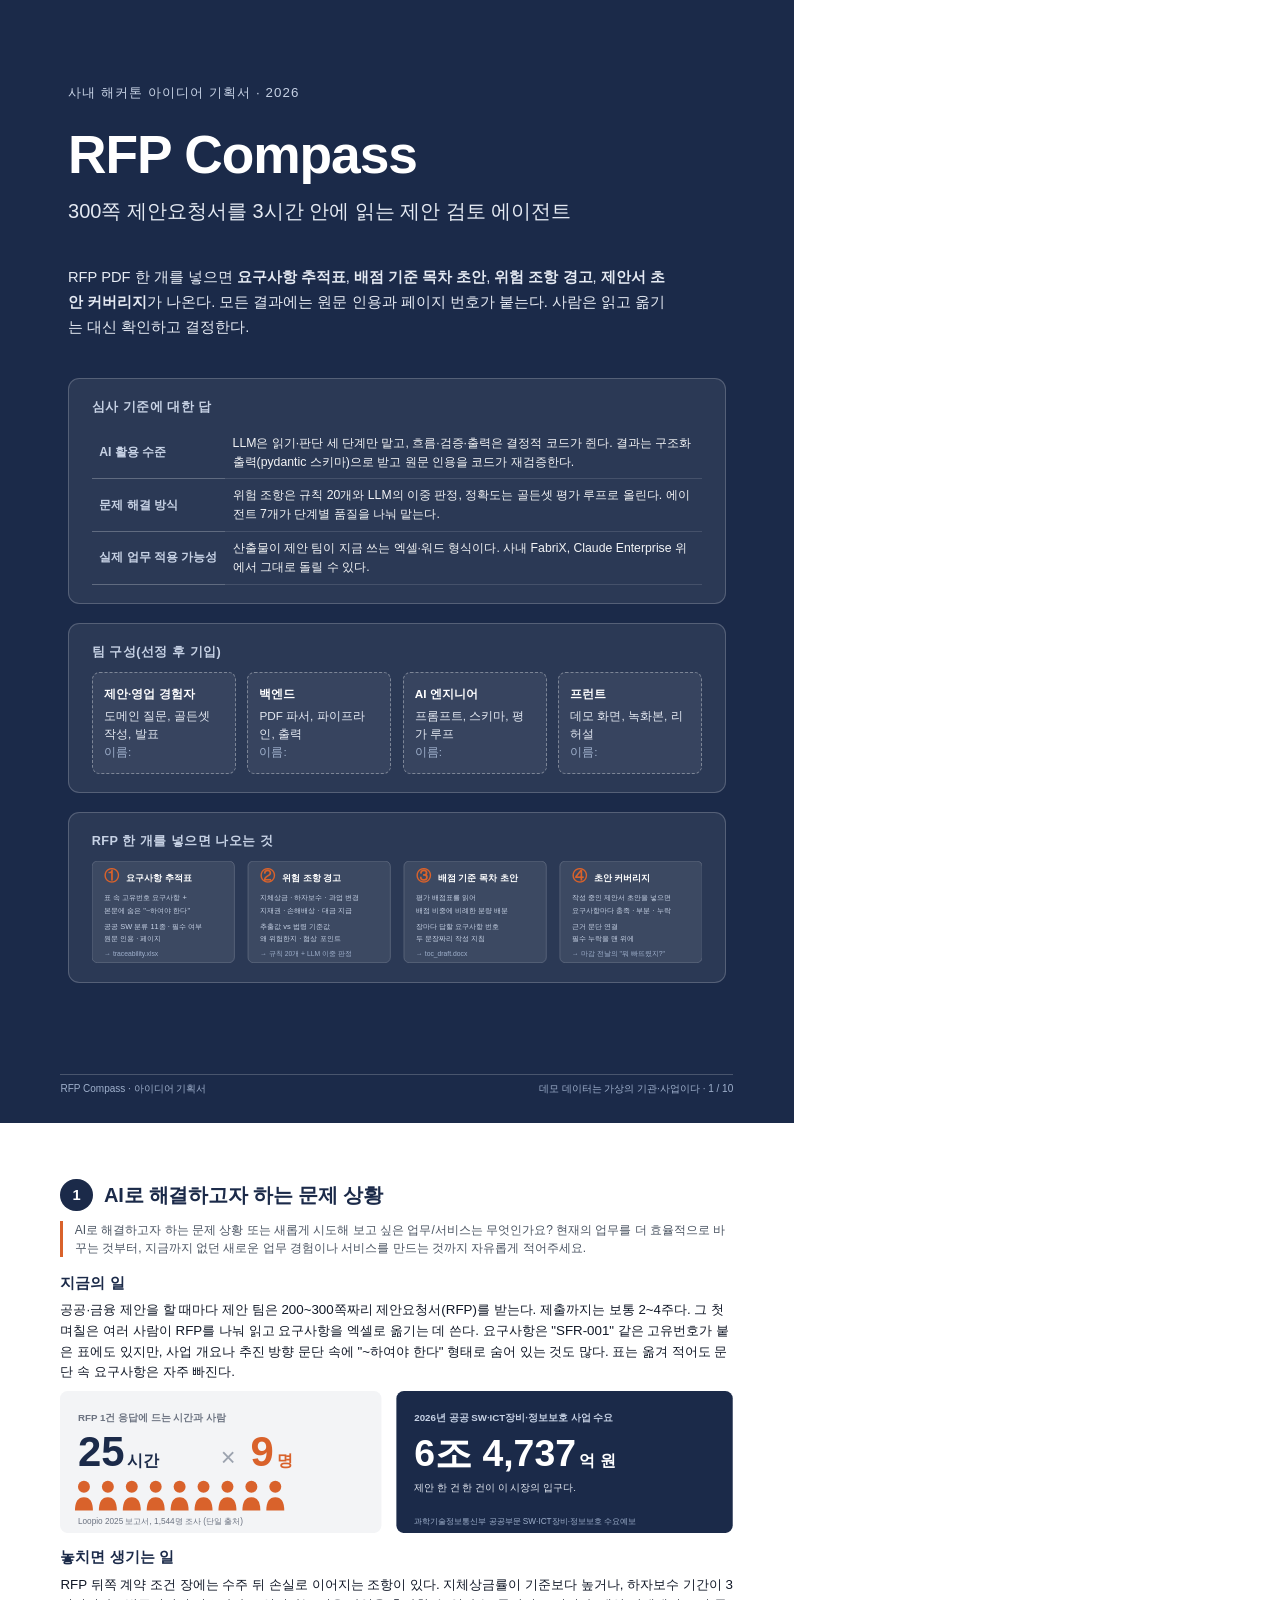
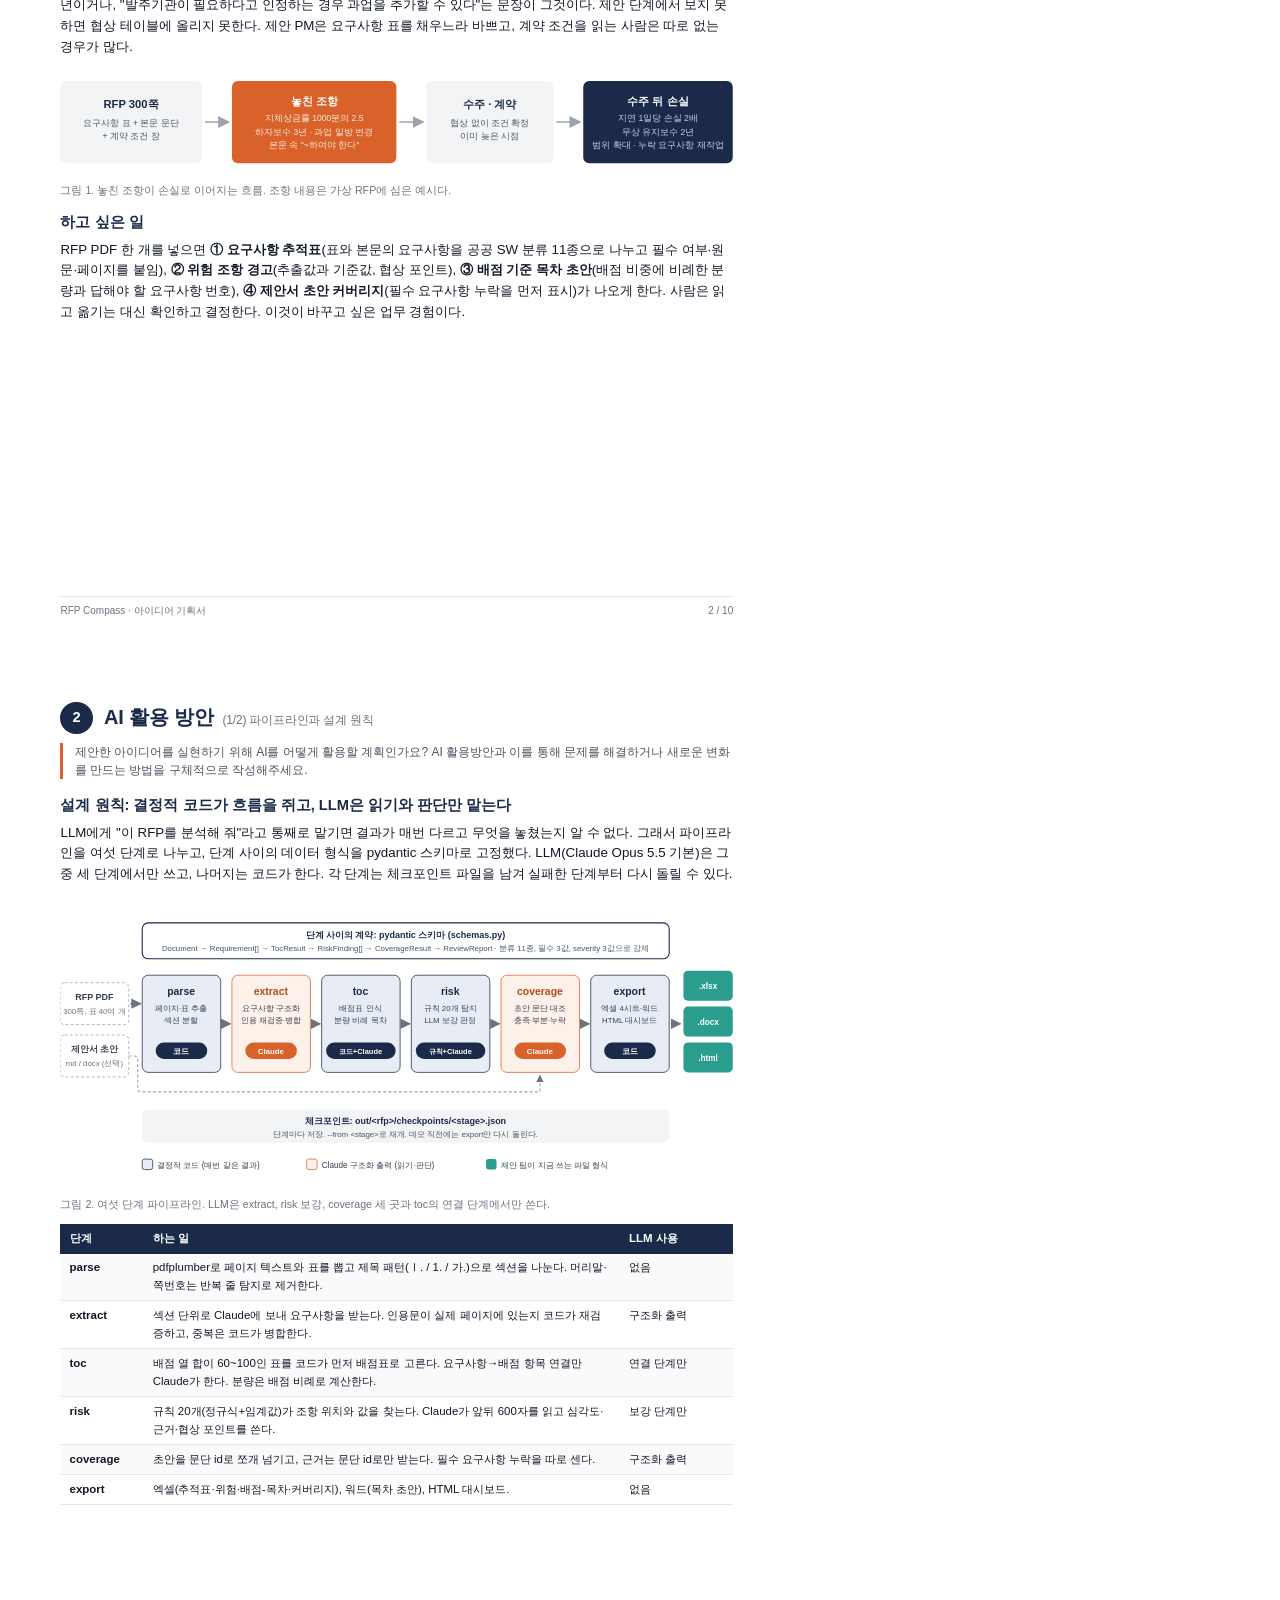
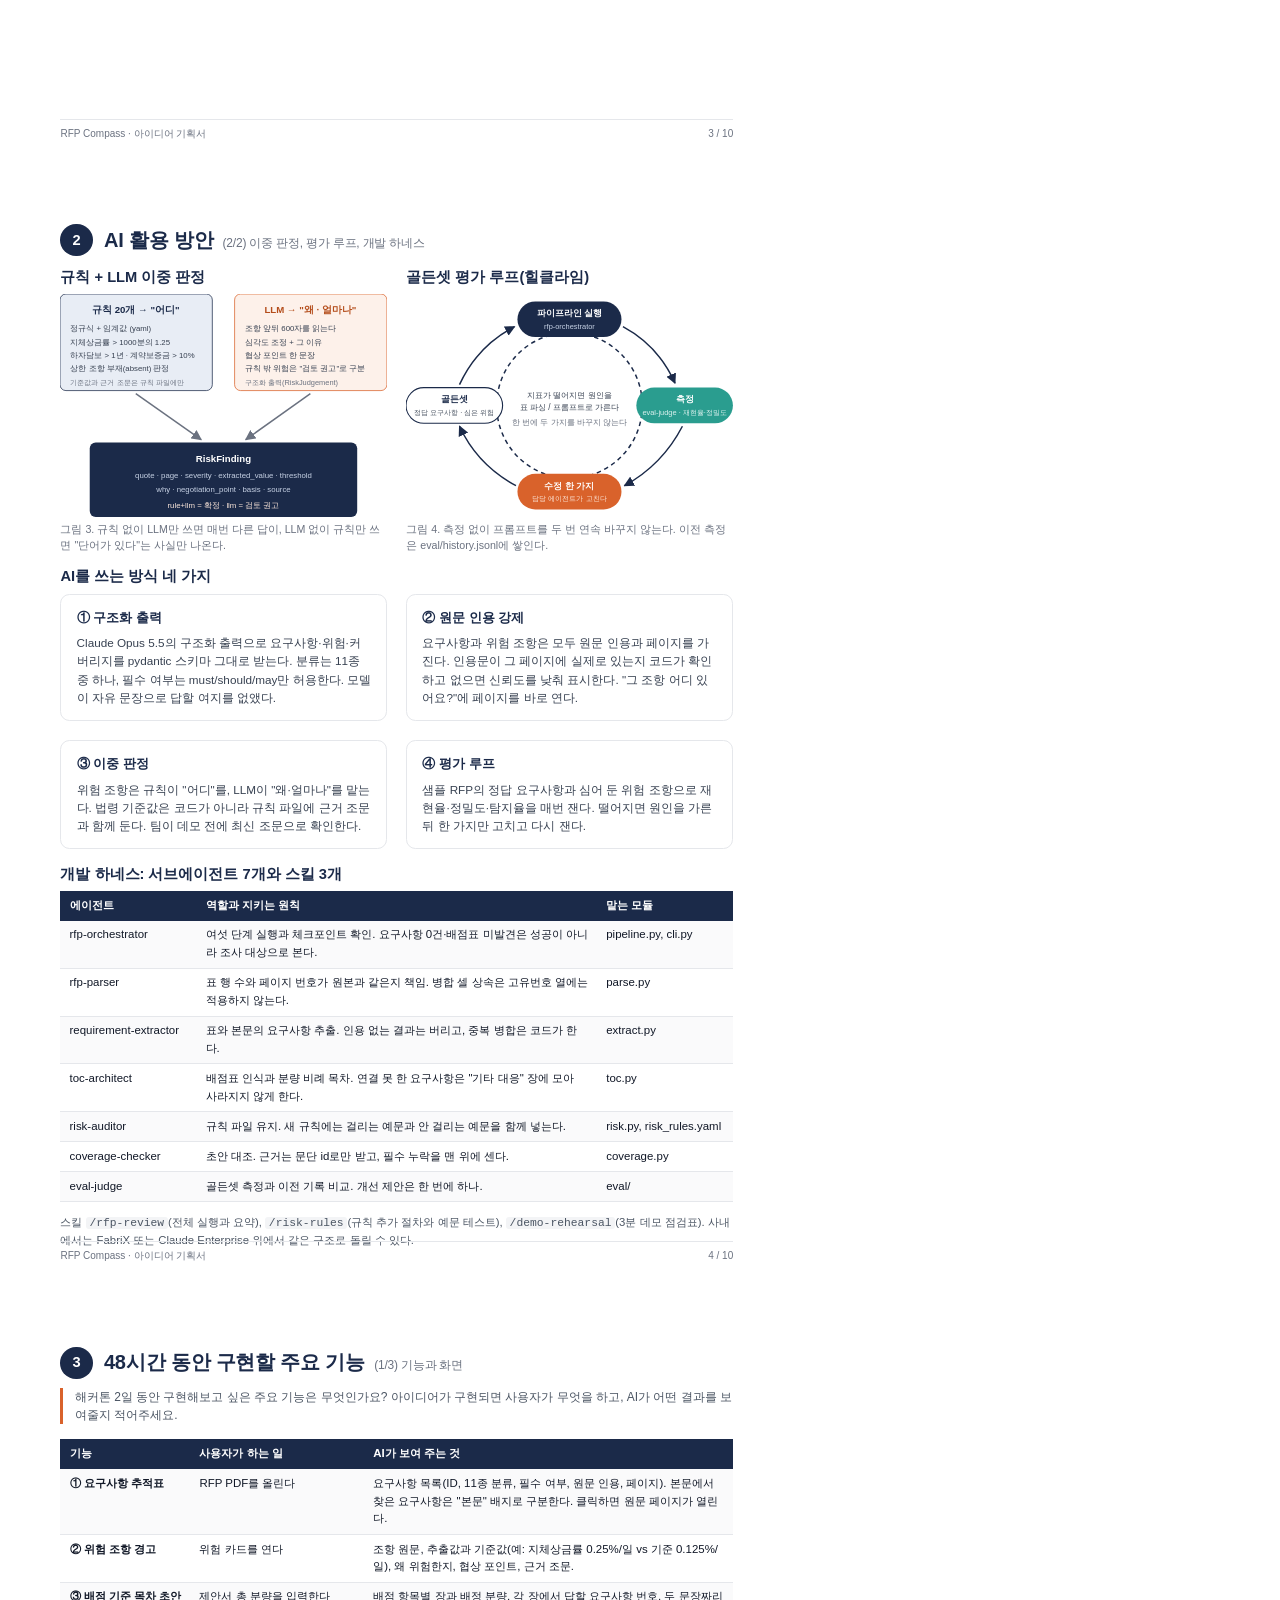
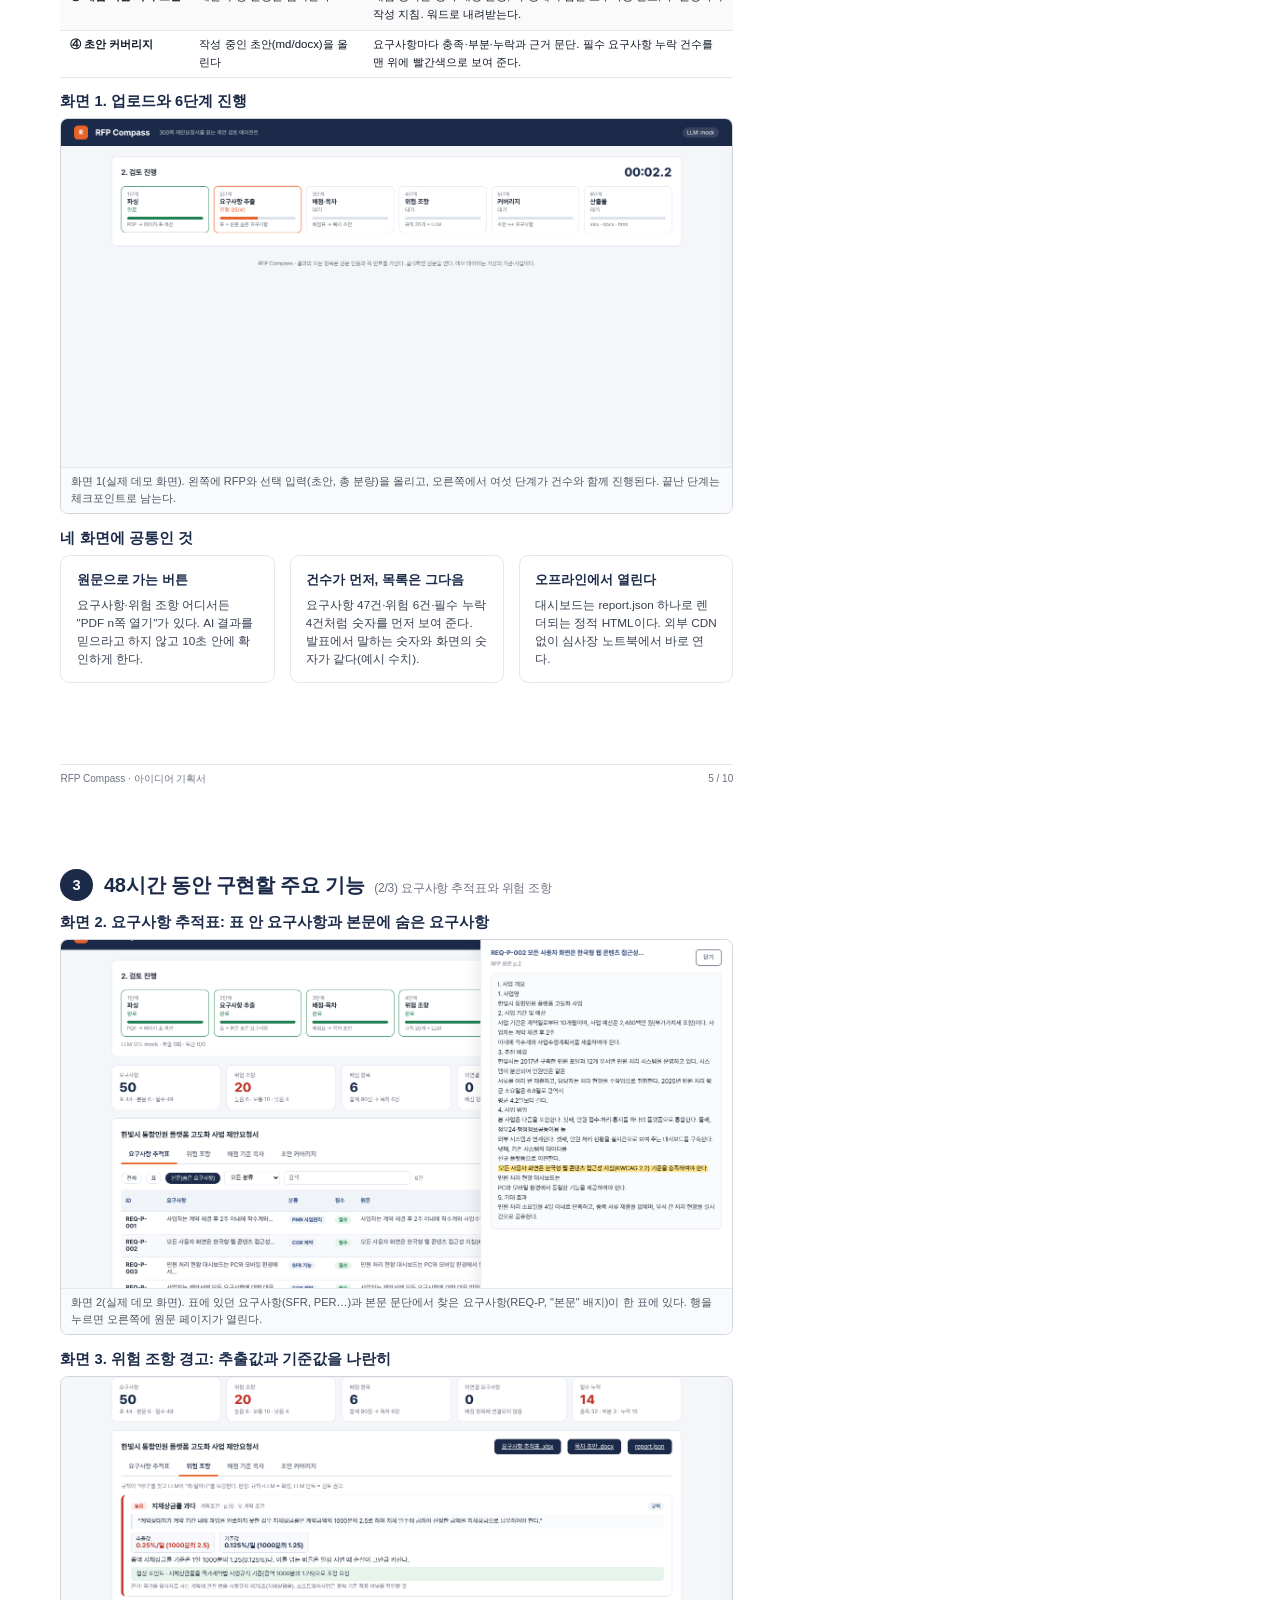
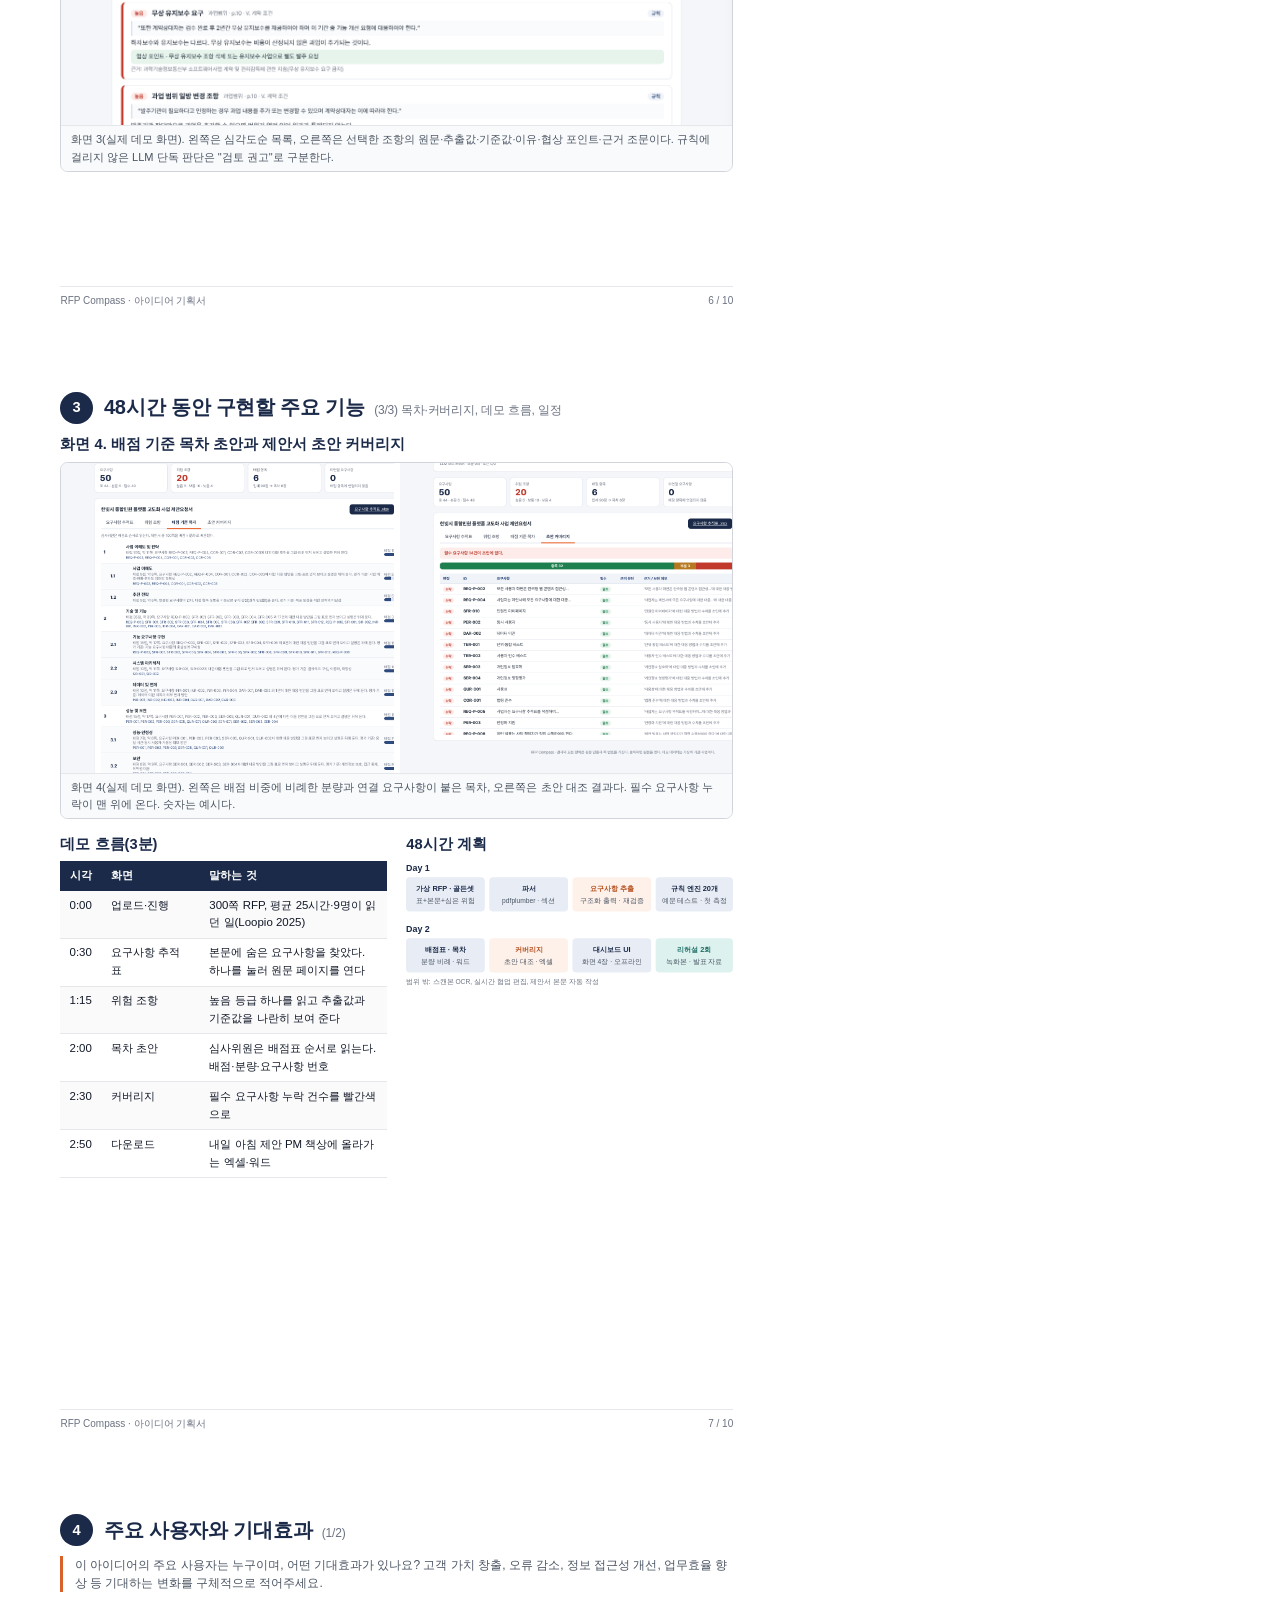
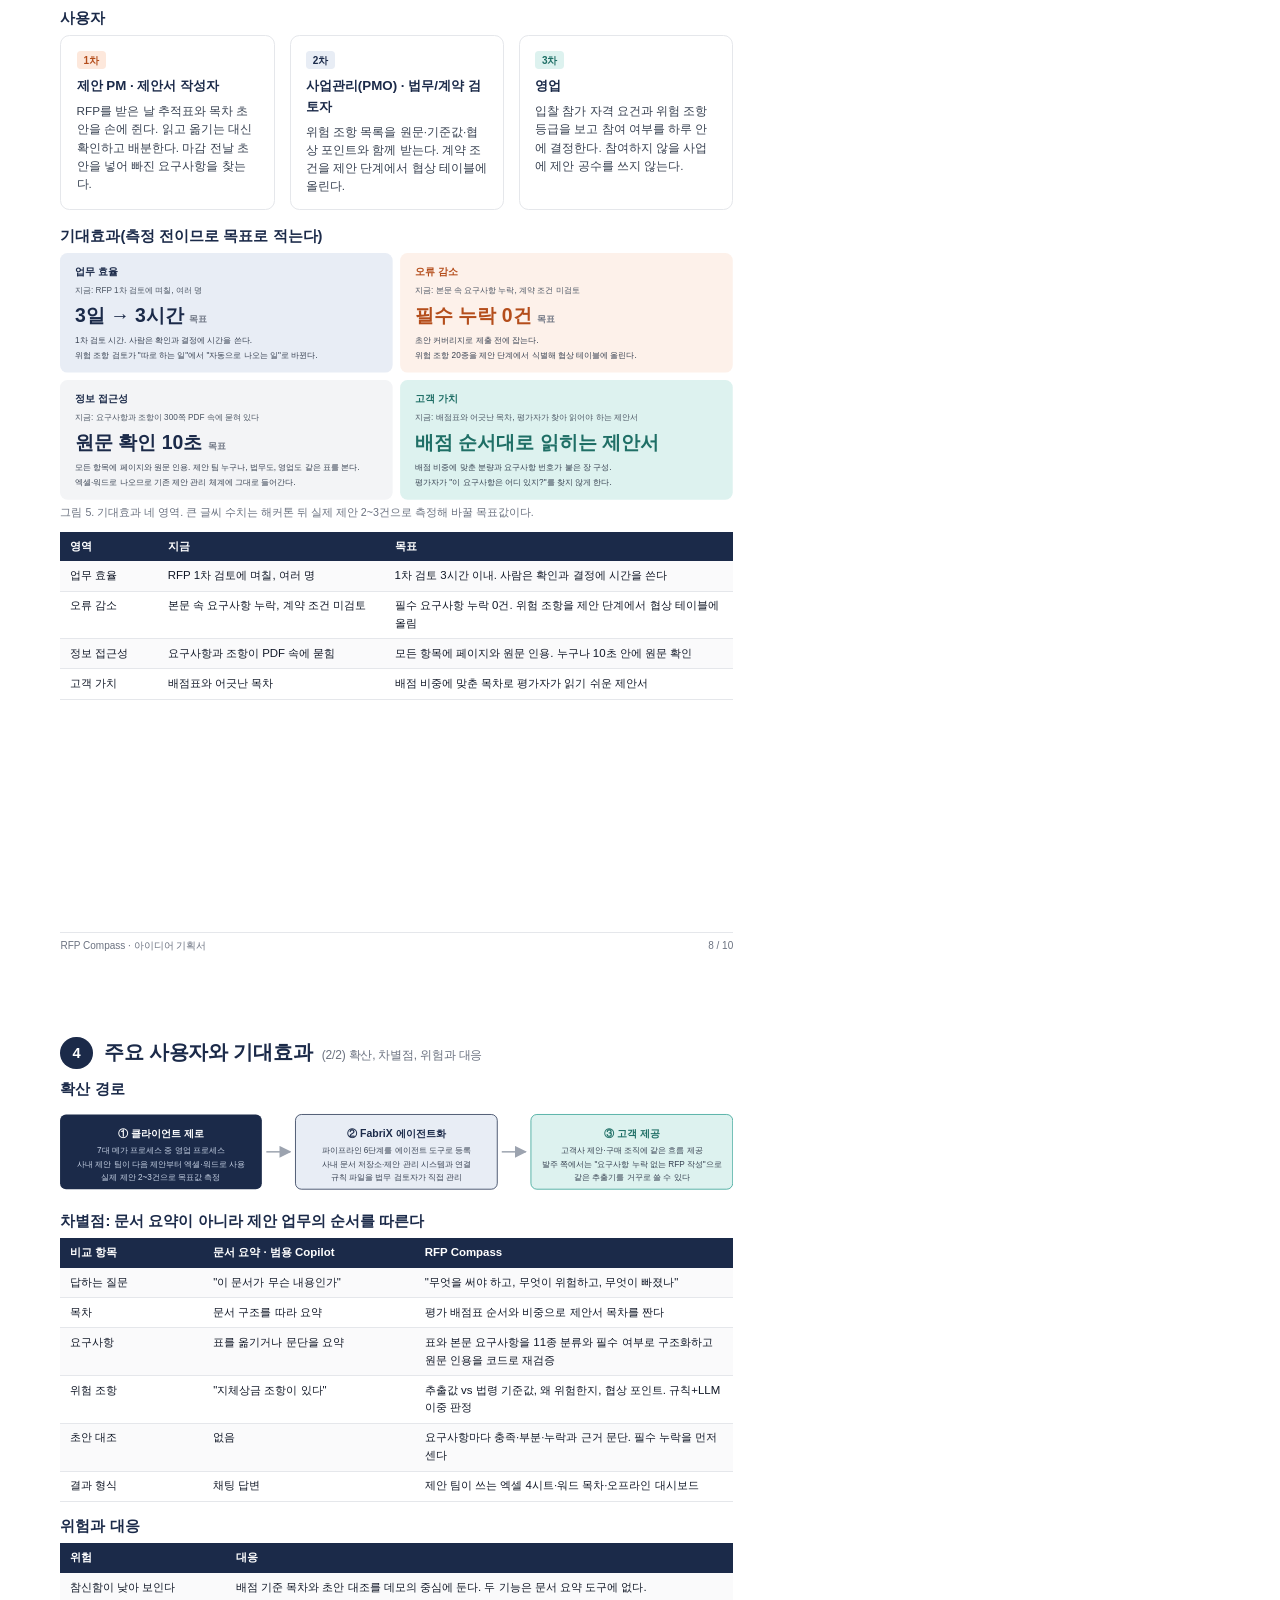
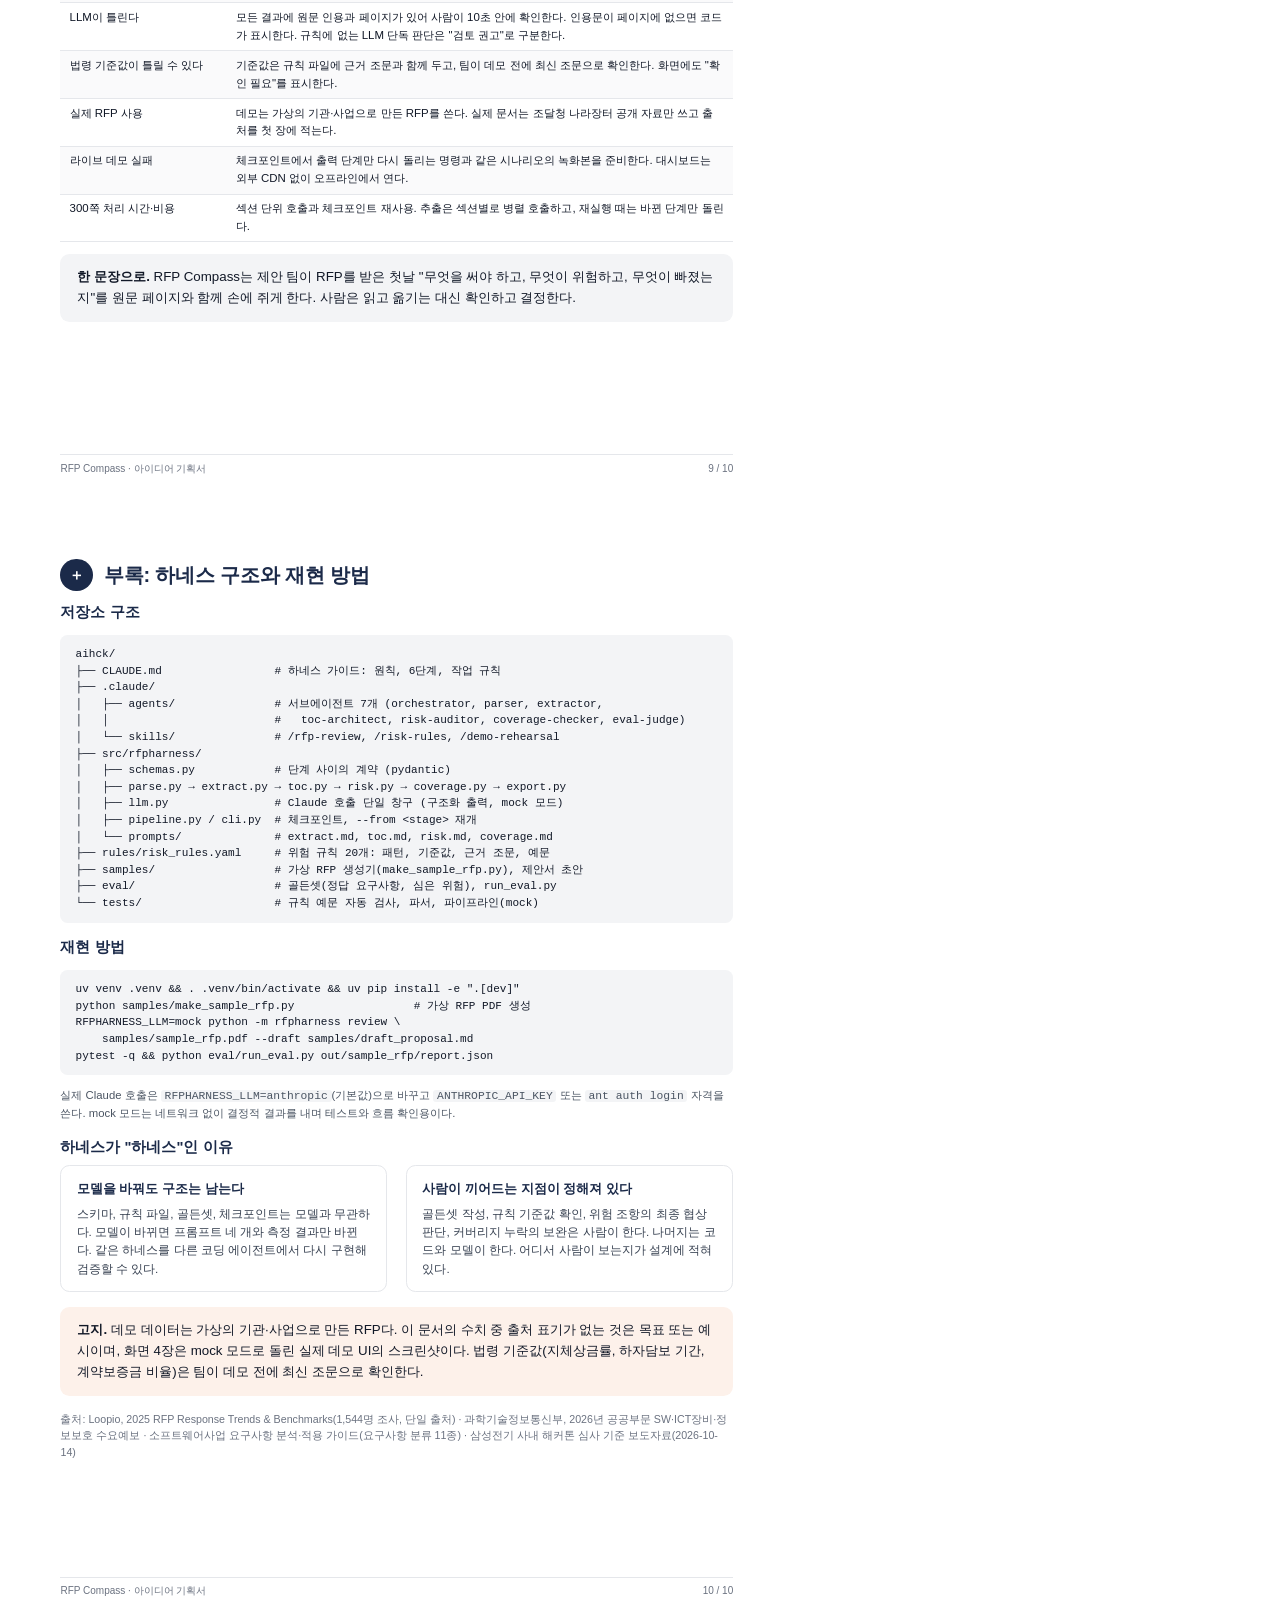
<file: docs/proposal/proposal.html>
<!doctype html>
<html lang="ko">
<head>
<meta charset="utf-8">
<title>RFP Compass 기획서</title>
<style>
@page { size: A4; margin: 0; }
* { box-sizing: border-box; }
html, body { margin: 0; padding: 0; background: #fff; color: #111827;
  font-family: Pretendard, 'Noto Sans KR', sans-serif; font-size: 10pt; line-height: 1.55; }
svg text { font-family: Pretendard, 'Noto Sans KR', sans-serif; }
.page { width: 210mm; height: 297mm; padding: 15mm 16mm 16mm; page-break-after: always; break-after: page;
  overflow: hidden; position: relative; background: #fff; }
.page:last-child { page-break-after: auto; break-after: auto; }
.footer { position: absolute; bottom: 7mm; left: 16mm; right: 16mm; display: flex; justify-content: space-between;
  font-size: 7.5pt; color: #6B7280; border-top: 1px solid #E5E7EB; padding-top: 1.5mm; }
h1, h2, h3, p, ul, ol, table, figure { margin: 0; }
p { margin-bottom: 2.2mm; }
ul, ol { padding-left: 5mm; margin-bottom: 2.2mm; }
li { margin-bottom: 0.8mm; }
.sec-head { display: flex; align-items: center; gap: 3mm; margin-bottom: 2.5mm; }
.sec-num { background: #1B2A49; color: #fff; width: 8.5mm; height: 8.5mm; border-radius: 50%; font-weight: 700;
  display: flex; align-items: center; justify-content: center; font-size: 11pt; flex: none; }
.sec-head h2 { font-size: 15pt; color: #1B2A49; letter-spacing: -0.01em; }
.sec-head .cont { font-size: 9pt; color: #6B7280; font-weight: 400; margin-left: 1mm; }
.q { font-size: 9pt; color: #4B5563; margin-bottom: 4mm; border-left: 3px solid #D9622B; padding-left: 3mm; line-height: 1.5; }
h3 { font-size: 11pt; color: #1B2A49; margin: 3.5mm 0 1.5mm; }
h3:first-of-type { margin-top: 0; }
table { border-collapse: collapse; width: 100%; font-size: 8.6pt; margin-bottom: 3mm; }
th { background: #1B2A49; color: #fff; text-align: left; padding: 1.6mm 2.4mm; font-weight: 600; }
td { border-bottom: 1px solid #E5E7EB; padding: 1.5mm 2.4mm; vertical-align: top; }
tr:nth-child(even) td { background: #FAFAFB; }
td.k, th.k { white-space: nowrap; }
.callout { background: #F3F4F6; border-radius: 2.5mm; padding: 3.5mm 4.5mm; margin-bottom: 3mm; }
.callout.accent { background: #FDF1EA; }
.two { display: grid; grid-template-columns: 1fr 1fr; gap: 5mm; }
.three { display: grid; grid-template-columns: 1fr 1fr 1fr; gap: 4mm; }
.card { border: 1px solid #E5E7EB; border-radius: 2.5mm; padding: 3.5mm 4mm; }
.card h4 { margin: 0 0 1.5mm; font-size: 10pt; color: #1B2A49; }
.card p { font-size: 8.8pt; color: #374151; margin: 0; }
.tag { display: inline-block; font-size: 7.5pt; padding: 0.3mm 1.8mm; border-radius: 1mm; background: #E8EDF5; color: #1B2A49; font-weight: 600; margin-right: 1mm; }
.tag.acc { background: #FDE8DC; color: #B44D1B; }
.tag.teal { background: #DDF2EF; color: #1F6F66; }
figure.screen { border: 1px solid #D1D5DB; border-radius: 2mm; overflow: hidden; margin-bottom: 3.5mm; background: #fff; }
figure.screen svg { display: block; width: 100%; height: auto; }
figure.screen .shots img { display: block; width: 100%; height: 92mm; object-fit: cover; object-position: top left; }
figure.screen .shots.two img { height: 82mm; }
figure.screen .shots.two { display: grid; grid-template-columns: 1fr 1fr; gap: 1.5mm; }
figcaption { font-size: 8.3pt; color: #4B5563; padding: 1.4mm 2.5mm; background: #F9FAFB; border-top: 1px solid #E5E7EB; }
.fig { margin-bottom: 3mm; }
.fig svg { display: block; width: 100%; height: auto; }
.fig .cap { font-size: 8pt; color: #6B7280; margin-top: 1mm; }
pre { font-family: 'JetBrains Mono', 'D2Coding', Menlo, Consolas, monospace; font-size: 8.3pt; background: #F3F4F6;
  border-radius: 2mm; padding: 3mm 4mm; line-height: 1.5; margin-bottom: 3mm; white-space: pre; overflow: hidden; }
code { font-family: Menlo, Consolas, monospace; font-size: 8.5pt; background: #F3F4F6; padding: 0 1mm; border-radius: 0.8mm; }
.small { font-size: 8.5pt; color: #4B5563; }
.src { color: #6B7280; font-size: 8pt; }

/* cover */
.cover { background: #1B2A49; color: #fff; padding: 22mm 18mm 16mm; }
.cover .kicker { font-size: 10pt; letter-spacing: 0.08em; color: #C7D2E5; text-transform: uppercase; }
.cover h1 { font-size: 40pt; line-height: 1.1; margin: 6mm 0 3mm; letter-spacing: -0.02em; }
.cover .sub { font-size: 15pt; color: #E5EAF3; margin-bottom: 10mm; font-weight: 500; }
.cover .lead { font-size: 11pt; color: #E5EAF3; line-height: 1.7; max-width: 160mm; margin-bottom: 10mm; }
.cover .box { background: rgba(255,255,255,0.07); border: 1px solid rgba(255,255,255,0.2); border-radius: 3mm; padding: 5mm 6mm; margin-bottom: 5mm; }
.cover .box h4 { margin: 0 0 2.5mm; font-size: 9.5pt; color: #C7D2E5; letter-spacing: 0.04em; }
.cover table { font-size: 9.2pt; margin: 0; }
.cover th { background: transparent; color: #C7D2E5; border-bottom: 1px solid rgba(255,255,255,0.25); padding: 1.5mm 2mm; }
.cover td { border-bottom: 1px solid rgba(255,255,255,0.12); color: #F3F4F6; padding: 1.8mm 2mm; background: transparent !important; }
.cover .roles { display: grid; grid-template-columns: repeat(4, 1fr); gap: 3mm; }
.cover .role { background: rgba(255,255,255,0.06); border: 1px dashed rgba(255,255,255,0.35); border-radius: 2mm; padding: 3mm; font-size: 8.8pt; color: #E5EAF3; min-height: 20mm; }
.cover .role b { display: block; color: #fff; margin-bottom: 1mm; }
.cover .role span { color: #9FB0CC; }
.cover .footer { color: #9FB0CC; border-top-color: rgba(255,255,255,0.2); }
</style>
</head>
<body>

<!-- ===================== 1. 표지 ===================== -->
<section class="page cover">
  <div class="kicker">사내 해커톤 아이디어 기획서 · 2026</div>
  <h1>RFP Compass</h1>
  <div class="sub">300쪽 제안요청서를 3시간 안에 읽는 제안 검토 에이전트</div>
  <p class="lead">RFP PDF 한 개를 넣으면 <b>요구사항 추적표</b>, <b>배점 기준 목차 초안</b>, <b>위험 조항 경고</b>, <b>제안서 초안 커버리지</b>가 나온다.
  모든 결과에는 원문 인용과 페이지 번호가 붙는다. 사람은 읽고 옮기는 대신 확인하고 결정한다.</p>

  <div class="box">
    <h4>심사 기준에 대한 답</h4>
    <table>
      <tr><th class="k" style="width:34mm">AI 활용 수준</th><td>LLM은 읽기·판단 세 단계만 맡고, 흐름·검증·출력은 결정적 코드가 쥔다. 결과는 구조화 출력(pydantic 스키마)으로 받고 원문 인용을 코드가 재검증한다.</td></tr>
      <tr><th class="k">문제 해결 방식</th><td>위험 조항은 규칙 20개와 LLM의 이중 판정, 정확도는 골든셋 평가 루프로 올린다. 에이전트 7개가 단계별 품질을 나눠 맡는다.</td></tr>
      <tr><th class="k">실제 업무 적용 가능성</th><td>산출물이 제안 팀이 지금 쓰는 엑셀·워드 형식이다. 사내 FabriX, Claude Enterprise 위에서 그대로 돌릴 수 있다.</td></tr>
    </table>
  </div>

  <div class="box">
    <h4>팀 구성(선정 후 기입)</h4>
    <div class="roles">
      <div class="role"><b>제안·영업 경험자</b>도메인 질문, 골든셋 작성, 발표<span><br>이름: </span></div>
      <div class="role"><b>백엔드</b>PDF 파서, 파이프라인, 출력<span><br>이름: </span></div>
      <div class="role"><b>AI 엔지니어</b>프롬프트, 스키마, 평가 루프<span><br>이름: </span></div>
      <div class="role"><b>프런트</b>데모 화면, 녹화본, 리허설<span><br>이름: </span></div>
    </div>
  </div>

  <div class="box">
    <h4>RFP 한 개를 넣으면 나오는 것</h4>
    <svg viewBox="0 0 900 150" xmlns="http://www.w3.org/2000/svg" style="display:block;width:100%;height:auto">
      <g>
        <rect x="0" y="0" width="210" height="150" rx="8" fill="rgba(255,255,255,0.08)" stroke="rgba(255,255,255,0.25)"/>
        <text x="18" y="30" font-size="22" fill="#D9622B" font-weight="800">①</text>
        <text x="50" y="30" font-size="14" fill="#fff" font-weight="700">요구사항 추적표</text>
        <text x="18" y="58" font-size="11" fill="#C7D2E5">표 속 고유번호 요구사항 +</text>
        <text x="18" y="76" font-size="11" fill="#C7D2E5">본문에 숨은 "~하여야 한다"</text>
        <text x="18" y="100" font-size="11" fill="#C7D2E5">공공 SW 분류 11종 · 필수 여부</text>
        <text x="18" y="118" font-size="11" fill="#C7D2E5">원문 인용 · 페이지</text>
        <text x="18" y="140" font-size="10" fill="#9FB0CC">→ traceability.xlsx</text>
      </g>
      <g transform="translate(230,0)">
        <rect x="0" y="0" width="210" height="150" rx="8" fill="rgba(255,255,255,0.08)" stroke="rgba(255,255,255,0.25)"/>
        <text x="18" y="30" font-size="22" fill="#D9622B" font-weight="800">②</text>
        <text x="50" y="30" font-size="14" fill="#fff" font-weight="700">위험 조항 경고</text>
        <text x="18" y="58" font-size="11" fill="#C7D2E5">지체상금 · 하자보수 · 과업 변경</text>
        <text x="18" y="76" font-size="11" fill="#C7D2E5">지재권 · 손해배상 · 대금 지급</text>
        <text x="18" y="100" font-size="11" fill="#C7D2E5">추출값 vs 법령 기준값</text>
        <text x="18" y="118" font-size="11" fill="#C7D2E5">왜 위험한지 · 협상 포인트</text>
        <text x="18" y="140" font-size="10" fill="#9FB0CC">→ 규칙 20개 + LLM 이중 판정</text>
      </g>
      <g transform="translate(460,0)">
        <rect x="0" y="0" width="210" height="150" rx="8" fill="rgba(255,255,255,0.08)" stroke="rgba(255,255,255,0.25)"/>
        <text x="18" y="30" font-size="22" fill="#D9622B" font-weight="800">③</text>
        <text x="50" y="30" font-size="14" fill="#fff" font-weight="700">배점 기준 목차 초안</text>
        <text x="18" y="58" font-size="11" fill="#C7D2E5">평가 배점표를 읽어</text>
        <text x="18" y="76" font-size="11" fill="#C7D2E5">배점 비중에 비례한 분량 배분</text>
        <text x="18" y="100" font-size="11" fill="#C7D2E5">장마다 답할 요구사항 번호</text>
        <text x="18" y="118" font-size="11" fill="#C7D2E5">두 문장짜리 작성 지침</text>
        <text x="18" y="140" font-size="10" fill="#9FB0CC">→ toc_draft.docx</text>
      </g>
      <g transform="translate(690,0)">
        <rect x="0" y="0" width="210" height="150" rx="8" fill="rgba(255,255,255,0.08)" stroke="rgba(255,255,255,0.25)"/>
        <text x="18" y="30" font-size="22" fill="#D9622B" font-weight="800">④</text>
        <text x="50" y="30" font-size="14" fill="#fff" font-weight="700">초안 커버리지</text>
        <text x="18" y="58" font-size="11" fill="#C7D2E5">작성 중인 제안서 초안을 넣으면</text>
        <text x="18" y="76" font-size="11" fill="#C7D2E5">요구사항마다 충족 · 부분 · 누락</text>
        <text x="18" y="100" font-size="11" fill="#C7D2E5">근거 문단 연결</text>
        <text x="18" y="118" font-size="11" fill="#C7D2E5">필수 누락을 맨 위에</text>
        <text x="18" y="140" font-size="10" fill="#9FB0CC">→ 마감 전날의 "뭐 빠뜨렸지?"</text>
      </g>
    </svg>
  </div>
  <div class="footer"><span>RFP Compass · 아이디어 기획서</span><span>데모 데이터는 가상의 기관·사업이다 · 1 / 10</span></div>
</section>

<!-- ===================== 2. 문제 상황 ===================== -->
<section class="page">
  <div class="sec-head"><div class="sec-num">1</div><h2>AI로 해결하고자 하는 문제 상황</h2></div>
  <p class="q">AI로 해결하고자 하는 문제 상황 또는 새롭게 시도해 보고 싶은 업무/서비스는 무엇인가요? 현재의 업무를 더 효율적으로 바꾸는 것부터, 지금까지 없던 새로운 업무 경험이나 서비스를 만드는 것까지 자유롭게 적어주세요.</p>

  <h3>지금의 일</h3>
  <p>공공·금융 제안을 할 때마다 제안 팀은 200~300쪽짜리 제안요청서(RFP)를 받는다. 제출까지는 보통 2~4주다. 그 첫 며칠은 여러 사람이 RFP를 나눠 읽고 요구사항을 엑셀로 옮기는 데 쓴다. 요구사항은 "SFR-001" 같은 고유번호가 붙은 표에도 있지만, 사업 개요나 추진 방향 문단 속에 "~하여야 한다" 형태로 숨어 있는 것도 많다. 표는 옮겨 적어도 문단 속 요구사항은 자주 빠진다.</p>

  <div class="fig">
    <svg viewBox="0 0 900 190" xmlns="http://www.w3.org/2000/svg">
      <!-- stat tile 1 -->
      <rect x="0" y="0" width="430" height="190" rx="10" fill="#F3F4F6"/>
      <text x="24" y="40" font-size="13" fill="#6B7280" font-weight="600">RFP 1건 응답에 드는 시간과 사람</text>
      <text x="24" y="100" font-size="56" fill="#1B2A49" font-weight="800">25<tspan font-size="22" font-weight="600" dx="4">시간</tspan></text>
      <text x="215" y="100" font-size="34" fill="#9CA3AF" font-weight="300">×</text>
      <text x="255" y="100" font-size="56" fill="#D9622B" font-weight="800">9<tspan font-size="22" font-weight="600" dx="4">명</tspan></text>
      <!-- 9 person icons -->
      <g fill="#D9622B">
        <g transform="translate(24,120)"><circle cx="8" cy="8" r="8"/><path d="M-4 40 Q-4 22 8 22 Q20 22 20 40 Z"/></g>
        <g transform="translate(56,120)"><circle cx="8" cy="8" r="8"/><path d="M-4 40 Q-4 22 8 22 Q20 22 20 40 Z"/></g>
        <g transform="translate(88,120)"><circle cx="8" cy="8" r="8"/><path d="M-4 40 Q-4 22 8 22 Q20 22 20 40 Z"/></g>
        <g transform="translate(120,120)"><circle cx="8" cy="8" r="8"/><path d="M-4 40 Q-4 22 8 22 Q20 22 20 40 Z"/></g>
        <g transform="translate(152,120)"><circle cx="8" cy="8" r="8"/><path d="M-4 40 Q-4 22 8 22 Q20 22 20 40 Z"/></g>
        <g transform="translate(184,120)"><circle cx="8" cy="8" r="8"/><path d="M-4 40 Q-4 22 8 22 Q20 22 20 40 Z"/></g>
        <g transform="translate(216,120)"><circle cx="8" cy="8" r="8"/><path d="M-4 40 Q-4 22 8 22 Q20 22 20 40 Z"/></g>
        <g transform="translate(248,120)"><circle cx="8" cy="8" r="8"/><path d="M-4 40 Q-4 22 8 22 Q20 22 20 40 Z"/></g>
        <g transform="translate(280,120)"><circle cx="8" cy="8" r="8"/><path d="M-4 40 Q-4 22 8 22 Q20 22 20 40 Z"/></g>
      </g>
      <text x="24" y="178" font-size="11" fill="#6B7280">Loopio 2025 보고서, 1,544명 조사 (단일 출처)</text>
      <!-- stat tile 2 -->
      <rect x="450" y="0" width="450" height="190" rx="10" fill="#1B2A49"/>
      <text x="474" y="40" font-size="13" fill="#C7D2E5" font-weight="600">2026년 공공 SW·ICT장비·정보보호 사업 수요</text>
      <text x="474" y="100" font-size="50" fill="#fff" font-weight="800">6조 4,737<tspan font-size="22" font-weight="600" dx="4">억 원</tspan></text>
      <text x="474" y="134" font-size="13" fill="#E5EAF3">제안 한 건 한 건이 이 시장의 입구다.</text>
      <text x="474" y="178" font-size="11" fill="#9FB0CC">과학기술정보통신부 공공부문 SW·ICT장비·정보보호 수요예보</text>
    </svg>
  </div>

  <h3>놓치면 생기는 일</h3>
  <p>RFP 뒤쪽 계약 조건 장에는 수주 뒤 손실로 이어지는 조항이 있다. 지체상금률이 기준보다 높거나, 하자보수 기간이 3년이거나, "발주기관이 필요하다고 인정하는 경우 과업을 추가할 수 있다"는 문장이 그것이다. 제안 단계에서 보지 못하면 협상 테이블에 올리지 못한다. 제안 PM은 요구사항 표를 채우느라 바쁘고, 계약 조건을 읽는 사람은 따로 없는 경우가 많다.</p>

  <div class="fig">
    <svg viewBox="0 0 900 150" xmlns="http://www.w3.org/2000/svg">
      <defs><marker id="arr" viewBox="0 0 10 10" refX="9" refY="5" markerWidth="8" markerHeight="8" orient="auto"><path d="M0 0 L10 5 L0 10 z" fill="#9CA3AF"/></marker></defs>
      <!-- box 1 -->
      <rect x="0" y="20" width="190" height="110" rx="8" fill="#F3F4F6"/>
      <text x="95" y="56" font-size="15" fill="#1B2A49" font-weight="700" text-anchor="middle">RFP 300쪽</text>
      <text x="95" y="80" font-size="11.5" fill="#4B5563" text-anchor="middle">요구사항 표 + 본문 문단</text>
      <text x="95" y="98" font-size="11.5" fill="#4B5563" text-anchor="middle">+ 계약 조건 장</text>
      <line x1="194" y1="75" x2="226" y2="75" stroke="#9CA3AF" stroke-width="2" marker-end="url(#arr)"/>
      <!-- box 2 accent -->
      <rect x="230" y="20" width="220" height="110" rx="8" fill="#D9622B"/>
      <text x="340" y="52" font-size="15" fill="#fff" font-weight="700" text-anchor="middle">놓친 조항</text>
      <text x="340" y="74" font-size="11.5" fill="#FDE8DC" text-anchor="middle">지체상금률 1000분의 2.5</text>
      <text x="340" y="92" font-size="11.5" fill="#FDE8DC" text-anchor="middle">하자보수 3년 · 과업 일방 변경</text>
      <text x="340" y="110" font-size="11.5" fill="#FDE8DC" text-anchor="middle">본문 속 "~하여야 한다"</text>
      <line x1="454" y1="75" x2="486" y2="75" stroke="#9CA3AF" stroke-width="2" marker-end="url(#arr)"/>
      <!-- box 3 -->
      <rect x="490" y="20" width="170" height="110" rx="8" fill="#F3F4F6"/>
      <text x="575" y="56" font-size="15" fill="#1B2A49" font-weight="700" text-anchor="middle">수주 · 계약</text>
      <text x="575" y="80" font-size="11.5" fill="#4B5563" text-anchor="middle">협상 없이 조건 확정</text>
      <text x="575" y="98" font-size="11.5" fill="#4B5563" text-anchor="middle">이미 늦은 시점</text>
      <line x1="664" y1="75" x2="696" y2="75" stroke="#9CA3AF" stroke-width="2" marker-end="url(#arr)"/>
      <!-- box 4 -->
      <rect x="700" y="20" width="200" height="110" rx="8" fill="#1B2A49"/>
      <text x="800" y="52" font-size="15" fill="#fff" font-weight="700" text-anchor="middle">수주 뒤 손실</text>
      <text x="800" y="74" font-size="11.5" fill="#C7D2E5" text-anchor="middle">지연 1일당 손실 2배</text>
      <text x="800" y="92" font-size="11.5" fill="#C7D2E5" text-anchor="middle">무상 유지보수 2년</text>
      <text x="800" y="110" font-size="11.5" fill="#C7D2E5" text-anchor="middle">범위 확대 · 누락 요구사항 재작업</text>
    </svg>
    <div class="cap">그림 1. 놓친 조항이 손실로 이어지는 흐름. 조항 내용은 가상 RFP에 심은 예시다.</div>
  </div>

  <h3>하고 싶은 일</h3>
  <p>RFP PDF 한 개를 넣으면 <b>① 요구사항 추적표</b>(표와 본문의 요구사항을 공공 SW 분류 11종으로 나누고 필수 여부·원문·페이지를 붙임), <b>② 위험 조항 경고</b>(추출값과 기준값, 협상 포인트), <b>③ 배점 기준 목차 초안</b>(배점 비중에 비례한 분량과 답해야 할 요구사항 번호), <b>④ 제안서 초안 커버리지</b>(필수 요구사항 누락을 먼저 표시)가 나오게 한다. 사람은 읽고 옮기는 대신 확인하고 결정한다. 이것이 바꾸고 싶은 업무 경험이다.</p>
  <div class="footer"><span>RFP Compass · 아이디어 기획서</span><span>2 / 10</span></div>
</section>

<!-- ===================== 3. AI 활용 방안 (1) ===================== -->
<section class="page">
  <div class="sec-head"><div class="sec-num">2</div><h2>AI 활용 방안 <span class="cont">(1/2) 파이프라인과 설계 원칙</span></h2></div>
  <p class="q">제안한 아이디어를 실현하기 위해 AI를 어떻게 활용할 계획인가요? AI 활용방안과 이를 통해 문제를 해결하거나 새로운 변화를 만드는 방법을 구체적으로 작성해주세요.</p>

  <h3>설계 원칙: 결정적 코드가 흐름을 쥐고, LLM은 읽기와 판단만 맡는다</h3>
  <p>LLM에게 "이 RFP를 분석해 줘"라고 통째로 맡기면 결과가 매번 다르고 무엇을 놓쳤는지 알 수 없다. 그래서 파이프라인을 여섯 단계로 나누고, 단계 사이의 데이터 형식을 pydantic 스키마로 고정했다. LLM(Claude Opus 5.5 기본)은 그중 세 단계에서만 쓰고, 나머지는 코드가 한다. 각 단계는 체크포인트 파일을 남겨 실패한 단계부터 다시 돌릴 수 있다.</p>

  <div class="fig">
    <svg viewBox="0 0 900 400" xmlns="http://www.w3.org/2000/svg">
      <defs><marker id="arr2" viewBox="0 0 10 10" refX="9" refY="5" markerWidth="7" markerHeight="7" orient="auto"><path d="M0 0 L10 5 L0 10 z" fill="#6B7280"/></marker></defs>
      <!-- inputs -->
      <g>
        <rect x="0" y="120" width="92" height="56" rx="6" fill="#fff" stroke="#9CA3AF" stroke-dasharray="4 3"/>
        <text x="46" y="143" font-size="12" fill="#374151" text-anchor="middle" font-weight="600">RFP PDF</text>
        <text x="46" y="162" font-size="10.5" fill="#6B7280" text-anchor="middle">300쪽, 표 40여 개</text>
        <rect x="0" y="190" width="92" height="56" rx="6" fill="#fff" stroke="#9CA3AF" stroke-dasharray="4 3"/>
        <text x="46" y="213" font-size="12" fill="#374151" text-anchor="middle" font-weight="600">제안서 초안</text>
        <text x="46" y="232" font-size="10.5" fill="#6B7280" text-anchor="middle">md / docx (선택)</text>
      </g>
      <!-- stage boxes: x from 110, width 105, gap 15 -->
      <g font-size="12">
        <!-- parse -->
        <rect x="110" y="110" width="105" height="130" rx="8" fill="#E8EDF5" stroke="#1B2A49"/>
        <text x="162" y="136" fill="#1B2A49" text-anchor="middle" font-weight="700" font-size="14">parse</text>
        <text x="162" y="158" fill="#374151" text-anchor="middle" font-size="10.5">페이지·표 추출</text>
        <text x="162" y="174" fill="#374151" text-anchor="middle" font-size="10.5">섹션 분할</text>
        <rect x="128" y="200" width="69" height="22" rx="11" fill="#1B2A49"/>
        <text x="162" y="215" fill="#fff" text-anchor="middle" font-size="10.5" font-weight="600">코드</text>
        <!-- extract -->
        <rect x="230" y="110" width="105" height="130" rx="8" fill="#FDF1EA" stroke="#D9622B"/>
        <text x="282" y="136" fill="#B44D1B" text-anchor="middle" font-weight="700" font-size="14">extract</text>
        <text x="282" y="158" fill="#374151" text-anchor="middle" font-size="10.5">요구사항 구조화</text>
        <text x="282" y="174" fill="#374151" text-anchor="middle" font-size="10.5">인용 재검증·병합</text>
        <rect x="248" y="200" width="69" height="22" rx="11" fill="#D9622B"/>
        <text x="282" y="215" fill="#fff" text-anchor="middle" font-size="10.5" font-weight="600">Claude</text>
        <!-- toc -->
        <rect x="350" y="110" width="105" height="130" rx="8" fill="#E8EDF5" stroke="#1B2A49"/>
        <text x="402" y="136" fill="#1B2A49" text-anchor="middle" font-weight="700" font-size="14">toc</text>
        <text x="402" y="158" fill="#374151" text-anchor="middle" font-size="10.5">배점표 인식</text>
        <text x="402" y="174" fill="#374151" text-anchor="middle" font-size="10.5">분량 비례 목차</text>
        <rect x="356" y="200" width="93" height="22" rx="11" fill="#1B2A49"/>
        <text x="402" y="215" fill="#fff" text-anchor="middle" font-size="10" font-weight="600">코드+Claude</text>
        <!-- risk -->
        <rect x="470" y="110" width="105" height="130" rx="8" fill="#E8EDF5" stroke="#1B2A49"/>
        <text x="522" y="136" fill="#1B2A49" text-anchor="middle" font-weight="700" font-size="14">risk</text>
        <text x="522" y="158" fill="#374151" text-anchor="middle" font-size="10.5">규칙 20개 탐지</text>
        <text x="522" y="174" fill="#374151" text-anchor="middle" font-size="10.5">LLM 보강 판정</text>
        <rect x="476" y="200" width="93" height="22" rx="11" fill="#1B2A49"/>
        <text x="522" y="215" fill="#fff" text-anchor="middle" font-size="10" font-weight="600">규칙+Claude</text>
        <!-- coverage -->
        <rect x="590" y="110" width="105" height="130" rx="8" fill="#FDF1EA" stroke="#D9622B"/>
        <text x="642" y="136" fill="#B44D1B" text-anchor="middle" font-weight="700" font-size="14">coverage</text>
        <text x="642" y="158" fill="#374151" text-anchor="middle" font-size="10.5">초안 문단 대조</text>
        <text x="642" y="174" fill="#374151" text-anchor="middle" font-size="10.5">충족·부분·누락</text>
        <rect x="608" y="200" width="69" height="22" rx="11" fill="#D9622B"/>
        <text x="642" y="215" fill="#fff" text-anchor="middle" font-size="10.5" font-weight="600">Claude</text>
        <!-- export -->
        <rect x="710" y="110" width="105" height="130" rx="8" fill="#E8EDF5" stroke="#1B2A49"/>
        <text x="762" y="136" fill="#1B2A49" text-anchor="middle" font-weight="700" font-size="14">export</text>
        <text x="762" y="158" fill="#374151" text-anchor="middle" font-size="10.5">엑셀 4시트·워드</text>
        <text x="762" y="174" fill="#374151" text-anchor="middle" font-size="10.5">HTML 대시보드</text>
        <rect x="728" y="200" width="69" height="22" rx="11" fill="#1B2A49"/>
        <text x="762" y="215" fill="#fff" text-anchor="middle" font-size="10.5" font-weight="600">코드</text>
      </g>
      <!-- arrows between stages -->
      <g stroke="#6B7280" stroke-width="2" marker-end="url(#arr2)">
        <line x1="94" y1="148" x2="108" y2="148"/>
        <line x1="217" y1="175" x2="228" y2="175"/>
        <line x1="337" y1="175" x2="348" y2="175"/>
        <line x1="457" y1="175" x2="468" y2="175"/>
        <line x1="577" y1="175" x2="588" y2="175"/>
        <line x1="697" y1="175" x2="708" y2="175"/>
        <line x1="817" y1="175" x2="830" y2="175"/>
      </g>
      <!-- draft arrow to coverage -->
      <path d="M92 218 L100 218 Q104 218 104 222 L104 262 Q104 266 108 266 L642 266 L642 244" fill="none" stroke="#9CA3AF" stroke-width="1.5" stroke-dasharray="4 3" marker-end="url(#arr2)"/>
      <!-- outputs -->
      <g>
        <rect x="834" y="104" width="66" height="40" rx="6" fill="#2A9D8F"/>
        <text x="867" y="129" font-size="11" fill="#fff" text-anchor="middle" font-weight="600">.xlsx</text>
        <rect x="834" y="152" width="66" height="40" rx="6" fill="#2A9D8F"/>
        <text x="867" y="177" font-size="11" fill="#fff" text-anchor="middle" font-weight="600">.docx</text>
        <rect x="834" y="200" width="66" height="40" rx="6" fill="#2A9D8F"/>
        <text x="867" y="225" font-size="11" fill="#fff" text-anchor="middle" font-weight="600">.html</text>
      </g>
      <!-- schema band above -->
      <rect x="110" y="40" width="705" height="48" rx="8" fill="#fff" stroke="#1B2A49" stroke-width="1.5"/>
      <text x="462" y="60" font-size="12" fill="#1B2A49" text-anchor="middle" font-weight="700">단계 사이의 계약: pydantic 스키마 (schemas.py)</text>
      <text x="462" y="78" font-size="10.5" fill="#4B5563" text-anchor="middle">Document → Requirement[] → TocResult → RiskFinding[] → CoverageResult → ReviewReport  ·  분류 11종, 필수 3값, severity 3값으로 강제</text>
      <!-- checkpoint band below -->
      <rect x="110" y="290" width="705" height="44" rx="8" fill="#F3F4F6"/>
      <text x="462" y="309" font-size="12" fill="#1B2A49" text-anchor="middle" font-weight="700">체크포인트: out/&lt;rfp&gt;/checkpoints/&lt;stage&gt;.json</text>
      <text x="462" y="326" font-size="10.5" fill="#4B5563" text-anchor="middle">단계마다 저장. --from &lt;stage&gt;로 재개. 데모 직전에는 export만 다시 돌린다.</text>
      <!-- legend -->
      <rect x="110" y="356" width="14" height="14" rx="3" fill="#E8EDF5" stroke="#1B2A49"/><text x="130" y="368" font-size="11" fill="#374151">결정적 코드 (매번 같은 결과)</text>
      <rect x="330" y="356" width="14" height="14" rx="3" fill="#FDF1EA" stroke="#D9622B"/><text x="350" y="368" font-size="11" fill="#374151">Claude 구조화 출력 (읽기·판단)</text>
      <rect x="570" y="356" width="14" height="14" rx="3" fill="#2A9D8F"/><text x="590" y="368" font-size="11" fill="#374151">제안 팀이 지금 쓰는 파일 형식</text>
    </svg>
    <div class="cap">그림 2. 여섯 단계 파이프라인. LLM은 extract, risk 보강, coverage 세 곳과 toc의 연결 단계에서만 쓴다.</div>
  </div>

  <table>
    <tr><th class="k" style="width:22mm">단계</th><th>하는 일</th><th class="k" style="width:30mm">LLM 사용</th></tr>
    <tr><td class="k"><b>parse</b></td><td>pdfplumber로 페이지 텍스트와 표를 뽑고 제목 패턴(Ⅰ. / 1. / 가.)으로 섹션을 나눈다. 머리말·쪽번호는 반복 줄 탐지로 제거한다.</td><td>없음</td></tr>
    <tr><td class="k"><b>extract</b></td><td>섹션 단위로 Claude에 보내 요구사항을 받는다. 인용문이 실제 페이지에 있는지 코드가 재검증하고, 중복은 코드가 병합한다.</td><td>구조화 출력</td></tr>
    <tr><td class="k"><b>toc</b></td><td>배점 열 합이 60~100인 표를 코드가 먼저 배점표로 고른다. 요구사항→배점 항목 연결만 Claude가 한다. 분량은 배점 비례로 계산한다.</td><td>연결 단계만</td></tr>
    <tr><td class="k"><b>risk</b></td><td>규칙 20개(정규식+임계값)가 조항 위치와 값을 찾는다. Claude가 앞뒤 600자를 읽고 심각도·근거·협상 포인트를 쓴다.</td><td>보강 단계만</td></tr>
    <tr><td class="k"><b>coverage</b></td><td>초안을 문단 id로 쪼개 넘기고, 근거는 문단 id로만 받는다. 필수 요구사항 누락을 따로 센다.</td><td>구조화 출력</td></tr>
    <tr><td class="k"><b>export</b></td><td>엑셀(추적표·위험·배점-목차·커버리지), 워드(목차 초안), HTML 대시보드.</td><td>없음</td></tr>
  </table>
  <div class="footer"><span>RFP Compass · 아이디어 기획서</span><span>3 / 10</span></div>
</section>

<!-- ===================== 4. AI 활용 방안 (2) ===================== -->
<section class="page">
  <div class="sec-head"><div class="sec-num">2</div><h2>AI 활용 방안 <span class="cont">(2/2) 이중 판정, 평가 루프, 개발 하네스</span></h2></div>

  <div class="two">
    <div class="fig">
      <h3>규칙 + LLM 이중 판정</h3>
      <svg viewBox="0 0 440 300" xmlns="http://www.w3.org/2000/svg">
        <defs><marker id="arr3" viewBox="0 0 10 10" refX="9" refY="5" markerWidth="7" markerHeight="7" orient="auto"><path d="M0 0 L10 5 L0 10 z" fill="#6B7280"/></marker></defs>
        <rect x="0" y="0" width="205" height="130" rx="8" fill="#E8EDF5" stroke="#1B2A49"/>
        <text x="102" y="26" font-size="13" fill="#1B2A49" font-weight="700" text-anchor="middle">규칙 20개 → "어디"</text>
        <text x="14" y="50" font-size="10.5" fill="#374151">정규식 + 임계값 (yaml)</text>
        <text x="14" y="68" font-size="10.5" fill="#374151">지체상금률 &gt; 1000분의 1.25</text>
        <text x="14" y="86" font-size="10.5" fill="#374151">하자담보 &gt; 1년 · 계약보증금 &gt; 10%</text>
        <text x="14" y="104" font-size="10.5" fill="#374151">상한 조항 부재(absent) 판정</text>
        <text x="14" y="122" font-size="10" fill="#6B7280">기준값과 근거 조문은 규칙 파일에만</text>
        <rect x="235" y="0" width="205" height="130" rx="8" fill="#FDF1EA" stroke="#D9622B"/>
        <text x="337" y="26" font-size="13" fill="#B44D1B" font-weight="700" text-anchor="middle">LLM → "왜 · 얼마나"</text>
        <text x="249" y="50" font-size="10.5" fill="#374151">조항 앞뒤 600자를 읽는다</text>
        <text x="249" y="68" font-size="10.5" fill="#374151">심각도 조정 + 그 이유</text>
        <text x="249" y="86" font-size="10.5" fill="#374151">협상 포인트 한 문장</text>
        <text x="249" y="104" font-size="10.5" fill="#374151">규칙 밖 위험은 "검토 권고"로 구분</text>
        <text x="249" y="122" font-size="10" fill="#6B7280">구조화 출력(RiskJudgement)</text>
        <line x1="102" y1="134" x2="190" y2="196" stroke="#6B7280" stroke-width="2" marker-end="url(#arr3)"/>
        <line x1="337" y1="134" x2="250" y2="196" stroke="#6B7280" stroke-width="2" marker-end="url(#arr3)"/>
        <rect x="40" y="200" width="360" height="100" rx="8" fill="#1B2A49"/>
        <text x="220" y="226" font-size="13" fill="#fff" font-weight="700" text-anchor="middle">RiskFinding</text>
        <text x="220" y="248" font-size="10.5" fill="#C7D2E5" text-anchor="middle">quote · page · severity · extracted_value · threshold</text>
        <text x="220" y="266" font-size="10.5" fill="#C7D2E5" text-anchor="middle">why · negotiation_point · basis · source</text>
        <text x="220" y="288" font-size="10.5" fill="#FDE8DC" text-anchor="middle">rule+llm = 확정  ·  llm = 검토 권고</text>
      </svg>
      <div class="cap">그림 3. 규칙 없이 LLM만 쓰면 매번 다른 답이, LLM 없이 규칙만 쓰면 "단어가 있다"는 사실만 나온다.</div>
    </div>
    <div class="fig">
      <h3>골든셋 평가 루프(힐클라임)</h3>
      <svg viewBox="0 0 440 300" xmlns="http://www.w3.org/2000/svg">
        <defs><marker id="arr4" viewBox="0 0 10 10" refX="9" refY="5" markerWidth="7" markerHeight="7" orient="auto"><path d="M0 0 L10 5 L0 10 z" fill="#1B2A49"/></marker></defs>
        <circle cx="220" cy="150" r="98" fill="none" stroke="#1B2A49" stroke-width="2" stroke-dasharray="6 5"/>
        <!-- nodes -->
        <g>
          <rect x="150" y="10" width="140" height="48" rx="24" fill="#1B2A49"/>
          <text x="220" y="30" font-size="12" fill="#fff" text-anchor="middle" font-weight="700">파이프라인 실행</text>
          <text x="220" y="47" font-size="10" fill="#C7D2E5" text-anchor="middle">rfp-orchestrator</text>
          <rect x="310" y="126" width="130" height="48" rx="24" fill="#2A9D8F"/>
          <text x="375" y="146" font-size="12" fill="#fff" text-anchor="middle" font-weight="700">측정</text>
          <text x="375" y="163" font-size="10" fill="#DDF2EF" text-anchor="middle">eval-judge · 재현율·정밀도</text>
          <rect x="150" y="242" width="140" height="48" rx="24" fill="#D9622B"/>
          <text x="220" y="262" font-size="12" fill="#fff" text-anchor="middle" font-weight="700">수정 한 가지</text>
          <text x="220" y="279" font-size="10" fill="#FDE8DC" text-anchor="middle">담당 에이전트가 고친다</text>
          <rect x="0" y="126" width="130" height="48" rx="24" fill="#fff" stroke="#1B2A49" stroke-width="1.5"/>
          <text x="65" y="146" font-size="12" fill="#1B2A49" text-anchor="middle" font-weight="700">골든셋</text>
          <text x="65" y="163" font-size="10" fill="#4B5563" text-anchor="middle">정답 요구사항 · 심은 위험</text>
        </g>
        <g stroke="#1B2A49" stroke-width="2" fill="none" marker-end="url(#arr4)">
          <path d="M292 44 Q340 70 362 120"/>
          <path d="M372 178 Q345 230 294 258"/>
          <path d="M148 258 Q96 230 72 178"/>
          <path d="M72 122 Q96 70 146 44"/>
        </g>
        <text x="220" y="140" font-size="11" fill="#374151" text-anchor="middle">지표가 떨어지면 원인을</text>
        <text x="220" y="156" font-size="11" fill="#374151" text-anchor="middle">표 파싱 / 프롬프트로 가른다</text>
        <text x="220" y="176" font-size="10.5" fill="#6B7280" text-anchor="middle">한 번에 두 가지를 바꾸지 않는다</text>
      </svg>
      <div class="cap">그림 4. 측정 없이 프롬프트를 두 번 연속 바꾸지 않는다. 이전 측정은 eval/history.jsonl에 쌓인다.</div>
    </div>
  </div>

  <h3>AI를 쓰는 방식 네 가지</h3>
  <div class="two" style="margin-bottom:3mm">
    <div class="card"><h4>① 구조화 출력</h4><p>Claude Opus 5.5의 구조화 출력으로 요구사항·위험·커버리지를 pydantic 스키마 그대로 받는다. 분류는 11종 중 하나, 필수 여부는 must/should/may만 허용한다. 모델이 자유 문장으로 답할 여지를 없앴다.</p></div>
    <div class="card"><h4>② 원문 인용 강제</h4><p>요구사항과 위험 조항은 모두 원문 인용과 페이지를 가진다. 인용문이 그 페이지에 실제로 있는지 코드가 확인하고 없으면 신뢰도를 낮춰 표시한다. "그 조항 어디 있어요?"에 페이지를 바로 연다.</p></div>
    <div class="card"><h4>③ 이중 판정</h4><p>위험 조항은 규칙이 "어디"를, LLM이 "왜·얼마나"를 맡는다. 법령 기준값은 코드가 아니라 규칙 파일에 근거 조문과 함께 둔다. 팀이 데모 전에 최신 조문으로 확인한다.</p></div>
    <div class="card"><h4>④ 평가 루프</h4><p>샘플 RFP의 정답 요구사항과 심어 둔 위험 조항으로 재현율·정밀도·탐지율을 매번 잰다. 떨어지면 원인을 가른 뒤 한 가지만 고치고 다시 잰다.</p></div>
  </div>

  <h3>개발 하네스: 서브에이전트 7개와 스킬 3개</h3>
  <table>
    <tr><th class="k" style="width:36mm">에이전트</th><th>역할과 지키는 원칙</th><th class="k" style="width:36mm">맡는 모듈</th></tr>
    <tr><td class="k">rfp-orchestrator</td><td>여섯 단계 실행과 체크포인트 확인. 요구사항 0건·배점표 미발견은 성공이 아니라 조사 대상으로 본다.</td><td>pipeline.py, cli.py</td></tr>
    <tr><td class="k">rfp-parser</td><td>표 행 수와 페이지 번호가 원본과 같은지 책임. 병합 셀 상속은 고유번호 열에는 적용하지 않는다.</td><td>parse.py</td></tr>
    <tr><td class="k">requirement-extractor</td><td>표와 본문의 요구사항 추출. 인용 없는 결과는 버리고, 중복 병합은 코드가 한다.</td><td>extract.py</td></tr>
    <tr><td class="k">toc-architect</td><td>배점표 인식과 분량 비례 목차. 연결 못 한 요구사항은 "기타 대응" 장에 모아 사라지지 않게 한다.</td><td>toc.py</td></tr>
    <tr><td class="k">risk-auditor</td><td>규칙 파일 유지. 새 규칙에는 걸리는 예문과 안 걸리는 예문을 함께 넣는다.</td><td>risk.py, risk_rules.yaml</td></tr>
    <tr><td class="k">coverage-checker</td><td>초안 대조. 근거는 문단 id로만 받고, 필수 누락을 맨 위에 센다.</td><td>coverage.py</td></tr>
    <tr><td class="k">eval-judge</td><td>골든셋 측정과 이전 기록 비교. 개선 제안은 한 번에 하나.</td><td>eval/</td></tr>
  </table>
  <p class="small">스킬 <code>/rfp-review</code>(전체 실행과 요약), <code>/risk-rules</code>(규칙 추가 절차와 예문 테스트), <code>/demo-rehearsal</code>(3분 데모 점검표). 사내에서는 FabriX 또는 Claude Enterprise 위에서 같은 구조로 돌릴 수 있다.</p>
  <div class="footer"><span>RFP Compass · 아이디어 기획서</span><span>4 / 10</span></div>
</section>

<!-- ===================== 5. 구현 기능 (1) ===================== -->
<section class="page">
  <div class="sec-head"><div class="sec-num">3</div><h2>48시간 동안 구현할 주요 기능 <span class="cont">(1/3) 기능과 화면</span></h2></div>
  <p class="q">해커톤 2일 동안 구현해보고 싶은 주요 기능은 무엇인가요? 아이디어가 구현되면 사용자가 무엇을 하고, AI가 어떤 결과를 보여줄지 적어주세요.</p>

  <table>
    <tr><th class="k" style="width:34mm">기능</th><th style="width:46mm">사용자가 하는 일</th><th>AI가 보여 주는 것</th></tr>
    <tr><td class="k"><b>① 요구사항 추적표</b></td><td>RFP PDF를 올린다</td><td>요구사항 목록(ID, 11종 분류, 필수 여부, 원문 인용, 페이지). 본문에서 찾은 요구사항은 "본문" 배지로 구분한다. 클릭하면 원문 페이지가 열린다.</td></tr>
    <tr><td class="k"><b>② 위험 조항 경고</b></td><td>위험 카드를 연다</td><td>조항 원문, 추출값과 기준값(예: 지체상금률 0.25%/일 vs 기준 0.125%/일), 왜 위험한지, 협상 포인트, 근거 조문.</td></tr>
    <tr><td class="k"><b>③ 배점 기준 목차 초안</b></td><td>제안서 총 분량을 입력한다</td><td>배점 항목별 장과 배정 분량, 각 장에서 답할 요구사항 번호, 두 문장짜리 작성 지침. 워드로 내려받는다.</td></tr>
    <tr><td class="k"><b>④ 초안 커버리지</b></td><td>작성 중인 초안(md/docx)을 올린다</td><td>요구사항마다 충족·부분·누락과 근거 문단. 필수 요구사항 누락 건수를 맨 위에 빨간색으로 보여 준다.</td></tr>
  </table>

  <h3>화면 1. 업로드와 6단계 진행</h3>
  <figure class="screen" data-src="img/screen-1-upload.png"><div class="shots"><img src="img/screen-1-upload.png" alt="img/screen-1-upload.png"></div>
    <figcaption>화면 1(실제 데모 화면). 왼쪽에 RFP와 선택 입력(초안, 총 분량)을 올리고, 오른쪽에서 여섯 단계가 건수와 함께 진행된다. 끝난 단계는 체크포인트로 남는다.</figcaption>
  </figure>

  <h3>네 화면에 공통인 것</h3>
  <div class="three">
    <div class="card"><h4>원문으로 가는 버튼</h4><p>요구사항·위험 조항 어디서든 "PDF n쪽 열기"가 있다. AI 결과를 믿으라고 하지 않고 10초 안에 확인하게 한다.</p></div>
    <div class="card"><h4>건수가 먼저, 목록은 그다음</h4><p>요구사항 47건·위험 6건·필수 누락 4건처럼 숫자를 먼저 보여 준다. 발표에서 말하는 숫자와 화면의 숫자가 같다(예시 수치).</p></div>
    <div class="card"><h4>오프라인에서 열린다</h4><p>대시보드는 report.json 하나로 렌더되는 정적 HTML이다. 외부 CDN 없이 심사장 노트북에서 바로 연다.</p></div>
  </div>
  <div class="footer"><span>RFP Compass · 아이디어 기획서</span><span>5 / 10</span></div>
</section>

<!-- ===================== 6. 구현 기능 (2) 화면 2, 3 ===================== -->
<section class="page">
  <div class="sec-head"><div class="sec-num">3</div><h2>48시간 동안 구현할 주요 기능 <span class="cont">(2/3) 요구사항 추적표와 위험 조항</span></h2></div>

  <h3>화면 2. 요구사항 추적표: 표 안 요구사항과 본문에 숨은 요구사항</h3>
  <figure class="screen" data-src="img/screen-2-requirements.png"><div class="shots"><img src="img/screen-2-requirements.png" alt="img/screen-2-requirements.png"></div>
    <figcaption>화면 2(실제 데모 화면). 표에 있던 요구사항(SFR, PER…)과 본문 문단에서 찾은 요구사항(REQ-P, "본문" 배지)이 한 표에 있다. 행을 누르면 오른쪽에 원문 페이지가 열린다.</figcaption>
  </figure>

  <h3>화면 3. 위험 조항 경고: 추출값과 기준값을 나란히</h3>
  <figure class="screen" data-src="img/screen-3-risks.png"><div class="shots"><img src="img/screen-3-risks.png" alt="img/screen-3-risks.png"></div>
    <figcaption>화면 3(실제 데모 화면). 왼쪽은 심각도순 목록, 오른쪽은 선택한 조항의 원문·추출값·기준값·이유·협상 포인트·근거 조문이다. 규칙에 걸리지 않은 LLM 단독 판단은 "검토 권고"로 구분한다.</figcaption>
  </figure>
  <div class="footer"><span>RFP Compass · 아이디어 기획서</span><span>6 / 10</span></div>
</section>

<!-- ===================== 7. 구현 기능 (3) 화면 4, 데모, 일정 ===================== -->
<section class="page">
  <div class="sec-head"><div class="sec-num">3</div><h2>48시간 동안 구현할 주요 기능 <span class="cont">(3/3) 목차·커버리지, 데모 흐름, 일정</span></h2></div>

  <h3>화면 4. 배점 기준 목차 초안과 제안서 초안 커버리지</h3>
  <figure class="screen" data-src="img/screen-4-toc-coverage.png"><div class="shots two"><img src="img/screen-4-toc.png" alt="img/screen-4-toc.png"><img src="img/screen-4b-coverage.png" alt="img/screen-4b-coverage.png"></div>
    <figcaption>화면 4(실제 데모 화면). 왼쪽은 배점 비중에 비례한 분량과 연결 요구사항이 붙은 목차, 오른쪽은 초안 대조 결과다. 필수 요구사항 누락이 맨 위에 온다. 숫자는 예시다.</figcaption>
  </figure>

  <div class="two">
    <div>
      <h3>데모 흐름(3분)</h3>
      <table>
        <tr><th class="k" style="width:11mm">시각</th><th class="k" style="width:26mm">화면</th><th>말하는 것</th></tr>
        <tr><td>0:00</td><td>업로드·진행</td><td>300쪽 RFP, 평균 25시간·9명이 읽던 일(Loopio 2025)</td></tr>
        <tr><td>0:30</td><td>요구사항 추적표</td><td>본문에 숨은 요구사항을 찾았다. 하나를 눌러 원문 페이지를 연다</td></tr>
        <tr><td>1:15</td><td>위험 조항</td><td>높음 등급 하나를 읽고 추출값과 기준값을 나란히 보여 준다</td></tr>
        <tr><td>2:00</td><td>목차 초안</td><td>심사위원은 배점표 순서로 읽는다. 배점·분량·요구사항 번호</td></tr>
        <tr><td>2:30</td><td>커버리지</td><td>필수 요구사항 누락 건수를 빨간색으로</td></tr>
        <tr><td>2:50</td><td>다운로드</td><td>내일 아침 제안 PM 책상에 올라가는 엑셀·워드</td></tr>
      </table>
    </div>
    <div class="fig">
      <h3>48시간 계획</h3>
      <svg viewBox="0 0 440 170" xmlns="http://www.w3.org/2000/svg">
        <text x="0" y="14" font-size="12" fill="#1B2A49" font-weight="700">Day 1</text>
        <rect x="0" y="22" width="106" height="46" rx="5" fill="#E8EDF5"/><text x="53" y="41" font-size="10" fill="#1B2A49" text-anchor="middle" font-weight="600">가상 RFP · 골든셋</text><text x="53" y="56" font-size="9" fill="#4B5563" text-anchor="middle">표+본문+심은 위험</text>
        <rect x="112" y="22" width="106" height="46" rx="5" fill="#E8EDF5"/><text x="165" y="41" font-size="10" fill="#1B2A49" text-anchor="middle" font-weight="600">파서</text><text x="165" y="56" font-size="9" fill="#4B5563" text-anchor="middle">pdfplumber · 섹션</text>
        <rect x="224" y="22" width="106" height="46" rx="5" fill="#FDF1EA"/><text x="277" y="41" font-size="10" fill="#B44D1B" text-anchor="middle" font-weight="600">요구사항 추출</text><text x="277" y="56" font-size="9" fill="#4B5563" text-anchor="middle">구조화 출력 · 재검증</text>
        <rect x="336" y="22" width="104" height="46" rx="5" fill="#E8EDF5"/><text x="388" y="41" font-size="10" fill="#1B2A49" text-anchor="middle" font-weight="600">규칙 엔진 20개</text><text x="388" y="56" font-size="9" fill="#4B5563" text-anchor="middle">예문 테스트 · 첫 측정</text>
        <text x="0" y="96" font-size="12" fill="#1B2A49" font-weight="700">Day 2</text>
        <rect x="0" y="104" width="106" height="46" rx="5" fill="#E8EDF5"/><text x="53" y="123" font-size="10" fill="#1B2A49" text-anchor="middle" font-weight="600">배점표 · 목차</text><text x="53" y="138" font-size="9" fill="#4B5563" text-anchor="middle">분량 비례 · 워드</text>
        <rect x="112" y="104" width="106" height="46" rx="5" fill="#FDF1EA"/><text x="165" y="123" font-size="10" fill="#B44D1B" text-anchor="middle" font-weight="600">커버리지</text><text x="165" y="138" font-size="9" fill="#4B5563" text-anchor="middle">초안 대조 · 엑셀</text>
        <rect x="224" y="104" width="106" height="46" rx="5" fill="#E8EDF5"/><text x="277" y="123" font-size="10" fill="#1B2A49" text-anchor="middle" font-weight="600">대시보드 UI</text><text x="277" y="138" font-size="9" fill="#4B5563" text-anchor="middle">화면 4장 · 오프라인</text>
        <rect x="336" y="104" width="104" height="46" rx="5" fill="#DDF2EF"/><text x="388" y="123" font-size="10" fill="#1F6F66" text-anchor="middle" font-weight="600">리허설 2회</text><text x="388" y="138" font-size="9" fill="#4B5563" text-anchor="middle">녹화본 · 발표 자료</text>
        <text x="0" y="166" font-size="9" fill="#6B7280">범위 밖: 스캔본 OCR, 실시간 협업 편집, 제안서 본문 자동 작성</text>
      </svg>
    </div>
  </div>
  <div class="footer"><span>RFP Compass · 아이디어 기획서</span><span>7 / 10</span></div>
</section>

<!-- ===================== 8. 사용자와 기대효과 (1) ===================== -->
<section class="page">
  <div class="sec-head"><div class="sec-num">4</div><h2>주요 사용자와 기대효과 <span class="cont">(1/2)</span></h2></div>
  <p class="q">이 아이디어의 주요 사용자는 누구이며, 어떤 기대효과가 있나요? 고객 가치 창출, 오류 감소, 정보 접근성 개선, 업무효율 향상 등 기대하는 변화를 구체적으로 적어주세요.</p>

  <h3>사용자</h3>
  <div class="three" style="margin-bottom:4mm">
    <div class="card"><span class="tag acc">1차</span><h4 style="margin-top:1.5mm">제안 PM · 제안서 작성자</h4><p>RFP를 받은 날 추적표와 목차 초안을 손에 쥔다. 읽고 옮기는 대신 확인하고 배분한다. 마감 전날 초안을 넣어 빠진 요구사항을 찾는다.</p></div>
    <div class="card"><span class="tag">2차</span><h4 style="margin-top:1.5mm">사업관리(PMO) · 법무/계약 검토자</h4><p>위험 조항 목록을 원문·기준값·협상 포인트와 함께 받는다. 계약 조건을 제안 단계에서 협상 테이블에 올린다.</p></div>
    <div class="card"><span class="tag teal">3차</span><h4 style="margin-top:1.5mm">영업</h4><p>입찰 참가 자격 요건과 위험 조항 등급을 보고 참여 여부를 하루 안에 결정한다. 참여하지 않을 사업에 제안 공수를 쓰지 않는다.</p></div>
  </div>

  <h3>기대효과(측정 전이므로 목표로 적는다)</h3>
  <div class="fig">
    <svg viewBox="0 0 900 330" xmlns="http://www.w3.org/2000/svg">
      <!-- quadrant -->
      <rect x="0" y="0" width="445" height="160" rx="10" fill="#E8EDF5"/>
      <text x="20" y="30" font-size="14" fill="#1B2A49" font-weight="700">업무 효율</text>
      <text x="20" y="54" font-size="11" fill="#4B5563">지금: RFP 1차 검토에 며칠, 여러 명</text>
      <text x="20" y="92" font-size="26" fill="#1B2A49" font-weight="800">3일 → 3시간 <tspan font-size="12" fill="#6B7280" font-weight="600">목표</tspan></text>
      <text x="20" y="120" font-size="11" fill="#374151">1차 검토 시간. 사람은 확인과 결정에 시간을 쓴다.</text>
      <text x="20" y="140" font-size="11" fill="#374151">위험 조항 검토가 "따로 하는 일"에서 "자동으로 나오는 일"로 바뀐다.</text>

      <rect x="455" y="0" width="445" height="160" rx="10" fill="#FDF1EA"/>
      <text x="475" y="30" font-size="14" fill="#B44D1B" font-weight="700">오류 감소</text>
      <text x="475" y="54" font-size="11" fill="#4B5563">지금: 본문 속 요구사항 누락, 계약 조건 미검토</text>
      <text x="475" y="92" font-size="26" fill="#B44D1B" font-weight="800">필수 누락 0건 <tspan font-size="12" fill="#6B7280" font-weight="600">목표</tspan></text>
      <text x="475" y="120" font-size="11" fill="#374151">초안 커버리지로 제출 전에 잡는다.</text>
      <text x="475" y="140" font-size="11" fill="#374151">위험 조항 20종을 제안 단계에서 식별해 협상 테이블에 올린다.</text>

      <rect x="0" y="170" width="445" height="160" rx="10" fill="#F3F4F6"/>
      <text x="20" y="200" font-size="14" fill="#1B2A49" font-weight="700">정보 접근성</text>
      <text x="20" y="224" font-size="11" fill="#4B5563">지금: 요구사항과 조항이 300쪽 PDF 속에 묻혀 있다</text>
      <text x="20" y="262" font-size="26" fill="#1B2A49" font-weight="800">원문 확인 10초 <tspan font-size="12" fill="#6B7280" font-weight="600">목표</tspan></text>
      <text x="20" y="290" font-size="11" fill="#374151">모든 항목에 페이지와 원문 인용. 제안 팀 누구나, 법무도, 영업도 같은 표를 본다.</text>
      <text x="20" y="310" font-size="11" fill="#374151">엑셀·워드로 나오므로 기존 제안 관리 체계에 그대로 들어간다.</text>

      <rect x="455" y="170" width="445" height="160" rx="10" fill="#DDF2EF"/>
      <text x="475" y="200" font-size="14" fill="#1F6F66" font-weight="700">고객 가치</text>
      <text x="475" y="224" font-size="11" fill="#4B5563">지금: 배점표와 어긋난 목차, 평가자가 찾아 읽어야 하는 제안서</text>
      <text x="475" y="262" font-size="26" fill="#1F6F66" font-weight="800">배점 순서대로 읽히는 제안서</text>
      <text x="475" y="290" font-size="11" fill="#374151">배점 비중에 맞춘 분량과 요구사항 번호가 붙은 장 구성.</text>
      <text x="475" y="310" font-size="11" fill="#374151">평가자가 "이 요구사항은 어디 있지?"를 찾지 않게 한다.</text>
    </svg>
    <div class="cap">그림 5. 기대효과 네 영역. 큰 글씨 수치는 해커톤 뒤 실제 제안 2~3건으로 측정해 바꿀 목표값이다.</div>
  </div>

  <table>
    <tr><th class="k" style="width:26mm">영역</th><th style="width:60mm">지금</th><th>목표</th></tr>
    <tr><td class="k">업무 효율</td><td>RFP 1차 검토에 며칠, 여러 명</td><td>1차 검토 3시간 이내. 사람은 확인과 결정에 시간을 쓴다</td></tr>
    <tr><td class="k">오류 감소</td><td>본문 속 요구사항 누락, 계약 조건 미검토</td><td>필수 요구사항 누락 0건. 위험 조항을 제안 단계에서 협상 테이블에 올림</td></tr>
    <tr><td class="k">정보 접근성</td><td>요구사항과 조항이 PDF 속에 묻힘</td><td>모든 항목에 페이지와 원문 인용. 누구나 10초 안에 원문 확인</td></tr>
    <tr><td class="k">고객 가치</td><td>배점표와 어긋난 목차</td><td>배점 비중에 맞춘 목차로 평가자가 읽기 쉬운 제안서</td></tr>
  </table>
  <div class="footer"><span>RFP Compass · 아이디어 기획서</span><span>8 / 10</span></div>
</section>

<!-- ===================== 9. 사용자와 기대효과 (2) ===================== -->
<section class="page">
  <div class="sec-head"><div class="sec-num">4</div><h2>주요 사용자와 기대효과 <span class="cont">(2/2) 확산, 차별점, 위험과 대응</span></h2></div>

  <h3>확산 경로</h3>
  <div class="fig">
    <svg viewBox="0 0 900 120" xmlns="http://www.w3.org/2000/svg">
      <defs><marker id="arr5" viewBox="0 0 10 10" refX="9" refY="5" markerWidth="8" markerHeight="8" orient="auto"><path d="M0 0 L10 5 L0 10 z" fill="#9CA3AF"/></marker></defs>
      <rect x="0" y="10" width="270" height="100" rx="8" fill="#1B2A49"/>
      <text x="135" y="40" font-size="14" fill="#fff" font-weight="700" text-anchor="middle">① 클라이언트 제로</text>
      <text x="135" y="62" font-size="11" fill="#C7D2E5" text-anchor="middle">7대 메가 프로세스 중 영업 프로세스</text>
      <text x="135" y="80" font-size="11" fill="#C7D2E5" text-anchor="middle">사내 제안 팀이 다음 제안부터 엑셀·워드로 사용</text>
      <text x="135" y="98" font-size="11" fill="#C7D2E5" text-anchor="middle">실제 제안 2~3건으로 목표값 측정</text>
      <line x1="276" y1="60" x2="308" y2="60" stroke="#9CA3AF" stroke-width="2" marker-end="url(#arr5)"/>
      <rect x="315" y="10" width="270" height="100" rx="8" fill="#E8EDF5" stroke="#1B2A49"/>
      <text x="450" y="40" font-size="14" fill="#1B2A49" font-weight="700" text-anchor="middle">② FabriX 에이전트화</text>
      <text x="450" y="62" font-size="11" fill="#374151" text-anchor="middle">파이프라인 6단계를 에이전트 도구로 등록</text>
      <text x="450" y="80" font-size="11" fill="#374151" text-anchor="middle">사내 문서 저장소·제안 관리 시스템과 연결</text>
      <text x="450" y="98" font-size="11" fill="#374151" text-anchor="middle">규칙 파일을 법무 검토자가 직접 관리</text>
      <line x1="591" y1="60" x2="623" y2="60" stroke="#9CA3AF" stroke-width="2" marker-end="url(#arr5)"/>
      <rect x="630" y="10" width="270" height="100" rx="8" fill="#DDF2EF" stroke="#2A9D8F"/>
      <text x="765" y="40" font-size="14" fill="#1F6F66" font-weight="700" text-anchor="middle">③ 고객 제공</text>
      <text x="765" y="62" font-size="11" fill="#374151" text-anchor="middle">고객사 제안·구매 조직에 같은 흐름 제공</text>
      <text x="765" y="80" font-size="11" fill="#374151" text-anchor="middle">발주 쪽에서는 "요구사항 누락 없는 RFP 작성"으로</text>
      <text x="765" y="98" font-size="11" fill="#374151" text-anchor="middle">같은 추출기를 거꾸로 쓸 수 있다</text>
    </svg>
  </div>

  <h3>차별점: 문서 요약이 아니라 제안 업무의 순서를 따른다</h3>
  <table>
    <tr><th class="k" style="width:38mm">비교 항목</th><th style="width:56mm">문서 요약 · 범용 Copilot</th><th>RFP Compass</th></tr>
    <tr><td class="k">답하는 질문</td><td>"이 문서가 무슨 내용인가"</td><td>"무엇을 써야 하고, 무엇이 위험하고, 무엇이 빠졌나"</td></tr>
    <tr><td class="k">목차</td><td>문서 구조를 따라 요약</td><td>평가 배점표 순서와 비중으로 제안서 목차를 짠다</td></tr>
    <tr><td class="k">요구사항</td><td>표를 옮기거나 문단을 요약</td><td>표와 본문 요구사항을 11종 분류와 필수 여부로 구조화하고 원문 인용을 코드로 재검증</td></tr>
    <tr><td class="k">위험 조항</td><td>"지체상금 조항이 있다"</td><td>추출값 vs 법령 기준값, 왜 위험한지, 협상 포인트. 규칙+LLM 이중 판정</td></tr>
    <tr><td class="k">초안 대조</td><td>없음</td><td>요구사항마다 충족·부분·누락과 근거 문단. 필수 누락을 먼저 센다</td></tr>
    <tr><td class="k">결과 형식</td><td>채팅 답변</td><td>제안 팀이 쓰는 엑셀 4시트·워드 목차·오프라인 대시보드</td></tr>
  </table>

  <h3>위험과 대응</h3>
  <table>
    <tr><th class="k" style="width:44mm">위험</th><th>대응</th></tr>
    <tr><td class="k">참신함이 낮아 보인다</td><td>배점 기준 목차와 초안 대조를 데모의 중심에 둔다. 두 기능은 문서 요약 도구에 없다.</td></tr>
    <tr><td class="k">LLM이 틀린다</td><td>모든 결과에 원문 인용과 페이지가 있어 사람이 10초 안에 확인한다. 인용문이 페이지에 없으면 코드가 표시한다. 규칙에 없는 LLM 단독 판단은 "검토 권고"로 구분한다.</td></tr>
    <tr><td class="k">법령 기준값이 틀릴 수 있다</td><td>기준값은 규칙 파일에 근거 조문과 함께 두고, 팀이 데모 전에 최신 조문으로 확인한다. 화면에도 "확인 필요"를 표시한다.</td></tr>
    <tr><td class="k">실제 RFP 사용</td><td>데모는 가상의 기관·사업으로 만든 RFP를 쓴다. 실제 문서는 조달청 나라장터 공개 자료만 쓰고 출처를 첫 장에 적는다.</td></tr>
    <tr><td class="k">라이브 데모 실패</td><td>체크포인트에서 출력 단계만 다시 돌리는 명령과 같은 시나리오의 녹화본을 준비한다. 대시보드는 외부 CDN 없이 오프라인에서 연다.</td></tr>
    <tr><td class="k">300쪽 처리 시간·비용</td><td>섹션 단위 호출과 체크포인트 재사용. 추출은 섹션별로 병렬 호출하고, 재실행 때는 바뀐 단계만 돌린다.</td></tr>
  </table>

  <div class="callout">
    <b>한 문장으로.</b> RFP Compass는 제안 팀이 RFP를 받은 첫날 "무엇을 써야 하고, 무엇이 위험하고, 무엇이 빠졌는지"를 원문 페이지와 함께 손에 쥐게 한다. 사람은 읽고 옮기는 대신 확인하고 결정한다.
  </div>
  <div class="footer"><span>RFP Compass · 아이디어 기획서</span><span>9 / 10</span></div>
</section>

<!-- ===================== 10. 부록 ===================== -->
<section class="page">
  <div class="sec-head"><div class="sec-num">＋</div><h2>부록: 하네스 구조와 재현 방법</h2></div>

  <h3>저장소 구조</h3>
<pre>aihck/
├── CLAUDE.md                 # 하네스 가이드: 원칙, 6단계, 작업 규칙
├── .claude/
│   ├── agents/               # 서브에이전트 7개 (orchestrator, parser, extractor,
│   │                         #   toc-architect, risk-auditor, coverage-checker, eval-judge)
│   └── skills/               # /rfp-review, /risk-rules, /demo-rehearsal
├── src/rfpharness/
│   ├── schemas.py            # 단계 사이의 계약 (pydantic)
│   ├── parse.py → extract.py → toc.py → risk.py → coverage.py → export.py
│   ├── llm.py                # Claude 호출 단일 창구 (구조화 출력, mock 모드)
│   ├── pipeline.py / cli.py  # 체크포인트, --from &lt;stage&gt; 재개
│   └── prompts/              # extract.md, toc.md, risk.md, coverage.md
├── rules/risk_rules.yaml     # 위험 규칙 20개: 패턴, 기준값, 근거 조문, 예문
├── samples/                  # 가상 RFP 생성기(make_sample_rfp.py), 제안서 초안
├── eval/                     # 골든셋(정답 요구사항, 심은 위험), run_eval.py
└── tests/                    # 규칙 예문 자동 검사, 파서, 파이프라인(mock)</pre>

  <h3>재현 방법</h3>
<pre>uv venv .venv &amp;&amp; . .venv/bin/activate &amp;&amp; uv pip install -e ".[dev]"
python samples/make_sample_rfp.py                  # 가상 RFP PDF 생성
RFPHARNESS_LLM=mock python -m rfpharness review \
    samples/sample_rfp.pdf --draft samples/draft_proposal.md
pytest -q &amp;&amp; python eval/run_eval.py out/sample_rfp/report.json</pre>
  <p class="small">실제 Claude 호출은 <code>RFPHARNESS_LLM=anthropic</code>(기본값)으로 바꾸고 <code>ANTHROPIC_API_KEY</code> 또는 <code>ant auth login</code> 자격을 쓴다. mock 모드는 네트워크 없이 결정적 결과를 내며 테스트와 흐름 확인용이다.</p>

  <h3>하네스가 "하네스"인 이유</h3>
  <div class="two" style="margin-bottom:4mm">
    <div class="card"><h4>모델을 바꿔도 구조는 남는다</h4><p>스키마, 규칙 파일, 골든셋, 체크포인트는 모델과 무관하다. 모델이 바뀌면 프롬프트 네 개와 측정 결과만 바뀐다. 같은 하네스를 다른 코딩 에이전트에서 다시 구현해 검증할 수 있다.</p></div>
    <div class="card"><h4>사람이 끼어드는 지점이 정해져 있다</h4><p>골든셋 작성, 규칙 기준값 확인, 위험 조항의 최종 협상 판단, 커버리지 누락의 보완은 사람이 한다. 나머지는 코드와 모델이 한다. 어디서 사람이 보는지가 설계에 적혀 있다.</p></div>
  </div>

  <div class="callout accent">
    <b>고지.</b> 데모 데이터는 가상의 기관·사업으로 만든 RFP다. 이 문서의 수치 중 출처 표기가 없는 것은 목표 또는 예시이며, 화면 4장은 mock 모드로 돌린 실제 데모 UI의 스크린샷이다. 법령 기준값(지체상금률, 하자담보 기간, 계약보증금 비율)은 팀이 데모 전에 최신 조문으로 확인한다.
  </div>

  <p class="src" style="margin-top:4mm">출처: Loopio, 2025 RFP Response Trends &amp; Benchmarks(1,544명 조사, 단일 출처) · 과학기술정보통신부, 2026년 공공부문 SW·ICT장비·정보보호 수요예보 · 소프트웨어사업 요구사항 분석·적용 가이드(요구사항 분류 11종) · 삼성전기 사내 해커톤 심사 기준 보도자료(2026-10-14)</p>
  <div class="footer"><span>RFP Compass · 아이디어 기획서</span><span>10 / 10</span></div>
</section>

</body>
</html>
</file>
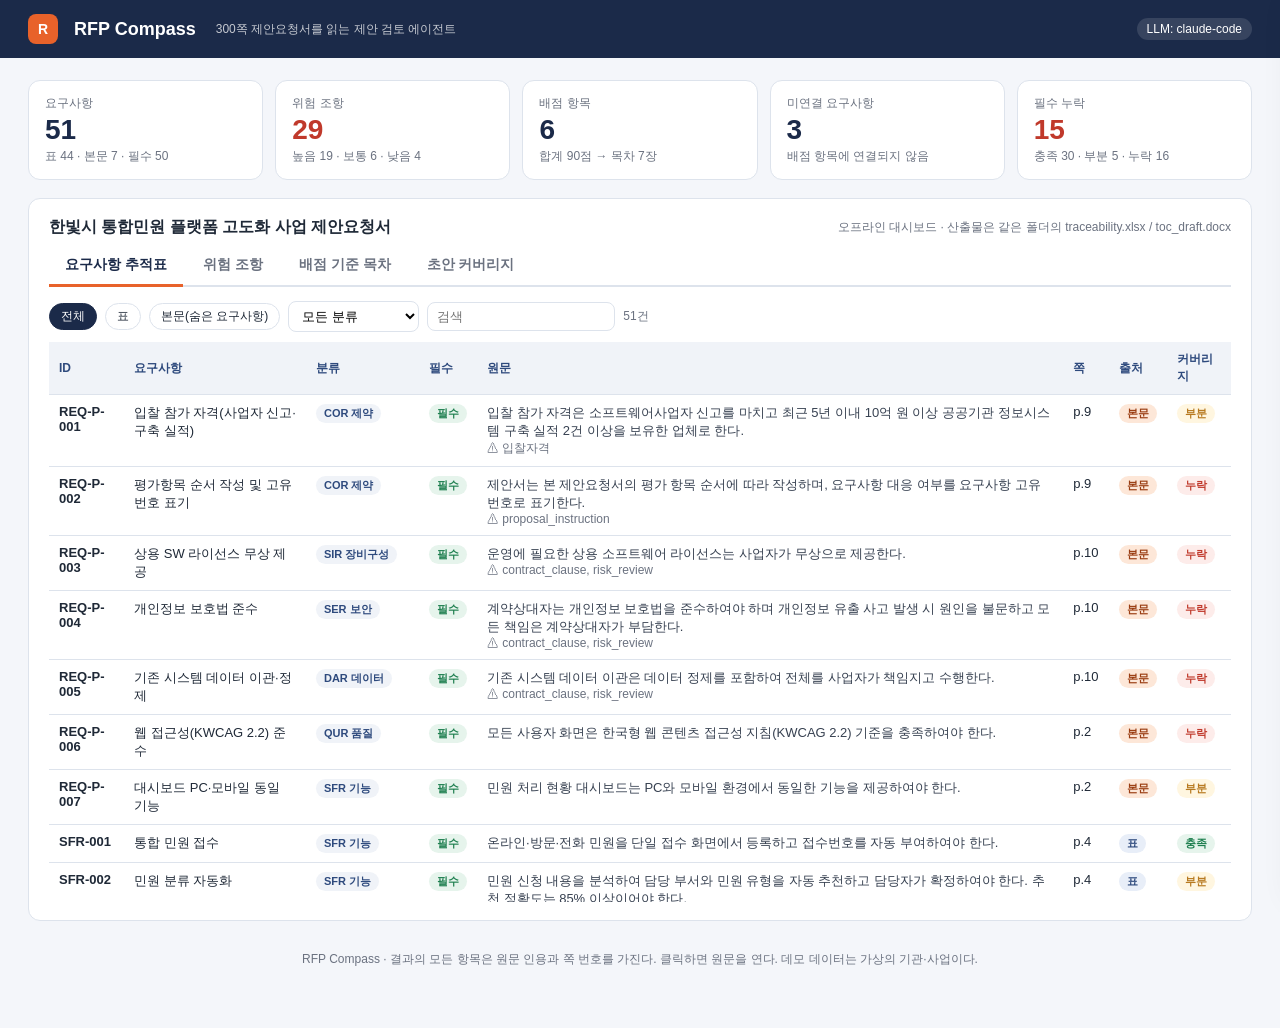
<file: out/sample_rfp_real/dashboard.html>
<!doctype html>
<html lang="ko">
<head>
<meta charset="utf-8">
<meta name="viewport" content="width=device-width, initial-scale=1">
<title>RFP Compass</title>
<style>
:root{--navy:#1B2A49;--navy2:#2E4A7D;--accent:#E8622A;--bg:#F4F6FA;--card:#fff;--line:#DDE3EC;--text:#1F2937;--muted:#6B7280;
 --high:#C0392B;--high-bg:#FDECEA;--med:#B7791F;--med-bg:#FFF6E0;--low:#4B5563;--low-bg:#EEF0F3;--ok:#1E7F4F;--ok-bg:#E6F4EC;}
*{box-sizing:border-box}body{margin:0;font-family:Pretendard,"Noto Sans KR","Apple SD Gothic Neo","Malgun Gothic",sans-serif;background:var(--bg);color:var(--text);font-size:14px}
header{background:var(--navy);color:#fff;padding:14px 28px;display:flex;align-items:center;gap:16px}
header .logo{width:30px;height:30px;border-radius:8px;background:var(--accent);display:grid;place-items:center;font-weight:800}
header h1{font-size:18px;margin:0;font-weight:700}header .sub{opacity:.75;font-size:12px;margin-left:4px}
header .mode{margin-left:auto;font-size:12px;background:rgba(255,255,255,.12);padding:4px 10px;border-radius:999px}
main{max-width:1280px;margin:0 auto;padding:22px 28px 60px}
.card{background:var(--card);border:1px solid var(--line);border-radius:12px;padding:18px 20px;margin-bottom:18px}
h2{font-size:16px;margin:0 0 12px}h3{font-size:14px;margin:0 0 8px;color:var(--navy2)}
.row{display:flex;gap:14px;flex-wrap:wrap;align-items:center}
button,.btn{background:var(--navy);color:#fff;border:0;border-radius:8px;padding:9px 16px;font-size:13px;cursor:pointer;font-family:inherit}
button.secondary{background:#fff;color:var(--navy);border:1px solid var(--navy)}button.accent{background:var(--accent)}
button:disabled{opacity:.5;cursor:default}
input[type=file]{font-size:12px}
.dropzone{border:2px dashed var(--line);border-radius:12px;padding:22px;text-align:center;color:var(--muted);flex:1;min-width:280px;background:#FAFBFD}
.dropzone b{color:var(--navy);display:block;font-size:15px;margin-bottom:4px}
.steps{display:grid;grid-template-columns:repeat(6,1fr);gap:10px;margin-top:14px}
.step{border:1px solid var(--line);border-radius:10px;padding:10px 12px;background:#fff;position:relative}
.step .n{font-size:11px;color:var(--muted)}.step .name{font-weight:700;margin:2px 0}.step .st{font-size:12px;color:var(--muted)}
.step.running{border-color:var(--accent);box-shadow:0 0 0 2px rgba(232,98,42,.15)}.step.running .st{color:var(--accent)}
.step.done{border-color:var(--ok)}.step.done .st{color:var(--ok)}.step.skipped{opacity:.5}
.bar{height:6px;background:var(--line);border-radius:3px;margin-top:8px;overflow:hidden}.bar i{display:block;height:100%;background:var(--accent);width:0;transition:width .3s}
.step.done .bar i{background:var(--ok);width:100%}
.timer{font-variant-numeric:tabular-nums;font-size:26px;font-weight:800;color:var(--navy)}
.tiles{display:grid;grid-template-columns:repeat(5,1fr);gap:12px;margin-bottom:18px}
.tile{background:#fff;border:1px solid var(--line);border-radius:12px;padding:14px 16px}
.tile .k{font-size:12px;color:var(--muted)}.tile .v{font-size:28px;font-weight:800;color:var(--navy);margin:2px 0}.tile .d{font-size:12px;color:var(--muted)}
.tile.red .v{color:var(--high)}
.tabs{display:flex;gap:4px;border-bottom:2px solid var(--line);margin-bottom:14px}
.tab{padding:10px 16px;cursor:pointer;border-bottom:3px solid transparent;margin-bottom:-2px;font-weight:600;color:var(--muted)}
.tab.active{color:var(--navy);border-color:var(--accent)}
.filters{display:flex;gap:8px;flex-wrap:wrap;margin-bottom:10px;align-items:center}
.chip{border:1px solid var(--line);border-radius:999px;padding:4px 11px;font-size:12px;cursor:pointer;background:#fff}.chip.on{background:var(--navy);color:#fff;border-color:var(--navy)}
select,input[type=search]{font-family:inherit;font-size:13px;padding:6px 9px;border:1px solid var(--line);border-radius:8px;background:#fff}
table{width:100%;border-collapse:collapse;font-size:13px}th{background:#F0F3F8;text-align:left;padding:9px 10px;border-bottom:1px solid var(--line);font-size:12px;color:var(--navy2);position:sticky;top:0}
td{padding:9px 10px;border-bottom:1px solid var(--line);vertical-align:top}tr.clickable{cursor:pointer}tr.clickable:hover td{background:#F7F9FC}
.badge{display:inline-block;font-size:11px;padding:2px 8px;border-radius:999px;font-weight:700;white-space:nowrap}
.b-table{background:#E8EEF8;color:var(--navy2)}.b-prose{background:#FDE7D8;color:#9A3D12}.b-must{background:#E6F4EC;color:var(--ok)}.b-should{background:#EEF0F3;color:#4B5563}.b-may{background:#EEF0F3;color:#6B7280}
.b-high{background:var(--high-bg);color:var(--high)}.b-medium{background:var(--med-bg);color:var(--med)}.b-low{background:var(--low-bg);color:var(--low)}
.b-covered{background:var(--ok-bg);color:var(--ok)}.b-partial{background:var(--med-bg);color:var(--med)}.b-missing{background:var(--high-bg);color:var(--high)}
.b-cat{background:#F0F3F8;color:var(--navy2)}
.quote{color:#374151}.muted{color:var(--muted);font-size:12px}
.risk{border:1px solid var(--line);border-left:5px solid var(--low);border-radius:10px;padding:14px 16px;margin-bottom:12px;background:#fff}
.risk.high{border-left-color:var(--high)}.risk.medium{border-left-color:var(--med)}
.risk .head{display:flex;gap:10px;align-items:center;margin-bottom:6px}.risk .head b{font-size:15px}
.risk .vals{display:flex;gap:10px;margin:8px 0;flex-wrap:wrap}.risk .val{background:#F7F9FC;border:1px solid var(--line);border-radius:8px;padding:6px 10px;font-size:12px}
.risk .val b{display:block;font-size:14px;color:var(--navy)}.risk .val.bad b{color:var(--high)}
.risk blockquote{margin:8px 0;padding:8px 12px;background:#FAFBFD;border-left:3px solid var(--line);font-size:13px}
.risk .neg{background:var(--ok-bg);border-radius:8px;padding:8px 12px;font-size:13px;margin-top:6px}
.toc .node{display:grid;grid-template-columns:60px 1fr 160px 90px;gap:12px;padding:10px 8px;border-bottom:1px solid var(--line);align-items:center}
.toc .node.l2{padding-left:30px;background:#FAFBFD}.toc .num{font-weight:800;color:var(--navy)}.toc .ptsbar{height:10px;background:var(--line);border-radius:5px;overflow:hidden}.toc .ptsbar i{display:block;height:100%;background:var(--navy2)}
.toc .guide{font-size:12px;color:var(--muted);margin-top:3px}.toc .ids{font-size:11px;color:var(--navy2);margin-top:3px}
.cov-bars{display:flex;height:22px;border-radius:8px;overflow:hidden;margin:6px 0 14px;font-size:12px;color:#fff;font-weight:700}
.cov-bars div{display:grid;place-items:center}.cov-bars .c{background:var(--ok)}.cov-bars .p{background:var(--med)}.cov-bars .m{background:var(--high)}
.drawer{position:fixed;top:0;right:-560px;width:540px;height:100%;background:#fff;border-left:1px solid var(--line);box-shadow:-8px 0 30px rgba(0,0,0,.08);transition:right .25s;padding:20px 22px;overflow:auto;z-index:50}
.drawer.open{right:0}.drawer pre{white-space:pre-wrap;font-family:inherit;font-size:13px;line-height:1.6;background:#FAFBFD;padding:14px;border-radius:10px;border:1px solid var(--line)}
.drawer mark{background:#FFE58A;padding:0 2px}
.drawer .close{float:right}
.alert{background:var(--high-bg);color:var(--high);border-radius:8px;padding:10px 14px;margin-bottom:12px;font-weight:600}
.hidden{display:none}
footer{color:var(--muted);font-size:12px;text-align:center;margin-top:30px}
@media (max-width:900px){.steps{grid-template-columns:repeat(3,1fr)}.tiles{grid-template-columns:repeat(2,1fr)}.drawer{width:100%;right:-100%}}
</style>
</head>
<body>
<header><div class="logo">R</div><h1>RFP Compass</h1><span class="sub">300쪽 제안요청서를 읽는 제안 검토 에이전트</span><span class="mode" id="mode">—</span></header>
<main>
  <section class="card" id="intake">
    <h2>1. RFP 올리기</h2>
    <div class="row">
      <label class="dropzone"><b>RFP PDF를 선택하세요</b><span id="pdfName">PDF 1건 (나라장터 공고문, 제안요청서)</span><input type="file" id="pdf" accept="application/pdf" class="hidden"></label>
      <label class="dropzone"><b>제안서 초안 (선택)</b><span id="draftName">.md 또는 .docx — 있으면 요구사항 커버리지를 대조합니다</span><input type="file" id="draft" accept=".md,.docx,.txt" class="hidden"></label>
    </div>
    <div class="row" style="margin-top:12px">
      <button id="run" class="accent">검토 시작</button>
      <button id="sample" class="secondary">샘플 RFP로 시작</button>
      <label class="muted"><input type="checkbox" id="withDraft" checked> 샘플 초안 포함(커버리지)</label>
      <span class="muted" id="hint"></span>
    </div>
  </section>

  <section class="card hidden" id="progress">
    <div class="row" style="justify-content:space-between"><h2 style="margin:0">2. 검토 진행</h2><div class="timer" id="timer">00:00.0</div></div>
    <div class="steps" id="steps"></div>
    <div class="muted" id="log" style="margin-top:10px"></div>
  </section>

  <section id="results" class="hidden">
    <div class="tiles" id="tiles"></div>
    <div class="card">
      <div class="row" style="justify-content:space-between;margin-bottom:8px">
        <h2 style="margin:0" id="rfpTitle"></h2>
        <div class="row" id="downloads"></div>
      </div>
      <div class="tabs">
        <div class="tab active" data-tab="req">요구사항 추적표</div>
        <div class="tab" data-tab="risk">위험 조항</div>
        <div class="tab" data-tab="toc">배점 기준 목차</div>
        <div class="tab" data-tab="cov">초안 커버리지</div>
      </div>
      <div id="pane-req"></div>
      <div id="pane-risk" class="hidden"></div>
      <div id="pane-toc" class="hidden"></div>
      <div id="pane-cov" class="hidden"></div>
    </div>
  </section>
  <footer>RFP Compass · 결과의 모든 항목은 원문 인용과 쪽 번호를 가진다. 클릭하면 원문을 연다. 데모 데이터는 가상의 기관·사업이다.</footer>
</main>
<aside class="drawer" id="drawer"><button class="secondary close" onclick="closeDrawer()">닫기</button><h3 id="dTitle"></h3><div class="muted" id="dMeta"></div><pre id="dText"></pre></aside>

<script>
const EMBEDDED = {"report": {"summary": {"title": "한빛시 통합민원 플랫폼 고도화 사업 제안요청서", "page_count": 12, "table_count": 16, "requirement_count": 51, "requirement_table": 44, "requirement_prose": 7, "requirement_must": 50, "scoring_count": 6, "scoring_points": 90.0, "toc_count": 7, "unmapped_count": 3, "risk_count": 29, "risk_high": 19, "risk_medium": 6, "risk_low": 4, "coverage_covered": 30, "coverage_partial": 5, "coverage_missing": 16, "coverage_must_missing": 15, "llm_mode": "claude-code", "stage_seconds": {"parse": 0.48, "extract": 107.17, "toc": 19.36, "risk": 117.62, "coverage": 21.65}}, "document_meta": {"source_path": "samples/sample_rfp.pdf", "title": "한빛시 통합민원 플랫폼 고도화 사업 제안요청서", "page_count": 12, "needs_ocr": false, "stripped_lines": ["- 1 -", "- 10 -", "- 11 -", "- 12 -", "- 2 -", "- 3 -", "- 4 -", "- 5 -", "- 6 -", "- 7 -", "- 8 -", "- 9 -", "한빛시 통합민원 플랫폼 고도화 사업 제안요청서"]}, "requirements": [{"id": "REQ-P-001", "title": "입찰 참가 자격(사업자 신고·구축 실적)", "category": "COR", "obligation": "must", "quote": "입찰 참가 자격은 소프트웨어사업자 신고를 마치고 최근 5년 이내 10억 원 이상 공공기관 정보시스템 구축 실적 2건 이상을 보유한 업체로 한다.", "page": 9, "section": "2. 입찰 참가 자격", "detail": "소프트웨어사업자 신고를 마쳐야 하고, 최근 5년 이내 10억 원 이상 공공기관 정보시스템 구축 실적이 2건 이상 있어야 함.", "deliverables": ["공공기관 정보시스템 구축 실적증명서", "사업수행계획서", "소프트웨어사업자 신고 확인서", "요구사항 추적표", "제안서", "착수계"], "source": "prose", "confidence": 0.8, "flags": ["입찰자격"]}, {"id": "REQ-P-002", "title": "평가항목 순서 작성 및 고유번호 표기", "category": "COR", "obligation": "must", "quote": "제안서는 본 제안요청서의 평가 항목 순서에 따라 작성하며, 요구사항 대응 여부를 요구사항 고유번호로 표기한다.", "page": 9, "section": "Ⅳ. 1. 제안서 작성 지침", "detail": "제안서는 평가 항목 순서대로 작성하고, 요구사항별 대응 여부를 고유번호로 표기해야 한다.", "deliverables": ["요구사항 대응표", "제안서"], "source": "prose", "confidence": 0.6, "flags": ["proposal_instruction"]}, {"id": "REQ-P-003", "title": "상용 SW 라이선스 무상 제공", "category": "SIR", "obligation": "must", "quote": "운영에 필요한 상용 소프트웨어 라이선스는 사업자가 무상으로 제공한다.", "page": 10, "section": "Ⅴ. 계약 조건 > 10. 상용 소프트웨어", "detail": "운영에 필요한 상용 소프트웨어 라이선스를 사업자가 무상으로 제공해야 함.", "deliverables": [], "source": "prose", "confidence": 0.6, "flags": ["contract_clause", "risk_review"]}, {"id": "REQ-P-004", "title": "개인정보 보호법 준수", "category": "SER", "obligation": "must", "quote": "계약상대자는 개인정보 보호법을 준수하여야 하며 개인정보 유출 사고 발생 시 원인을 불문하고 모든 책임은 계약상대자가 부담한다.", "page": 10, "section": "Ⅴ. 계약 조건 > 11. 개인정보 보호", "detail": "개인정보 보호법을 준수해야 함. 유출 시 원인과 관계없이 계약상대자가 모든 책임을 지는 조항이 함께 들어 있음.", "deliverables": [], "source": "prose", "confidence": 0.7, "flags": ["contract_clause", "risk_review"]}, {"id": "REQ-P-005", "title": "기존 시스템 데이터 이관·정제", "category": "DAR", "obligation": "must", "quote": "기존 시스템 데이터 이관은 데이터 정제를 포함하여 전체를 사업자가 책임지고 수행한다.", "page": 10, "section": "Ⅴ. 계약 조건 > 14. 데이터 이관", "detail": "기존 시스템 데이터 전체를 정제까지 포함해 사업자가 책임지고 이관해야 함.", "deliverables": [], "source": "prose", "confidence": 0.7, "flags": ["contract_clause", "risk_review"]}, {"id": "REQ-P-006", "title": "웹 접근성(KWCAG 2.2) 준수", "category": "QUR", "obligation": "must", "quote": "모든 사용자 화면은 한국형 웹 콘텐츠 접근성 지침(KWCAG 2.2) 기준을 충족하여야 한다.", "page": 2, "section": "4. 사업 범위", "detail": "모든 사용자 화면이 KWCAG 2.2 기준을 충족해야 함.", "deliverables": [], "source": "prose", "confidence": 0.95, "flags": []}, {"id": "REQ-P-007", "title": "대시보드 PC·모바일 동일 기능", "category": "SFR", "obligation": "must", "quote": "민원 처리 현황 대시보드는 PC와 모바일 환경에서 동일한 기능을 제공하여야 한다.", "page": 2, "section": "4. 사업 범위", "detail": "대시보드는 PC와 모바일에서 동일 기능을 제공해야 함.", "deliverables": [], "source": "prose", "confidence": 0.9, "flags": []}, {"id": "SFR-001", "title": "통합 민원 접수", "category": "SFR", "obligation": "must", "quote": "온라인·방문·전화 민원을 단일 접수 화면에서 등록하고 접수번호를 자동 부여하여야 한다.", "page": 4, "section": "2. 기능 요구사항", "detail": "온라인·방문·전화 민원을 단일 화면에서 접수하고 접수번호를 자동 부여한다.", "deliverables": ["접수 화면 설계서"], "source": "table", "confidence": 1.0, "flags": []}, {"id": "SFR-002", "title": "민원 분류 자동화", "category": "SFR", "obligation": "must", "quote": "민원 신청 내용을 분석하여 담당 부서와 민원 유형을 자동 추천하고 담당자가 확정하여야 한다. 추천 정확도는 85% 이상이어야 한다.", "page": 4, "section": "2. 기능 요구사항", "detail": "민원 내용 분석으로 담당 부서·유형을 자동 추천하고 담당자가 확정한다. 추천 정확도 85% 이상.", "deliverables": ["분류 모델 설계서"], "source": "table", "confidence": 1.0, "flags": ["정량 목표 포함(정확도 85% 이상)", "성능 요건 혼재"]}, {"id": "SFR-003", "title": "처리 단계 관리", "category": "SFR", "obligation": "must", "quote": "접수·배정·처리·결재·통지 단계를 정의하고 각 단계의 담당자·처리 시각을 기록하여야 한다.", "page": 4, "section": "2. 기능 요구사항", "detail": "접수~통지 처리 단계를 정의하고 단계별 담당자와 처리 시각을 기록한다.", "deliverables": ["프로세스 정의서"], "source": "table", "confidence": 1.0, "flags": []}, {"id": "SFR-004", "title": "민원인 알림", "category": "SFR", "obligation": "must", "quote": "단계 변경 시 문자·카카오 알림톡·이메일 중 민원인이 선택한 채널로 통지하여야 한다.", "page": 4, "section": "2. 기능 요구사항", "detail": "단계 변경 시 민원인이 선택한 채널(문자·알림톡·이메일)로 통지한다.", "deliverables": ["알림 설계서"], "source": "table", "confidence": 1.0, "flags": ["외부 채널 연계 필요"]}, {"id": "SFR-005", "title": "서류 재사용", "category": "SFR", "obligation": "must", "quote": "민원인이 이전에 제출한 구비서류를 유효기간 내 재사용할 수 있어야 하며 재사용 동의 이력을 남겨야 한다.", "page": 4, "section": "2. 기능 요구사항", "detail": "기제출 구비서류를 유효기간 내 재사용하고 재사용 동의 이력을 남긴다.", "deliverables": ["서류 관리 설계서"], "source": "table", "confidence": 1.0, "flags": ["개인정보 동의 관련"]}, {"id": "SFR-006", "title": "처리 현황 대시보드", "category": "SFR", "obligation": "must", "quote": "부서·유형·기간별 접수·처리·지연 건수를 실시간 집계하여 표시하고 지연 민원을 강조하여야 한다.", "page": 4, "section": "2. 기능 요구사항", "detail": "부서·유형·기간별 접수·처리·지연 건수를 실시간 집계·표시하고 지연 민원을 강조한다.", "deliverables": ["대시보드 설계서"], "source": "table", "confidence": 1.0, "flags": ["실시간 기준 불명확"]}, {"id": "SFR-007", "title": "담당자 업무함", "category": "SFR", "obligation": "must", "quote": "담당자별 배정 민원, 기한 임박 민원, 반려 민원을 하나의 업무함에서 처리할 수 있어야 한다.", "page": 4, "section": "2. 기능 요구사항", "detail": "배정·기한 임박·반려 민원을 하나의 업무함에서 처리한다.", "deliverables": ["화면 설계서"], "source": "table", "confidence": 1.0, "flags": []}, {"id": "SFR-008", "title": "전자 결재 연동", "category": "SFR", "obligation": "must", "quote": "민원 처리 결과를 기존 문서관리시스템의 전자결재로 상신하고 결재 결과를 자동 반영하여야 한다.", "page": 4, "section": "2. 기능 요구사항", "detail": "처리 결과를 기존 문서관리시스템 전자결재로 상신하고 결재 결과를 자동 반영한다.", "deliverables": ["연동 설계서"], "source": "table", "confidence": 1.0, "flags": ["기존 시스템 연계(인터페이스 요건 혼재)"]}, {"id": "SFR-009", "title": "통계 및 보고서", "category": "SFR", "obligation": "must", "quote": "월간·분기·연간 민원 통계를 자동 생성하고 엑셀·PDF로 내려받을 수 있어야 한다.", "page": 4, "section": "2. 기능 요구사항", "detail": "월간·분기·연간 통계를 자동 생성하고 엑셀·PDF 다운로드를 제공한다.", "deliverables": ["통계 정의서"], "source": "table", "confidence": 1.0, "flags": []}, {"id": "SFR-010", "title": "민원인 마이페이지", "category": "SFR", "obligation": "must", "quote": "신청 이력, 진행 상태, 제출 서류, 결과 통지문을 민원인이 조회·내려받기할 수 있어야 한다.", "page": 4, "section": "2. 기능 요구사항", "detail": "민원인이 신청 이력·진행 상태·제출 서류·결과 통지문을 조회·다운로드한다.", "deliverables": ["화면 설계서"], "source": "table", "confidence": 1.0, "flags": []}, {"id": "SFR-011", "title": "관리자 설정", "category": "SFR", "obligation": "must", "quote": "민원 유형, 처리 단계, 기한, 담당 부서를 코드 변경 없이 관리자 화면에서 설정할 수 있어야 한다.", "page": 5, "section": "2. 기능 요구사항", "detail": "민원 유형·처리 단계·기한·담당 부서를 코드 변경 없이 관리자 화면에서 설정한다.", "deliverables": ["관리자 설계서"], "source": "table", "confidence": 1.0, "flags": []}, {"id": "SFR-012", "title": "다국어 지원", "category": "SFR", "obligation": "should", "quote": "민원인 화면은 한국어·영어·중국어·베트남어를 제공하는 것이 바람직하다.", "page": 5, "section": "2. 기능 요구사항", "detail": "민원인 화면에 한국어·영어·중국어·베트남어 제공을 권장한다.", "deliverables": ["다국어 리소스"], "source": "table", "confidence": 1.0, "flags": ["권장 사항"]}, {"id": "PER-001", "title": "응답 시간", "category": "PER", "obligation": "must", "quote": "일반 조회 화면의 평균 응답 시간은 3초 이내여야 하며, 통계 화면은 5초 이내여야 한다.", "page": 5, "section": "3. 성능 요구사항", "detail": "일반 조회 화면 평균 응답 3초 이내, 통계 화면 5초 이내.", "deliverables": ["성능 시험 결과서"], "source": "table", "confidence": 1.0, "flags": []}, {"id": "PER-002", "title": "동시 사용자", "category": "PER", "obligation": "must", "quote": "동시 접속 사용자 2,000명, 시간당 민원 접수 5,000건을 처리할 수 있어야 한다.", "page": 5, "section": "3. 성능 요구사항", "detail": "동시 접속 2,000명, 시간당 민원 접수 5,000건 처리.", "deliverables": ["부하 시험 결과서"], "source": "table", "confidence": 1.0, "flags": []}, {"id": "PER-003", "title": "가용성", "category": "PER", "obligation": "must", "quote": "연간 서비스 가동률 99.9% 이상을 보장하여야 한다.", "page": 5, "section": "3. 성능 요구사항", "detail": "연간 서비스 가동률 99.9% 이상 보장.", "deliverables": ["가용성 설계서"], "source": "table", "confidence": 1.0, "flags": []}, {"id": "SIR-001", "title": "클라우드 기반 구성", "category": "SIR", "obligation": "must", "quote": "시스템은 한빛시가 지정하는 공공 클라우드 환경(G-클라우드 또는 민간 CSAP 인증 클라우드)에 구축하여야 한다.", "page": 5, "section": "4. 시스템 장비구성 요구사항", "detail": "한빛시 지정 공공 클라우드(G-클라우드 또는 CSAP 인증 민간 클라우드)에 시스템을 구축한다.", "deliverables": ["인프라 구성도"], "source": "table", "confidence": 1.0, "flags": []}, {"id": "SIR-002", "title": "이중화", "category": "SIR", "obligation": "must", "quote": "웹·WAS·DB는 이중화하고 단일 장애점이 없도록 구성하여야 한다.", "page": 5, "section": "4. 시스템 장비구성 요구사항", "detail": "웹·WAS·DB를 이중화하여 단일 장애점이 없는 구성을 갖춘다.", "deliverables": ["인프라 구성도"], "source": "table", "confidence": 1.0, "flags": []}, {"id": "INR-001", "title": "정부24 연계", "category": "INR", "obligation": "must", "quote": "정부24에서 신청된 한빛시 민원을 실시간 수신하고 처리 결과를 회신하여야 한다.", "page": 6, "section": "5. 인터페이스 요구사항", "detail": "정부24 민원 신청을 실시간 수신하고 처리 결과를 회신한다.", "deliverables": ["연계 정의서"], "source": "table", "confidence": 1.0, "flags": []}, {"id": "INR-002", "title": "행정정보공동이용 연계", "category": "INR", "obligation": "must", "quote": "행정정보공동이용센터 연계로 주민등록등본 등 구비서류를 자동 확인하여야 한다.", "page": 6, "section": "5. 인터페이스 요구사항", "detail": "행정정보공동이용센터와 연계해 구비서류를 자동으로 확인한다.", "deliverables": ["연계 정의서"], "source": "table", "confidence": 1.0, "flags": []}, {"id": "INR-003", "title": "문서관리시스템 연계", "category": "INR", "obligation": "must", "quote": "기존 문서관리시스템과 표준 연계 방식(ESB 또는 REST API)으로 연동하여야 한다.", "page": 6, "section": "5. 인터페이스 요구사항", "detail": "기존 문서관리시스템과 ESB 또는 REST API로 전자결재를 연동한다.", "deliverables": ["연계 정의서"], "source": "table", "confidence": 1.0, "flags": []}, {"id": "INR-004", "title": "알림 서비스 연계", "category": "INR", "obligation": "must", "quote": "시 공통 문자 발송 서비스 및 카카오 알림톡 서비스와 연계하여야 한다.", "page": 6, "section": "5. 인터페이스 요구사항", "detail": "시 공통 문자 발송 서비스와 카카오 알림톡 서비스를 연계한다.", "deliverables": ["연계 정의서"], "source": "table", "confidence": 1.0, "flags": []}, {"id": "DAR-001", "title": "데이터 표준화", "category": "DAR", "obligation": "must", "quote": "민원 데이터 항목은 행정안전부 공공데이터 공통표준용어를 따라 정의하여야 한다.", "page": 6, "section": "6. 데이터 요구사항", "detail": "민원 데이터 항목을 행안부 공공데이터 공통표준용어에 따라 정의.", "deliverables": ["데이터 표준 정의서"], "source": "table", "confidence": 1.0, "flags": []}, {"id": "DAR-002", "title": "데이터 이관", "category": "DAR", "obligation": "must", "quote": "12개 기존 시스템의 민원 데이터(약 1,850만 건)를 신규 플랫폼으로 이관하고 정합성을 검증하여야 한다.", "page": 6, "section": "6. 데이터 요구사항", "detail": "12개 기존 시스템의 약 1,850만 건 민원 데이터를 이관하고 정합성을 검증.", "deliverables": ["이관 계획서", "검증 결과서"], "source": "table", "confidence": 1.0, "flags": []}, {"id": "DAR-003", "title": "데이터 백업", "category": "DAR", "obligation": "must", "quote": "일 단위 증분 백업과 주 단위 전체 백업을 수행하고 복구 시험을 분기마다 실시하여야 한다.", "page": 6, "section": "6. 데이터 요구사항", "detail": "일 단위 증분 백업, 주 단위 전체 백업을 하고 분기마다 복구 시험 실시.", "deliverables": ["백업 계획서"], "source": "table", "confidence": 1.0, "flags": []}, {"id": "TER-001", "title": "단위·통합 테스트", "category": "TER", "obligation": "must", "quote": "모든 기능에 대해 단위 테스트와 통합 테스트를 수행하고 결과를 제출하여야 한다.", "page": 6, "section": "7. 테스트 요구사항", "detail": "모든 기능에 대해 단위 테스트와 통합 테스트를 수행하고 결과를 제출해야 함.", "deliverables": ["테스트 결과서"], "source": "table", "confidence": 1.0, "flags": []}, {"id": "TER-002", "title": "사용자 인수 테스트", "category": "TER", "obligation": "must", "quote": "부서 담당자가 참여하는 사용자 인수 테스트를 2회 이상 실시하여야 한다.", "page": 6, "section": "7. 테스트 요구사항", "detail": "부서 담당자가 참여하는 사용자 인수 테스트를 2회 이상 실시해야 함.", "deliverables": ["인수 테스트 결과서"], "source": "table", "confidence": 1.0, "flags": []}, {"id": "SER-001", "title": "접근 통제", "category": "SER", "obligation": "must", "quote": "사용자 역할별 접근 권한을 관리하고 모든 접근 이력을 1년 이상 보관하여야 한다.", "page": 6, "section": "8. 보안 요구사항", "detail": "사용자 역할별 권한 기반 접근 통제를 하고, 모든 접근 이력을 1년 이상 보관한다.", "deliverables": ["권한 설계서"], "source": "table", "confidence": 1.0, "flags": []}, {"id": "SER-002", "title": "개인정보 암호화", "category": "SER", "obligation": "must", "quote": "주민등록번호 등 고유식별정보는 안전한 알고리즘으로 암호화하여 저장하고 전송 구간은 TLS 1.2 이상을 적용하여야 한다.", "page": 6, "section": "8. 보안 요구사항", "detail": "고유식별정보는 안전한 알고리즘으로 암호화해 저장하고, 전송 구간에는 TLS 1.2 이상을 적용한다.", "deliverables": ["암호화 설계서"], "source": "table", "confidence": 1.0, "flags": []}, {"id": "SER-003", "title": "보안 취약점 점검", "category": "SER", "obligation": "must", "quote": "주요정보통신기반시설 기술적 취약점 분석·평가 기준에 따라 웹 취약점을 점검하고 조치하여야 한다.", "page": 6, "section": "8. 보안 요구사항", "detail": "출시 전에 주요정보통신기반시설 기준에 따라 웹 취약점을 점검하고 조치한다.", "deliverables": ["취약점 점검 결과서"], "source": "table", "confidence": 1.0, "flags": []}, {"id": "SER-004", "title": "개인정보 영향평가", "category": "SER", "obligation": "must", "quote": "개인정보 영향평가를 수행하고 개선 권고 사항을 반영하여야 한다.", "page": 6, "section": "8. 보안 요구사항", "detail": "개인정보 영향평가를 수행하고 개선 권고 사항을 반영한다.", "deliverables": ["영향평가서"], "source": "table", "confidence": 1.0, "flags": []}, {"id": "SER-005", "title": "보안 솔루션 인증", "category": "SER", "obligation": "must", "quote": "도입하는 보안 솔루션은 CC 인증을 보유하여야 한다.", "page": 6, "section": "8. 보안 요구사항", "detail": "도입하는 보안 솔루션은 CC 인증을 보유해야 한다.", "deliverables": ["인증서 사본"], "source": "table", "confidence": 1.0, "flags": []}, {"id": "QUR-001", "title": "사용성", "category": "QUR", "obligation": "must", "quote": "주요 민원 신청은 5단계 이내의 화면 이동으로 완료할 수 있어야 한다.", "page": 7, "section": "9. 품질 요구사항", "detail": "직관적 화면 제공. 주요 민원 신청을 5단계 이내 화면 이동으로 완료.", "deliverables": ["UI 설계서"], "source": "table", "confidence": 0.95, "flags": []}, {"id": "QUR-002", "title": "유지보수성", "category": "QUR", "obligation": "must", "quote": "소스코드는 전자정부 표준프레임워크 4.x를 기반으로 작성하고 코딩 표준을 준수하여야 한다.", "page": 7, "section": "9. 품질 요구사항", "detail": "표준 준수. 전자정부 표준프레임워크 4.x 기반으로 개발하고 코딩 표준 준수.", "deliverables": ["코딩 표준 점검 결과서"], "source": "table", "confidence": 0.95, "flags": []}, {"id": "COR-001", "title": "법령 준수", "category": "COR", "obligation": "must", "quote": "민원 처리에 관한 법률, 전자정부법, 개인정보 보호법을 준수하여야 한다.", "page": 8, "section": "10. 제약사항", "detail": "민원처리법, 전자정부법, 개인정보 보호법 준수.", "deliverables": ["법령 준수 점검표"], "source": "table", "confidence": 1.0, "flags": []}, {"id": "COR-002", "title": "표준 프레임워크", "category": "COR", "obligation": "must", "quote": "개발은 전자정부 표준프레임워크와 공개 소프트웨어 기반 DBMS를 사용하여야 한다.", "page": 8, "section": "10. 제약사항", "detail": "전자정부 표준프레임워크와 공개SW DBMS를 사용.", "deliverables": ["개발 환경 정의서"], "source": "table", "confidence": 1.0, "flags": []}, {"id": "COR-003", "title": "운영 환경 제약", "category": "COR", "obligation": "must", "quote": "기존 통합 인증(SSO) 체계를 그대로 사용하여야 한다.", "page": 8, "section": "10. 제약사항", "detail": "기존 SSO 체계를 그대로 사용.", "deliverables": ["인증 연동 설계서"], "source": "table", "confidence": 1.0, "flags": []}, {"id": "PMR-001", "title": "사업 수행 계획", "category": "PMR", "obligation": "must", "quote": "착수 후 2주 이내 사업수행계획서와 WBS를 제출하고 발주기관의 승인을 받아야 한다.", "page": 8, "section": "11. 프로젝트 관리 요구사항", "detail": "착수 후 2주 이내 사업수행계획서와 WBS를 제출하고 발주기관 승인을 받는다.", "deliverables": ["사업수행계획서", "WBS"], "source": "table", "confidence": 1.0, "flags": []}, {"id": "PMR-002", "title": "진척 보고", "category": "PMR", "obligation": "must", "quote": "주간 진척 보고와 월간 보고회를 실시하여야 한다.", "page": 8, "section": "11. 프로젝트 관리 요구사항", "detail": "주간 진척 보고와 월간 보고회를 실시한다.", "deliverables": ["주간·월간 보고서"], "source": "table", "confidence": 1.0, "flags": []}, {"id": "PMR-003", "title": "품질 보증", "category": "PMR", "obligation": "must", "quote": "단계별 산출물 검토와 품질 점검을 수행하고 PMO의 점검에 협조하여야 한다.", "page": 8, "section": "11. 프로젝트 관리 요구사항", "detail": "단계별 산출물 검토와 품질 점검을 수행하고 PMO 점검에 협조한다.", "deliverables": ["품질 점검 결과서"], "source": "table", "confidence": 1.0, "flags": []}, {"id": "PMR-004", "title": "위험 관리", "category": "PMR", "obligation": "must", "quote": "위험 등록부를 운영하고 월간 보고회에서 위험 현황을 보고하여야 한다.", "page": 8, "section": "11. 프로젝트 관리 요구사항", "detail": "위험 등록부를 운영하고 월간 보고회에서 위험 현황을 보고한다.", "deliverables": ["위험 등록부"], "source": "table", "confidence": 1.0, "flags": []}, {"id": "PSR-001", "title": "사용자 교육", "category": "PSR", "obligation": "must", "quote": "담당자 교육 4회, 관리자 교육 2회를 실시하고 교육 자료를 제공하여야 한다.", "page": 8, "section": "12. 프로젝트 지원 요구사항", "detail": "담당자 교육 4회, 관리자 교육 2회 실시 및 교육 자료 제공.", "deliverables": ["교육 계획서", "교육 자료"], "source": "table", "confidence": 1.0, "flags": []}, {"id": "PSR-002", "title": "운영 매뉴얼", "category": "PSR", "obligation": "must", "quote": "사용자 매뉴얼과 운영자 매뉴얼을 국문으로 작성하여 제공하여야 한다.", "page": 8, "section": "12. 프로젝트 지원 요구사항", "detail": "사용자·운영자 매뉴얼을 국문으로 작성·제공.", "deliverables": ["매뉴얼"], "source": "table", "confidence": 1.0, "flags": []}, {"id": "PSR-003", "title": "안정화 지원", "category": "PSR", "obligation": "must", "quote": "서비스 개시 후 3개월간 상주 안정화 지원을 수행하여야 한다.", "page": 8, "section": "12. 프로젝트 지원 요구사항", "detail": "서비스 개시 후 3개월간 상주 안정화 지원.", "deliverables": ["안정화 보고서"], "source": "table", "confidence": 1.0, "flags": []}, {"id": "PSR-004", "title": "기술 이전", "category": "PSR", "obligation": "must", "quote": "운영 인력에게 소스코드·구성·장애 대응 절차에 대한 기술 이전을 수행하여야 한다.", "page": 8, "section": "12. 프로젝트 지원 요구사항", "detail": "운영 인력 대상 소스코드·구성·장애 대응 절차 기술 이전.", "deliverables": ["기술 이전 결과서"], "source": "table", "confidence": 1.0, "flags": []}], "toc": {"scoring": [{"id": "C1", "name": "사업 이해도 및 전략", "parent": null, "points": 10.0, "description": null, "page": 9}, {"id": "C1.1", "name": "사업 이해도", "parent": "C1", "points": 5.0, "description": "사업 배경·현황·문제점 이해의 정확성", "page": 9}, {"id": "C1.2", "name": "추진 전략", "parent": "C1", "points": 5.0, "description": "목표 달성을 위한 전략의 타당성", "page": 9}, {"id": "C2", "name": "기술 및 기능", "parent": null, "points": 35.0, "description": null, "page": 9}, {"id": "C2.1", "name": "기능 요구사항 구현", "parent": "C2", "points": 15.0, "description": "기능 요구사항 대응의 충실성과 구체성", "page": 9}, {"id": "C2.2", "name": "시스템 아키텍처", "parent": "C2", "points": 10.0, "description": "클라우드 구성, 이중화, 확장성", "page": 9}, {"id": "C2.3", "name": "데이터 및 연계", "parent": "C2", "points": 10.0, "description": "데이터 이관 계획과 외부 연계 방안", "page": 9}, {"id": "C3", "name": "성능 및 보안", "parent": null, "points": 15.0, "description": null, "page": 9}, {"id": "C3.1", "name": "성능·안정성", "parent": "C3", "points": 7.0, "description": "응답 시간·동시 사용자·가용성 확보 방안", "page": 9}, {"id": "C3.2", "name": "보안", "parent": "C3", "points": 8.0, "description": "개인정보 보호, 접근 통제, 취약점 대응", "page": 9}, {"id": "C4", "name": "사업 관리", "parent": null, "points": 15.0, "description": null, "page": 9}, {"id": "C4.1", "name": "수행 조직 및 일정", "parent": "C4", "points": 8.0, "description": "투입 인력의 적정성과 일정의 현실성", "page": 9}, {"id": "C4.2", "name": "품질 보증 및 위험 관리", "parent": "C4", "points": 7.0, "description": "품질 활동 계획과 위험 대응", "page": 9}, {"id": "C5", "name": "지원", "parent": null, "points": 10.0, "description": null, "page": 9}, {"id": "C5.1", "name": "교육 및 기술 이전", "parent": "C5", "points": 5.0, "description": "교육 계획과 기술 이전 방안", "page": 9}, {"id": "C5.2", "name": "유지보수 및 하자보수", "parent": "C5", "points": 5.0, "description": "안정화 지원과 하자보수 체계", "page": 9}, {"id": "C6", "name": "수행 실적 및 역량", "parent": null, "points": 5.0, "description": null, "page": 9}, {"id": "C6.1", "name": "유사 사업 실적", "parent": "C6", "points": 5.0, "description": "최근 5년 유사 사업 수행 실적", "page": 9}], "toc": [{"number": "1", "title": "사업 이해도 및 전략", "criterion_ids": ["C1", "C1.1", "C1.2"], "requirement_ids": [], "suggested_pages": 11, "writing_guide": "배점 10점, 약 11쪽. 연결된 요구사항이 없다. 배점 항목 설명을 기준으로 우리 강점(실적·방법론)을 쓴다."}, {"number": "1.1", "title": "사업 이해도", "criterion_ids": ["C1.1"], "requirement_ids": [], "suggested_pages": 6, "writing_guide": "배점 5점, 약 6쪽. 연결된 요구사항이 없다. 배점 항목 설명을 기준으로 우리 강점(실적·방법론)을 쓴다. 평가 기준: 사업 배경·현황·문제점 이해의 정확성"}, {"number": "1.2", "title": "추진 전략", "criterion_ids": ["C1.2"], "requirement_ids": [], "suggested_pages": 6, "writing_guide": "배점 5점, 약 6쪽. 연결된 요구사항이 없다. 배점 항목 설명을 기준으로 우리 강점(실적·방법론)을 쓴다. 평가 기준: 목표 달성을 위한 전략의 타당성"}, {"number": "2", "title": "기술 및 기능", "criterion_ids": ["C2", "C2.1", "C2.2", "C2.3"], "requirement_ids": ["REQ-P-007", "SFR-001", "SFR-002", "SFR-003", "SFR-004", "SFR-005", "SFR-006", "SFR-007", "SFR-008", "SFR-009", "SFR-010", "SFR-011", "SFR-012", "REQ-P-003", "SIR-001", "SIR-002", "COR-002", "COR-003", "REQ-P-005", "INR-001", "INR-002", "INR-003", "INR-004", "DAR-001", "DAR-002"], "suggested_pages": 39, "writing_guide": "배점 35점, 약 39쪽. 요구사항 REQ-P-007, SFR-001, SFR-002, SFR-003, SFR-004, SFR-005 외 19건에 대한 대응 방안을 그림·표로 먼저 보이고 설명은 뒤에 둔다."}, {"number": "2.1", "title": "기능 요구사항 구현", "criterion_ids": ["C2.1"], "requirement_ids": ["REQ-P-007", "SFR-001", "SFR-002", "SFR-003", "SFR-004", "SFR-005", "SFR-006", "SFR-007", "SFR-008", "SFR-009", "SFR-010", "SFR-011", "SFR-012"], "suggested_pages": 17, "writing_guide": "배점 15점, 약 17쪽. 요구사항 REQ-P-007, SFR-001, SFR-002, SFR-003, SFR-004, SFR-005 외 7건에 대한 대응 방안을 그림·표로 먼저 보이고 설명은 뒤에 둔다. 평가 기준: 기능 요구사항 대응의 충실성과 구체성"}, {"number": "2.2", "title": "시스템 아키텍처", "criterion_ids": ["C2.2"], "requirement_ids": ["REQ-P-003", "SIR-001", "SIR-002", "COR-002", "COR-003"], "suggested_pages": 11, "writing_guide": "배점 10점, 약 11쪽. 요구사항 REQ-P-003, SIR-001, SIR-002, COR-002, COR-003에 대한 대응 방안을 그림·표로 먼저 보이고 설명은 뒤에 둔다. 평가 기준: 클라우드 구성, 이중화, 확장성"}, {"number": "2.3", "title": "데이터 및 연계", "criterion_ids": ["C2.3"], "requirement_ids": ["REQ-P-005", "INR-001", "INR-002", "INR-003", "INR-004", "DAR-001", "DAR-002"], "suggested_pages": 11, "writing_guide": "배점 10점, 약 11쪽. 요구사항 REQ-P-005, INR-001, INR-002, INR-003, INR-004, DAR-001 외 1건에 대한 대응 방안을 그림·표로 먼저 보이고 설명은 뒤에 둔다. 평가 기준: 데이터 이관 계획과 외부 연계 방안"}, {"number": "3", "title": "성능 및 보안", "criterion_ids": ["C3", "C3.1", "C3.2"], "requirement_ids": ["PER-001", "PER-002", "PER-003", "DAR-003", "REQ-P-004", "SER-001", "SER-002", "SER-003", "SER-004", "SER-005"], "suggested_pages": 17, "writing_guide": "배점 15점, 약 17쪽. 요구사항 PER-001, PER-002, PER-003, DAR-003, REQ-P-004, SER-001 외 4건에 대한 대응 방안을 그림·표로 먼저 보이고 설명은 뒤에 둔다."}, {"number": "3.1", "title": "성능·안정성", "criterion_ids": ["C3.1"], "requirement_ids": ["PER-001", "PER-002", "PER-003", "DAR-003"], "suggested_pages": 8, "writing_guide": "배점 7점, 약 8쪽. 요구사항 PER-001, PER-002, PER-003, DAR-003에 대한 대응 방안을 그림·표로 먼저 보이고 설명은 뒤에 둔다. 평가 기준: 응답 시간·동시 사용자·가용성 확보 방안"}, {"number": "3.2", "title": "보안", "criterion_ids": ["C3.2"], "requirement_ids": ["REQ-P-004", "SER-001", "SER-002", "SER-003", "SER-004", "SER-005"], "suggested_pages": 9, "writing_guide": "배점 8점, 약 9쪽. 요구사항 REQ-P-004, SER-001, SER-002, SER-003, SER-004, SER-005에 대한 대응 방안을 그림·표로 먼저 보이고 설명은 뒤에 둔다. 평가 기준: 개인정보 보호, 접근 통제, 취약점 대응"}, {"number": "4", "title": "사업 관리", "criterion_ids": ["C4", "C4.1", "C4.2"], "requirement_ids": ["PMR-001", "PMR-002", "REQ-P-006", "TER-001", "TER-002", "QUR-001", "QUR-002", "PMR-003", "PMR-004"], "suggested_pages": 17, "writing_guide": "배점 15점, 약 17쪽. 요구사항 PMR-001, PMR-002, REQ-P-006, TER-001, TER-002, QUR-001 외 3건에 대한 대응 방안을 그림·표로 먼저 보이고 설명은 뒤에 둔다."}, {"number": "4.1", "title": "수행 조직 및 일정", "criterion_ids": ["C4.1"], "requirement_ids": ["PMR-001", "PMR-002"], "suggested_pages": 9, "writing_guide": "배점 8점, 약 9쪽. 요구사항 PMR-001, PMR-002에 대한 대응 방안을 그림·표로 먼저 보이고 설명은 뒤에 둔다. 평가 기준: 투입 인력의 적정성과 일정의 현실성"}, {"number": "4.2", "title": "품질 보증 및 위험 관리", "criterion_ids": ["C4.2"], "requirement_ids": ["REQ-P-006", "TER-001", "TER-002", "QUR-001", "QUR-002", "PMR-003", "PMR-004"], "suggested_pages": 8, "writing_guide": "배점 7점, 약 8쪽. 요구사항 REQ-P-006, TER-001, TER-002, QUR-001, QUR-002, PMR-003 외 1건에 대한 대응 방안을 그림·표로 먼저 보이고 설명은 뒤에 둔다. 평가 기준: 품질 활동 계획과 위험 대응"}, {"number": "5", "title": "지원", "criterion_ids": ["C5", "C5.1", "C5.2"], "requirement_ids": ["PSR-001", "PSR-002", "PSR-004", "PSR-003"], "suggested_pages": 11, "writing_guide": "배점 10점, 약 11쪽. 요구사항 PSR-001, PSR-002, PSR-004, PSR-003에 대한 대응 방안을 그림·표로 먼저 보이고 설명은 뒤에 둔다."}, {"number": "5.1", "title": "교육 및 기술 이전", "criterion_ids": ["C5.1"], "requirement_ids": ["PSR-001", "PSR-002", "PSR-004"], "suggested_pages": 6, "writing_guide": "배점 5점, 약 6쪽. 요구사항 PSR-001, PSR-002, PSR-004에 대한 대응 방안을 그림·표로 먼저 보이고 설명은 뒤에 둔다. 평가 기준: 교육 계획과 기술 이전 방안"}, {"number": "5.2", "title": "유지보수 및 하자보수", "criterion_ids": ["C5.2"], "requirement_ids": ["PSR-003"], "suggested_pages": 6, "writing_guide": "배점 5점, 약 6쪽. 요구사항 PSR-003에 대한 대응 방안을 그림·표로 먼저 보이고 설명은 뒤에 둔다. 평가 기준: 안정화 지원과 하자보수 체계"}, {"number": "6", "title": "수행 실적 및 역량", "criterion_ids": ["C6", "C6.1"], "requirement_ids": [], "suggested_pages": 6, "writing_guide": "배점 5점, 약 6쪽. 연결된 요구사항이 없다. 배점 항목 설명을 기준으로 우리 강점(실적·방법론)을 쓴다."}, {"number": "6.1", "title": "유사 사업 실적", "criterion_ids": ["C6.1"], "requirement_ids": [], "suggested_pages": 6, "writing_guide": "배점 5점, 약 6쪽. 연결된 요구사항이 없다. 배점 항목 설명을 기준으로 우리 강점(실적·방법론)을 쓴다. 평가 기준: 최근 5년 유사 사업 수행 실적"}, {"number": "7", "title": "기타 요구사항 대응", "criterion_ids": [], "requirement_ids": ["REQ-P-001", "REQ-P-002", "COR-001"], "suggested_pages": 1, "writing_guide": "배점 항목에 직접 연결되지 않은 요구사항 3건을 표로 대응. 누락으로 보이지 않게 한 줄씩 답한다."}], "unmapped_requirement_ids": ["REQ-P-001", "REQ-P-002", "COR-001"], "total_pages": 100, "flags": []}, "risks": [{"rule_id": "R01_delay_penalty_rate", "title": "지체상금률 과다", "category": "계약조건", "severity": "high", "quote": "계약상대자가 계약 기간 내에 과업을 완료하지 못한 경우 지체상금률은 계약금액의 1000분의 2.5로 하며 지체 일수에 곱하여 산정한 금액을 지체상금으로 납부하여야 한다.", "page": 10, "section": "Ⅴ. 계약 조건", "why": "추출값은 1000분의 2.5(0.25%/일)로, 용역 기준값 1000분의 1.25(0.125%/일)의 2배입니다. 지체상금 총액 상한(계약금액의 30%)이 문맥에 없고, 검수 기간이 계약 기간에 포함되며 검수가 발주기관이 만족할 때까지 반복되므로 지체가 발생할 위험이 더 큽니다. 이에 기본 심각도 high를 유지합니다.", "extracted_value": "0.25%/일 (1000분의 2.5)", "threshold": "0.125%/일 (1000분의 1.25)", "negotiation_point": "지체상금률을 국가계약법 시행규칙 제75조의 용역 기준인 1일 1000분의 1.25로 낮추고, 지체상금 총액은 계약금액의 100분의 30을 넘지 않도록 명시해 주십시오. 발주기관의 검수 지연이나 과업 변경 등 계약상대자 책임이 아닌 사유로 늦어진 일수는 지체 일수에서 빼 주십시오(시행령 제74조, 제75조 준용).", "basis": "국가를 당사자로 하는 계약에 관한 법률 시행규칙 제75조(지체상금률). 소프트웨어사업은 용역 기준 적용 여부를 확인할 것", "source": "rule+llm"}, {"rule_id": "R04_free_maintenance", "title": "무상 유지보수 요구", "category": "과업범위", "severity": "high", "quote": "또한 계약상대자는 검수 완료 후 2년간 무상 유지보수를 제공하여야 하며 이 기간 중 기능 개선 요청에 대응하여야 한다.", "page": 10, "section": "Ⅴ. 계약 조건", "why": "검수 완료 후 2년간 무상 유지보수를 요구하고, 그 기간 동안 '기능 개선 요청'까지 대응하라고 정해 두었습니다. 이는 과기정통부 지침이 금지하는 무상 유지보수 요구에 해당하고, 하자보수 범위를 넘어 추가 개발을 대가 없이 요구하는 조항입니다. 같은 조에 3년 하자보수 의무가 따로 있고 상한·예외·협의 절차 같은 완화 장치가 없어 기본 심각도 high를 유지합니다.", "extracted_value": null, "threshold": null, "negotiation_point": "\"계약상대자는 하자보수 기간 중 하자에 대해서만 무상으로 보수하며, 검수 완료 후 유지보수와 기능 개선은 「소프트웨어 진흥법」과 과기정통부 지침에 따라 별도 유상 유지보수 계약(유지보수 요율 적용)으로 체결한다\"로 수정해 줄 것을 요청합니다.", "basis": "과학기술정보통신부 소프트웨어사업 계약 및 관리감독에 관한 지침(무상 유지보수 요구 금지)", "source": "rule+llm"}, {"rule_id": "R05_unilateral_scope_change", "title": "과업 범위 일방 변경 조항", "category": "과업범위", "severity": "high", "quote": "발주기관이 필요하다고 인정하는 경우 과업 내용을 추가 또는 변경할 수 있으며 계약상대자는 이에 따라야 한다.", "page": 10, "section": "Ⅴ. 계약 조건", "why": "발주기관이 필요하다고 판단만 하면 과업을 추가·변경할 수 있고 수행사는 따라야 한다고 되어 있습니다. 그런데 문맥 어디에도 과업심의위원회 심의, 계약금액·기간 조정, 협의 절차가 없어 소프트웨어 진흥법 제50조의 취지와 맞지 않으므로 기본 심각도 high를 그대로 둡니다.", "extracted_value": null, "threshold": null, "negotiation_point": "\"과업 내용의 추가 또는 변경은 소프트웨어 진흥법 제50조에 따른 과업심의위원회의 심의를 거쳐 계약상대자와 협의하여 정하며, 이에 따라 증가하는 비용과 기간은 계약금액 및 계약기간 조정에 반영한다\"로 수정해 줄 것을 요구합니다.", "basis": "소프트웨어 진흥법 제50조(과업심의위원회) 및 같은 법 시행령", "source": "rule+llm"}, {"rule_id": "R07_liability_cap_missing", "title": "손해배상 상한 미설정", "category": "계약조건", "severity": "high", "quote": "계약상대자는 과업 수행 중 고의 또는 과실로 발주기관에 손해를 끼친 경우 그 모든 손해를 배상하여야 한다.", "page": 10, "section": "Ⅴ. 계약 조건", "why": "손해배상 조항에 배상 상한이 없고, 경과실까지 '그 모든 손해'를 배상하도록 되어 있습니다. 간접손해나 특별손해를 빼는 문구도, 발주기관 귀책 시 감면하는 문구도 없어 기본 심각도 high를 그대로 유지합니다(추출값 -, 기준값 -). 같은 문맥의 개인정보 조항(11항)은 '원인을 불문하고' 모든 책임을 지우고 있어, 무한책임 위험이 더 커집니다.", "extracted_value": null, "threshold": null, "negotiation_point": "\"계약상대자의 손해배상 책임은 고의 또는 중과실의 경우를 제외하고 계약금액을 한도로 하며, 간접손해·특별손해·일실이익은 배상 범위에서 제외한다. 발주기관의 귀책사유가 함께 있는 경우 그 비율에 따라 배상액을 감경한다\"로 수정해 줄 것을 요청합니다.", "basis": "계약예규 용역계약일반조건 손해배상 조항. 상한 관행은 팀이 확인할 것", "source": "rule+llm"}, {"rule_id": "R14_privacy_liability_shift", "title": "개인정보 책임 전가", "category": "보안", "severity": "high", "quote": "계약상대자는 개인정보 보호법을 준수하여야 하며 개인정보 유출 사고 발생 시 원인을 불문하고 모든 책임은 계약상대자가 부담한다.", "page": 10, "section": "Ⅴ. 계약 조건", "why": "'원인을 불문하고 모든 책임'을 계약상대자에게 지우면, 개인정보 보호법 제26조에 따라 위탁자인 발주기관이 지는 관리·감독 책임까지 수행사에 넘기게 됩니다. 문맥에도 책임 상한, 귀책 구분, 발주기관 측 원인 예외 같은 완화 조항이 없어 기본 심각도 high를 그대로 유지합니다.", "extracted_value": null, "threshold": null, "negotiation_point": "\"개인정보 유출 사고에 대한 계약상대자의 책임은 계약상대자의 고의 또는 과실로 인한 경우에 한정하며, 발주기관의 관리·감독 소홀, 발주기관 제공 시스템·인프라의 취약점, 제3자의 불법행위 등 계약상대자에게 귀책사유가 없는 경우에는 책임을 지지 않는다. 배상 범위는 직접손해로 한정하고 그 상한은 계약금액으로 한다.\"로 수정해 줄 것을 요청합니다.", "basis": "개인정보 보호법 제26조(업무위탁에 따른 개인정보의 처리 제한)", "source": "rule+llm"}, {"rule_id": "R19_termination_without_compensation", "title": "임의 해지·기투입 비용 미보상", "category": "계약조건", "severity": "high", "quote": "발주기관은 사정에 따라 언제든지 계약을 해지할 수 있으며 이 경우 기투입 비용은 보상하지 아니한다.", "page": 11, "section": "15. 계약의 해지", "why": "발주기관이 사유 제한 없이 언제든 해지할 수 있고 기투입 비용도 보상하지 않습니다. 이는 계약예규 용역계약일반조건의 사정변경 해지 시 기성분·해지비용 지급 원칙에 어긋납니다. 같은 문서 7항이 선금 없이 최종 검수 뒤 일괄 지급하도록 정하고 있어, 중도에 해지되면 수행사는 대금을 한 푼도 받지 못하므로 기본 심각도 high를 그대로 둡니다.", "extracted_value": null, "threshold": null, "negotiation_point": "\"발주기관이 계약상대자의 귀책사유 없이 계약을 해지하는 경우, 30일 전에 서면으로 통보하고 해지일까지의 기성부분 대가와 해지로 인해 발생한 비용(인력 철수, 이미 구매한 장비·SW 등)을 계약예규 용역계약일반조건에 따라 지급한다\"로 수정을 요구합니다.", "basis": "계약예규 용역계약일반조건 사정변경에 의한 계약해제·해지 조항", "source": "rule+llm"}, {"rule_id": "R02_delay_penalty_cap_missing", "title": "지체상금 상한 미설정", "category": "계약조건", "severity": "high", "quote": "계약상대자가 계약 기간 내에 과업을 완료하지 못한 경우 지체상금률은 계약금액의 1000분의 2.5로 하며 지체 일수에 곱하여 산정한 금액을 지체상금으로 납부하여야 한다.", "page": 10, "section": "Ⅴ. 계약 조건", "why": "지체상금률이 1일 계약금액의 1000분의 2.5로, 용역 기준(국가계약법 시행규칙 제75조, 1000분의 1.25)의 두 배입니다. 시행령 제74조의 상한(계약금액의 30%)도 적혀 있지 않습니다. 같은 문맥에서 검수를 '만족할 때까지 반복'하고 검수 기간을 계약 기간에 넣으므로, 발주기관 사정으로 늦어져도 지체상금이 계속 쌓일 수 있습니다. 그래서 심각도를 medium에서 high로 올렸습니다.", "extracted_value": null, "threshold": null, "negotiation_point": "지체상금률은 국가계약법 시행규칙 제75조의 용역 기준인 1일 계약금액의 1000분의 1.25로 하고, 총액은 계약금액의 100분의 30을 넘지 않도록 하며, 검수 지연이나 발주기관 귀책 등 계약상대자 책임이 아닌 사유로 늦어진 기간은 지체일수에서 빼 주실 것을 요청합니다.", "basis": "국가계약법 시행령 제74조(지체상금). 상한 비율은 계약 유형별로 확인할 것", "source": "rule+llm"}, {"rule_id": "R03_warranty_period", "title": "하자담보책임 기간 과다", "category": "계약조건", "severity": "high", "quote": "하자보수 기간은 검수 완료일로부터 3년으로 한다.", "page": 10, "section": "Ⅴ. 계약 조건", "why": "하자보수 기간이 검수 완료일부터 3년(추출값)으로 기준값 1년의 3배입니다. 상한, 예외, 협의 절차 같은 완화 문구가 없고, 바로 뒤에 2년 무상 유지보수와 기능 개선 대응 의무가 함께 붙어 있어 실제 부담이 더 큽니다. 그래서 기본 심각도 medium을 high로 올렸습니다.", "extracted_value": "3년", "threshold": "1년", "negotiation_point": "\"하자담보책임기간은 검수 완료일로부터 1년으로 하며, 하자의 범위는 계약 당시 과업 범위 내 결함으로 한정한다. 기능 개선 요청은 하자보수에 포함하지 않으며 별도 유지보수 계약 또는 과업변경 절차에 따른다.\"로 수정해 달라고 요구합니다.", "basis": "소프트웨어 진흥법 및 계약예규 용역계약일반조건의 하자담보 조항. 팀이 최신 조문으로 확인할 것", "source": "rule+llm"}, {"rule_id": "R06_ip_sole_ownership", "title": "산출물 지식재산권 발주기관 단독 귀속", "category": "지식재산", "severity": "high", "quote": "본 사업의 모든 산출물에 대한 지식재산권은 발주기관에 귀속된다.", "page": 10, "section": "Ⅴ. 계약 조건", "why": "산출물 지식재산권을 예외 없이 모두 발주기관에 귀속시키고, 사전 서면 동의 없이 제3자에게 제공하는 것도 막고 있습니다. 기존 보유 기술, 공통 모듈, 상용 소프트웨어를 빼주는 조항이나 공동 귀속·활용 허락 조항이 없어 소프트웨어 진흥법 제59조와 용역계약일반조건 제56조의 공동 귀속 원칙에서 벗어나므로, 기본값 medium보다 높은 high로 올렸습니다.", "extracted_value": null, "threshold": null, "negotiation_point": "\"산출물의 지식재산권은 용역계약일반조건 제56조에 따라 발주기관과 계약상대자가 공동 소유하되, 계약상대자가 사업 전부터 보유한 기술·공통 모듈·상용 소프트웨어 및 그 개선물은 계약상대자에게 귀속되고 발주기관에는 사업 목적 범위의 무상 사용권을 허락한다\"로 수정을 요청합니다.", "basis": "소프트웨어 진흥법 제59조(소프트웨어사업 산출물의 활용 보장) 및 계약예규 용역계약일반조건 제56조(계약목적물의 지식재산권 귀속)", "source": "rule+llm"}, {"rule_id": "R09_payment_terms", "title": "대금 지급 조건 불리", "category": "대금지급", "severity": "high", "quote": "사업비는 최종 검수 완료 후 일괄 지급하며 선금은 지급하지 아니한다.", "page": 10, "section": "Ⅴ. 계약 조건", "why": "선금과 기성금이 전혀 없어 사업 기간 내내 인건비와 상용 SW 비용을 수행사가 먼저 부담해야 합니다. 검수를 발주기관이 만족할 때까지 반복하고(8항), 언제든 해지하면서 기투입 비용을 보상하지 않는다(15항)는 조항까지 겹쳐 대금을 한 푼도 못 받을 위험이 있으므로 기본값 medium에서 high로 올립니다.", "extracted_value": null, "threshold": null, "negotiation_point": "\"계약상대자가 청구하면 국가계약법령과 정부 입찰·계약 집행기준에 따라 계약금액의 70% 범위에서 선금을 지급하고, 단계별 산출물 검수(분석·설계·구현·이행)가 끝나면 시행령 제58조에 따라 기성 대가를 지급한다\"로 바꿔 달라고 요구합니다.", "basis": "국가계약법 시행령 제58조(기성 대가의 지급), 정부 입찰·계약 집행기준 선금 조항", "source": "rule+llm"}, {"rule_id": "R10_vague_acceptance", "title": "검수 기준 모호", "category": "검수", "severity": "high", "quote": "검수는 발주기관이 만족할 때까지 반복 수행하며 검수 기간은 계약 기간에 포함된다.", "page": 10, "section": "Ⅴ. 계약 조건", "why": "검수 종료 기준이 '발주기관이 만족할 때까지'로 되어 있어 객관적 합격 기준이 없고, 검수 기간이 계약 기간에 포함되므로 반복 검수가 길어지면 지체상금(1일 계약금액의 2.5/1000, 상한 없음)이 붙을 수 있습니다. 대금도 최종 검수 완료 후 일괄 지급(선금 없음)이라 검수가 지연되는 동안 대금 회수가 막히고 지체상금까지 겹치므로, 기본값 medium에서 high로 올렸습니다.", "extracted_value": null, "threshold": null, "negotiation_point": "\"검수는 착수 시 발주기관과 계약상대자가 합의한 검수 기준서(요구사항 추적표 및 시험 시나리오)에 따라 수행하고, 발주기관은 납품일로부터 14일 이내에 합격 여부를 서면으로 통지한다. 기간 내 통지가 없으면 합격으로 본다. 보완 요구는 검수 기준서에 정한 항목으로 한정하며, 검수 및 보완에 걸린 기간은 지체 일수에서 제외한다.\"", "basis": "소프트웨어사업 관리감독 지침의 검사 기준 조항", "source": "rule+llm"}, {"rule_id": "R11_staffing_control", "title": "투입 인력 통제 조항", "category": "인력", "severity": "high", "quote": "참여 인력의 교체는 불가하며 전 인력은 사업 기간 동안 발주기관에 상주하여야 한다.", "page": 10, "section": "Ⅴ. 계약 조건", "why": "이 조항은 인력 교체를 예외 없이 막고 전 인력에게 사업 기간 내내 상주를 요구합니다. 협의 절차나 퇴사·질병 같은 불가피한 사유의 예외가 없어 지킬 수 없는 의무가 되고, 소프트웨어사업 관리감독 지침의 투입인력 관리 금지 원칙에도 어긋나므로 기본값(medium)보다 높은 high로 올렸습니다.", "extracted_value": null, "threshold": null, "negotiation_point": "\"계약상대자는 퇴직·질병·휴직 등 불가피한 사유가 있으면 발주기관과 협의하여 동등 이상의 자격을 갖춘 인력으로 교체할 수 있다. 작업 장소는 과업 특성을 고려하여 원격 수행을 포함해 협의로 정하며, 발주기관은 투입 인력의 상주나 인원 관리를 일방적으로 요구하지 않는다.\"로 수정해 줄 것을 요청합니다.", "basis": "소프트웨어 진흥법 시행령 및 소프트웨어사업 관리감독 지침(투입인력 관리 금지 원칙)", "source": "rule+llm"}, {"rule_id": "R12_free_commercial_sw", "title": "상용 소프트웨어 무상 제공 요구", "category": "과업범위", "severity": "high", "quote": "운영에 필요한 상용 소프트웨어 라이선스는 사업자가 무상으로 제공한다.", "page": 10, "section": "Ⅴ. 계약 조건", "why": "\"운영에 필요한\" 상용SW 전체(DBMS·WAS·보안SW 등)를 품목·수량·라이선스 기간·금액 상한 없이 무상 제공하도록 했고, 분리발주나 별도 예산 반영 같은 완화 장치도 없습니다. 소프트웨어 진흥법 제54조의 분리발주 취지에도 어긋납니다. 여기에 과업 변경 의무 수용(3항), 2년 무상 유지보수(2항), 선금 없는 일괄 지급(7항)이 겹쳐 라이선스와 갱신 비용이 계속 늘어날 수 있으므로 기본값 medium을 high로 올렸습니다.", "extracted_value": null, "threshold": null, "negotiation_point": "\"운영에 필요한 상용 소프트웨어는 소프트웨어 진흥법 제54조에 따라 분리발주하거나, 제안요청서 별첨 목록에 적힌 품목·수량·라이선스 기간에 한해 사업금액에 반영해 제공한다. 목록 밖의 품목과 과업 변경으로 추가되는 라이선스, 기술지원 갱신 비용은 발주기관이 부담하거나 계약금액을 조정한다.\"로 바꿔 달라고 요구한다.", "basis": "소프트웨어 진흥법 제54조(소프트웨어사업의 분리 발주)", "source": "rule+llm"}, {"rule_id": "R15_sla_penalty", "title": "성능 수치와 위약 조항 결합", "category": "성능", "severity": "medium", "quote": "서비스 개시 후 안정화 기간 중 일반 조회 화면의 평균 응답 시간이 3초를 초과하는 월에는 해당 월 대금의 5%를 감액한다.", "page": 10, "section": "Ⅴ. 계약 조건", "why": "조항에는 응답시간 3초(평균)를 넘는 달마다 그 달 대금의 5%를 감액한다고만 되어 있고, 측정 방법·대상 화면·안정화 기간의 길이·누적 감액 상한·면책 사유(발주기관 인프라 문제, 외부 연계 장애 등)가 정해져 있지 않습니다. 게다가 제7항에서 대금을 최종 검수 후 한 번에 지급하므로 '해당 월 대금'이 얼마인지도 불분명합니다. 완화 조항도 없지만 3초와 5%가 지나친 수준은 아니어서 기본 심각도 medium을 유지했습니다.", "extracted_value": null, "threshold": null, "negotiation_point": "\"응답시간은 발주기관과 합의한 측정 도구·대상 화면·부하 조건에서 월 평균으로 측정하며, 발주기관 제공 인프라·네트워크·외부 연계기관 장애나 불가항력으로 생긴 지연은 측정에서 제외한다. 감액 기준 금액은 '계약금액 ÷ 계약 개월 수'로 산정하고, 누적 감액 총액은 계약금액의 ○%를 넘지 않는다.\"", "basis": "정보시스템 서비스 수준 관리(SLA) 가이드", "source": "rule+llm"}, {"rule_id": "R16_third_party_integration", "title": "제3자 연계 책임 전가", "category": "과업범위", "severity": "high", "quote": "외부 연계 기관의 비협조로 연계 구축이 지연되더라도 그 책임은 사업자가 부담한다.", "page": 10, "section": "Ⅴ. 계약 조건", "why": "수행사가 통제할 수 없는 외부 연계 기관의 비협조까지 예외 없이 사업자 책임으로 돌리며, 계약예규상 계약상대자 책임이 아닌 사유로 인정되는 기간 연장이나 협의 절차 같은 완화 장치가 문맥 어디에도 없습니다. 같은 계약에 검수 기간이 계약 기간(10개월)에 포함되고, 최종 검수 후 일괄 지급하며, 발주기관이 보상 없이 해지할 수 있다는 조건이 함께 있습니다. 이 때문에 연계 지연이 곧바로 지체상금, 대금 미지급, 해지 위험으로 이어질 수 있어 기본값 medium에서 high로 올렸습니다.", "extracted_value": null, "threshold": null, "negotiation_point": "\"외부 연계 기관의 비협조 또는 연계 기관 측 사정으로 연계 구축이 지연되는 경우, 이는 계약상대자의 책임 없는 사유로 보아 지체상금을 부과하지 않는다. 발주기관은 연계 기관과의 협조 요청·일정 조율을 주관하고, 지연 기간만큼 계약 기간을 연장하거나 해당 연계 범위를 조정한다.\"로 수정해 줄 것을 요청합니다.", "basis": "계약예규 용역계약일반조건 계약기간 연장 사유 조항", "source": "rule+llm"}, {"rule_id": "R17_data_migration_scope", "title": "데이터 이관·정제 범위 무제한", "category": "과업범위", "severity": "high", "quote": "기존 시스템 데이터 이관은 데이터 정제를 포함하여 전체를 사업자가 책임지고 수행한다.", "page": 10, "section": "Ⅴ. 계약 조건", "why": "이 조항은 데이터 이관과 정제 범위를 \"전체\"로 정해 놓았습니다. 그런데 대상 데이터 양, 품질 수준, 정제 기준이 없고, 원천 데이터 오류에 대한 발주기관 책임도 없어 과업 범위가 무제한으로 열려 있습니다. 같은 문맥의 '발주기관이 만족할 때까지 반복 검수'(8항)와 '최종 검수 후 일괄 지급·선금 없음'(7항) 조항이 겹쳐, 이관 작업이 길어지면 대금을 받지 못한 채 비용이 계속 늘어날 수 있습니다. 이 때문에 기본 심각도 medium을 high로 올렸습니다.", "extracted_value": null, "threshold": null, "negotiation_point": "\"이관 대상 데이터의 범위(시스템·테이블·건수·기간)와 정제 기준은 착수 후 발주기관과 협의하여 확정한 데이터 이관계획서에 따르며, 원천 데이터의 오류 확인과 정제 기준 결정, 이관 결과 검증은 발주기관이 지원하고 책임진다. 확정된 범위를 넘는 이관·정제는 과업변경으로 처리하여 계약금액과 기간을 조정한다.\"", "basis": "소프트웨어사업 요구사항 분석·적용 가이드(데이터 요구사항 DAR)", "source": "rule+llm"}, {"rule_id": "R13_security_certification", "title": "보안 인증 보유 요구", "category": "보안", "severity": "low", "quote": "시스템은 한빛시가 지정하는 공공 클라우드 환경(G-클라우드 또는 민간 CSAP 인증 클라우드)에 구축하여야 한다.", "page": 5, "section": "2. 기능 요구사항", "why": "이 조항은 수행사에게 보안인증을 직접 요구하지 않습니다. 이미 CSAP 인증을 받은 G-클라우드나 민간 클라우드에 시스템을 구축하라는 내용이어서 인증 취득 부담은 크지 않으므로 기본 심각도 low를 유지합니다. 다만 '한빛시가 지정하는' 환경이 아직 확정되지 않았고, 클라우드 이용료와 구축 범위를 누가 부담하는지도 정해지지 않아 원가와 설계가 흔들릴 수 있습니다.", "extracted_value": null, "threshold": null, "negotiation_point": "대상 클라우드(G-클라우드 또는 특정 CSAP 인증 CSP)와 제공 서비스 범위(IaaS/PaaS)를 제안 전에 확정해 주십시오. 클라우드 이용료·회선·보안관제 비용은 발주기관이 부담하고 본 사업 범위에서 빠진다는 점을 과업지시서에 명시해 주십시오. 지정 환경이 바뀌어 추가 작업이 생기면 과업변경 대상으로 본다는 점도 함께 명시해 주십시오.", "basis": "공공기관 보안성 검토 지침, 클라우드컴퓨팅법 시행령(보안인증)", "source": "rule+llm"}, {"rule_id": "R13_security_certification", "title": "보안 인증 보유 요구", "category": "보안", "severity": "low", "quote": "도입하는 보안 솔루션은 CC 인증을 보유하여야 한다.", "page": 6, "section": "5. 인터페이스 요구사항", "why": "공공기관에 도입하는 정보보호제품에 CC 인증을 요구하는 것은 국가정보원 보안적합성 검증 체계에 따른 표준 요건이라 수행사에 특별히 불리하지 않습니다. 기본 심각도 low를 유지합니다. 다만 어떤 보안 솔루션을 도입하는지, 비용을 누가 내는지, CC 인증 제품이 없는 품목은 어떻게 하는지(보안기능 확인서·KCMVP로 대체할 수 있는지)가 정해져 있지 않아 제품 선정이 제한되고 원가가 늘 수 있습니다.", "extracted_value": null, "threshold": null, "negotiation_point": "\"SER-005에서 도입 대상 보안 솔루션의 품목과 수량을 명시하고, 국내 CC 인증 제품이 없는 품목은 보안기능 확인서 또는 KCMVP 검증필 암호모듈 탑재 제품으로 대체할 수 있도록 해 주시기 바랍니다. 기관이 이미 보유한 보안 솔루션을 활용할 경우 신규 도입 의무에서 제외해 주시기 바랍니다.\"", "basis": "공공기관 보안성 검토 지침, 클라우드컴퓨팅법 시행령(보안인증)", "source": "rule+llm"}, {"rule_id": "R18_proposal_cost_and_ownership", "title": "제안 비용 미보상·제안서 귀속", "category": "입찰조건", "severity": "low", "quote": "제출된 제안서는 반환하지 아니하며 제안에 소요된 비용은 제안사가 부담한다.", "page": 9, "section": "Ⅳ. 제안서 작성 및 평가", "why": "공공 제안요청서에서 흔히 쓰는 조건이라 제안 비용을 수행사가 부담하는 것 자체의 위험은 낮으므로 기본 심각도(low)를 그대로 둔다. 다만 제안서를 돌려주지 않는다는 규정만 있고, 낙찰되지 못한 제안서의 내용을 다른 용도로 쓰지 않는다거나 지식재산권이 누구에게 있는지에 대한 규정이 없어 제안 아이디어가 유출되거나 무단으로 쓰일 여지가 있다.", "extracted_value": null, "threshold": null, "negotiation_point": "\"제출된 제안서의 지식재산권은 제안사에 귀속되며, 발주기관은 제안서 내용을 평가 목적으로만 사용하고, 낙찰되지 못한 제안사가 요청하면 평가 종료 후 제안서를 반환하거나 폐기한다\"는 문구를 명시해 달라고 질의한다.", "basis": "공공기관 제안서 평가 관련 일반 조건", "source": "rule+llm"}, {"rule_id": "R20_eligibility_track_record", "title": "입찰 참가 자격 실적 요건", "category": "입찰조건", "severity": "low", "quote": "입찰 참가 자격은 소프트웨어사업자 신고를 마치고 최근 5년 이내 10억 원 이상 공공기관 정보시스템 구축 실적 2건 이상을 보유한 업체로 한다.", "page": 9, "section": "Ⅳ. 제안서 작성 및 평가", "why": "자격 요건은 '최근 5년 이내 10억 원 이상 공공기관 정보시스템 구축 실적 2건 이상'입니다. 국가계약법 시행령 제12조상 참가자격 제한에 해당하지만 공동수급(2개사 이내)이 허용되어 진입 장벽이 일부 낮아지므로 기본 심각도 low를 유지합니다. 다만 실적 합산 인정 기준과 '공공기관'·'정보시스템 구축'의 범위가 정해져 있지 않아, 자사 실적이 인정되는지 미리 확인해야 합니다.", "extracted_value": null, "threshold": null, "negotiation_point": "\"공동수급 시 구성원별 실적을 지분율과 관계없이 합산해 인정하는지, 금융기관·지방공기업 등 '공공기관'의 범위와 유지보수·고도화 사업이 '정보시스템 구축 실적'에 포함되는지, 실적 금액이 계약금액 기준인지 지분 해당액 기준인지 명확히 해 주시기 바랍니다.\"", "basis": "국가계약법 시행령 제12조(경쟁입찰의 참가자격)", "source": "rule+llm"}, {"rule_id": "LLM_free_maintenance_excess", "title": "과도한 하자보수 기간 및 기능 개선을 포함한 무상 유지보수", "category": "하자보수", "severity": "high", "quote": "하자보수 기간은 검수 완료일로부터 3년으로 한다. 또한 계약상대자는 검수 완료 후 2년간 무상 유지보수를 제공하여야 하며 이 기간 중 기능 개선 요청에 대응하여야 한다.", "page": 10, "section": "Ⅴ. 계약 조건", "why": "통상 1년 수준인 SW 하자담보 기간보다 긴 3년의 하자보수에 더해, 2년간 무상 유지보수와 기능 개선 대응까지 요구합니다. 대가 없이 추가 과업을 수행해야 하는 구조입니다.", "extracted_value": null, "threshold": null, "negotiation_point": "하자보수 기간은 검수 완료 후 1년으로 하고, 무상 유지보수는 하자 조치에 한정해 주십시오. 기능 개선은 별도 유상 계약 대상임을 명시해 주십시오.", "basis": "국가계약법 시행령 제60조, 소프트웨어사업 계약 및 관리감독에 관한 지침(하자담보책임기간)", "source": "llm"}, {"rule_id": "LLM_privacy_strict", "title": "개인정보 유출 원인 불문 전부 책임", "category": "책임", "severity": "high", "quote": "개인정보 유출 사고 발생 시 원인을 불문하고 모든 책임은 계약상대자가 부담한다.", "page": 10, "section": "Ⅴ.11 개인정보 보호", "why": "발주기관의 귀책이나 불가항력으로 생긴 사고까지 수행사가 무과실로 책임지는 구조입니다.", "extracted_value": null, "threshold": null, "negotiation_point": "개인정보 유출 책임은 계약상대자의 귀책사유가 있는 범위로 한정해 줄 것을 요청합니다.", "basis": null, "source": "llm"}, {"rule_id": "LLM_free_maintenance_enhancement", "title": "무상 유지보수 기간 중 기능 개선 대응 의무", "category": "하자·유지보수", "severity": "high", "quote": "계약상대자는 검수 완료 후 2년간 무상 유지보수를 제공하여야 하며 이 기간 중 기능 개선 요청에 대응하여야 한다.", "page": 10, "section": "Ⅴ. 계약 조건", "why": "하자보수(3년)와 별도로 2년간 무상 유지보수 의무가 있고, 여기에 하자가 아닌 기능 개선까지 포함되어 사실상 무상 추가 개발이 됩니다.", "extracted_value": null, "threshold": null, "negotiation_point": "무상 의무는 하자보수(통상 1년)로 한정하고, 기능 개선은 별도 유상 유지보수 계약으로 처리한다고 명시해 줄 것을 요구합니다.", "basis": null, "source": "llm"}, {"rule_id": "LLM_unlimited_liability", "title": "손해배상 상한 부재(무한 배상)", "category": "손해배상", "severity": "high", "quote": "상대자는 과업 수행 중 고의 또는 과실로 발주기관에 손해를 끼친 경우 그 모든 손해를 배상하여야 한다.", "page": 11, "section": "15. 계약의 해지", "why": "경과실까지 포함해 배상 상한 없이 '모든 손해'를 배상하도록 되어 있습니다. 간접손해까지 포함되면 배상액이 계약금액을 넘을 수 있습니다.", "extracted_value": null, "threshold": null, "negotiation_point": "손해배상 총액은 계약금액을 상한으로 하고, 간접·결과적 손해는 고의 또는 중과실이 있는 경우를 제외하고 배상에서 뺀다는 조항을 추가할 것을 요구합니다.", "basis": null, "source": "llm"}, {"rule_id": "LLM_03", "title": "지체상금 상한 부재", "category": "지체상금", "severity": "medium", "quote": "지체상금률은 계약금액의 1000분의 2.5로 하며 지체 일수에 곱하여 산정한 금액을 지체상금으로 납부하여야 한다.", "page": 10, "section": "Ⅴ. 계약 조건 1. 지체상금", "why": "지체상금 총액 상한이 없고, 발주기관 귀책(검수 지연, 과업 변경, 외부 연계 지연)에 따른 지체를 면책하는 규정도 없습니다.", "extracted_value": null, "threshold": null, "negotiation_point": "지체상금 총액을 계약금액의 10~30%로 제한하고, 발주기관 또는 제3자 귀책으로 생긴 지체 일수는 산정에서 빼도록 명시한다.", "basis": null, "source": "llm"}, {"rule_id": "LLM_availability_guarantee", "title": "발주처 지정 클라우드 위에서 가동률 99.9% 보장 의무", "category": "성능·SLA", "severity": "medium", "quote": "연간 서비스 가동률 99.9% 이상을 보장하여야", "page": 5, "section": "2. 기능 요구사항", "why": "인프라는 한빛시가 지정하는 공공 클라우드인데, 수행사가 연간 가동률 99.9%(연간 약 8.8시간 이내 중단)를 보장해야 합니다. 이 때문에 CSP 장애나 발주처 귀책으로 생긴 중단까지 수행사 책임이 될 수 있습니다.", "extracted_value": "99.9%", "threshold": null, "negotiation_point": "가동률 산정에서 CSP 인프라 장애, 발주처 귀책 사유, 사전 협의된 계획정지, 천재지변은 제외해 주십시오. 또한 99.9%는 수행사가 '보장'하는 값이 아니라 '설계 목표'로 바꾸고, 시험 기준으로 확인한다는 점을 명시해 주십시오.", "basis": null, "source": "llm"}, {"rule_id": "LLM_privacy_impact_assessment", "title": "개인정보 영향평가 수행 책임의 수행사 전가", "category": "scope", "severity": "medium", "quote": "개인정보 영향평가를 수행하고 개선 권고 사항을 영향평가서\n반영하여야 한다.", "page": 6, "section": "SER-004", "why": "개인정보 영향평가는 개인정보보호위원회가 지정한 평가기관만 수행할 수 있습니다. 수행사가 직접 맡게 되면 외부 평가기관 용역비가 추가로 들고, 개선 권고가 얼마나 나올지 모르는 상태에서 모두 반영해야 하므로 범위가 늘어날 위험이 있습니다.", "extracted_value": null, "threshold": null, "negotiation_point": "개인정보 영향평가는 발주기관이 지정 평가기관과 별도로 계약해 수행하고, 수행사는 자료 제공과 협조만 맡도록 해 주시기 바랍니다. 개선 권고 반영은 계약 범위 안의 항목에 한정하고, 범위를 넘는 항목은 과업 변경 절차로 처리해 주시기 바랍니다.", "basis": null, "source": "llm"}, {"rule_id": "LLM_data_migration_scope", "title": "대규모 데이터 이관의 정제 책임·정합성 기준 불명확", "category": "scope", "severity": "medium", "quote": "12개 기존 시스템의 민원 데이터(약 1,850만", "page": 6, "section": "DAR-002", "why": "12개 기존 시스템에서 약 1,850만 건을 이관해야 하는데, 원천 데이터 오류를 누가 정제하는지와 정합성 합격 기준이 정해져 있지 않습니다. 이 때문에 이관과 검증 공수가 무제한으로 늘어날 수 있습니다.", "extracted_value": null, "threshold": null, "negotiation_point": "원천 데이터 품질 오류의 정제 책임은 발주기관(기존 시스템 운영사)에 두고, 정합성 검증 기준(건수·주요 항목 일치율)과 이관 리허설 횟수를 이관 계획서에서 합의해 확정해 주시기 바랍니다.", "basis": null, "source": "llm"}, {"rule_id": "LLM_STABILIZATION_ONSITE", "title": "오픈 후 3개월 상주 안정화 지원 의무", "category": "범위·비용", "severity": "medium", "quote": "서비스 개시 후 3개월간 상주 안정화 지원을", "page": 9, "section": "Ⅳ. 제안서 작성 및 평가", "why": "오픈 후 3개월 동안 상주 인력을 두어야 하는데, 이 기간의 인력 규모와 대가가 사업비에 반영되는지, 하자보수와 어디까지 구분되는지가 문맥에 없다. 사업 기간이 늘어나거나 인건비가 추가로 들 위험이 있다.", "extracted_value": null, "threshold": null, "negotiation_point": "안정화 기간 상주 인력의 규모와 역할을 명시하고, 그 비용이 사업 예산에 포함되는지, 하자보수 범위와 어떻게 구분되는지 확인해 달라고 질의한다.", "basis": null, "source": "llm"}], "coverage": {"draft_path": "samples/draft_proposal.md", "items": [{"requirement_id": "REQ-P-001", "status": "partial", "evidence_paragraph_ids": ["P-015"], "evidence_quote": "최근 5년간 광역시 2곳", "gap_note": "수행 실적은 있지만 소프트웨어사업자 신고 여부와 각 사업이 공공기관 대상 10억 원 이상인지가 없다."}, {"requirement_id": "REQ-P-002", "status": "missing", "evidence_paragraph_ids": [], "evidence_quote": null, "gap_note": "제안서를 평가 항목 순서대로 작성했다는 점을 밝히고, 각 구현 방안에 대응하는 요구사항 고유번호(예: SFR-001)를 표기해야 한다."}, {"requirement_id": "REQ-P-003", "status": "missing", "evidence_paragraph_ids": [], "evidence_quote": null, "gap_note": "운영에 필요한 상용 소프트웨어 라이선스(보안 솔루션 등)를 사업자가 무상으로 제공한다는 내용을 추가해야 한다."}, {"requirement_id": "REQ-P-004", "status": "missing", "evidence_paragraph_ids": [], "evidence_quote": null, "gap_note": "개인정보 보호법을 준수하고, 개인정보 유출 사고가 나면 원인과 관계없이 계약상대자가 모든 책임을 진다는 내용을 추가해야 한다."}, {"requirement_id": "REQ-P-005", "status": "missing", "evidence_paragraph_ids": [], "evidence_quote": null, "gap_note": "기존 민원 포털과 부서별 시스템의 데이터를 정제까지 포함해 사업자가 전부 책임지고 이관한다는 계획을 추가해야 한다."}, {"requirement_id": "REQ-P-006", "status": "missing", "evidence_paragraph_ids": [], "evidence_quote": null, "gap_note": "모든 사용자 화면이 KWCAG 2.2 웹 접근성 기준을 충족하도록 하는 방안을 추가해야 한다."}, {"requirement_id": "REQ-P-007", "status": "partial", "evidence_paragraph_ids": ["P-006"], "evidence_quote": "처리 현황 대시보드는", "gap_note": "대시보드 기능 설명은 있지만, PC와 모바일에서 같은 기능을 제공한다는 내용이 없다."}, {"requirement_id": "SFR-001", "status": "covered", "evidence_paragraph_ids": ["P-003"], "evidence_quote": "접수번호를 자동 부여한다", "gap_note": null}, {"requirement_id": "SFR-002", "status": "partial", "evidence_paragraph_ids": ["P-003"], "evidence_quote": "추천 정확도 85% 이상을 목표로", "gap_note": "자동 추천과 정확도 85% 이상은 있지만, 추천 결과를 담당자가 확정하는 절차가 빠져 있다."}, {"requirement_id": "SFR-003", "status": "covered", "evidence_paragraph_ids": ["P-004"], "evidence_quote": "단계별 담당자와 처리 시각을 기록한다", "gap_note": null}, {"requirement_id": "SFR-004", "status": "covered", "evidence_paragraph_ids": ["P-004"], "evidence_quote": "민원인이 선택한 채널로 통지한다", "gap_note": null}, {"requirement_id": "SFR-005", "status": "covered", "evidence_paragraph_ids": ["P-005"], "evidence_quote": "재사용 동의 이력을 남긴다", "gap_note": null}, {"requirement_id": "SFR-006", "status": "covered", "evidence_paragraph_ids": ["P-006"], "evidence_quote": "지연 민원을 강조 표시한다", "gap_note": null}, {"requirement_id": "SFR-007", "status": "covered", "evidence_paragraph_ids": ["P-005"], "evidence_quote": "하나의 업무함에서 처리한다", "gap_note": null}, {"requirement_id": "SFR-008", "status": "covered", "evidence_paragraph_ids": ["P-006", "P-009"], "evidence_quote": "결재 결과를 자동 반영한다", "gap_note": null}, {"requirement_id": "SFR-009", "status": "covered", "evidence_paragraph_ids": ["P-007"], "evidence_quote": "엑셀과 PDF로 내려받을 수 있다", "gap_note": null}, {"requirement_id": "SFR-010", "status": "missing", "evidence_paragraph_ids": [], "evidence_quote": null, "gap_note": "민원인이 마이페이지에서 신청 이력, 진행 상태, 제출 서류, 결과 통지문을 조회하고 내려받을 수 있다는 구현 방안을 추가해야 한다."}, {"requirement_id": "SFR-011", "status": "covered", "evidence_paragraph_ids": ["P-007"], "evidence_quote": "코드 변경 없이 설정한다", "gap_note": null}, {"requirement_id": "SFR-012", "status": "missing", "evidence_paragraph_ids": [], "evidence_quote": null, "gap_note": "민원인 화면에서 한국어·영어·중국어·베트남어를 제공하는 다국어 지원 방안을 추가해야 한다."}, {"requirement_id": "PER-001", "status": "covered", "evidence_paragraph_ids": ["P-011"], "evidence_quote": "통계 화면 5초 이내", "gap_note": null}, {"requirement_id": "PER-002", "status": "missing", "evidence_paragraph_ids": [], "evidence_quote": null, "gap_note": "동시 접속 사용자 2,000명과 시간당 민원 접수 5,000건을 처리할 수 있는 용량 산정 근거와 성능 확보 방안을 추가해야 한다."}, {"requirement_id": "PER-003", "status": "covered", "evidence_paragraph_ids": ["P-011"], "evidence_quote": "연간 서비스 가동률 99.9% 이상", "gap_note": null}, {"requirement_id": "SIR-001", "status": "partial", "evidence_paragraph_ids": ["P-008"], "evidence_quote": "한빛시가 지정하는 공공 클라우드 환경", "gap_note": "G-클라우드나 민간 CSAP 인증 클라우드 중 어디에 구축하는지, 두 환경 모두에 대응할 수 있는지가 초안에 없다."}, {"requirement_id": "SIR-002", "status": "covered", "evidence_paragraph_ids": ["P-008"], "evidence_quote": "웹·WAS·DB를 이중화하여", "gap_note": null}, {"requirement_id": "INR-001", "status": "covered", "evidence_paragraph_ids": ["P-009"], "evidence_quote": "정부24에서 신청된 민원을 실시간 수신", "gap_note": null}, {"requirement_id": "INR-002", "status": "covered", "evidence_paragraph_ids": ["P-009"], "evidence_quote": "주민등록등본 등 구비서류를 자동 확인", "gap_note": null}, {"requirement_id": "INR-003", "status": "covered", "evidence_paragraph_ids": ["P-009", "P-006"], "evidence_quote": "REST API 기반 표준 연계 방식", "gap_note": null}, {"requirement_id": "INR-004", "status": "covered", "evidence_paragraph_ids": ["P-009", "P-004"], "evidence_quote": "카카오 알림톡 서비스를 연계", "gap_note": null}, {"requirement_id": "DAR-001", "status": "covered", "evidence_paragraph_ids": ["P-010"], "evidence_quote": "공공데이터 공통표준용어를 따라", "gap_note": null}, {"requirement_id": "DAR-002", "status": "missing", "evidence_paragraph_ids": [], "evidence_quote": null, "gap_note": "12개 기존 시스템의 민원 데이터 약 1,850만 건을 신규 플랫폼으로 이관하는 방법과 정합성 검증 방안을 추가해야 한다."}, {"requirement_id": "DAR-003", "status": "covered", "evidence_paragraph_ids": ["P-010"], "evidence_quote": "분기마다 복구 시험을 실시", "gap_note": null}, {"requirement_id": "TER-001", "status": "missing", "evidence_paragraph_ids": [], "evidence_quote": null, "gap_note": "모든 기능에 대해 단위 테스트와 통합 테스트를 수행하고 결과를 제출하는 계획을 추가해야 한다(P-013의 품질 점검만으로는 테스트 수행이 드러나지 않음)."}, {"requirement_id": "TER-002", "status": "missing", "evidence_paragraph_ids": [], "evidence_quote": null, "gap_note": "부서 담당자가 참여하는 사용자 인수 테스트를 2회 이상 실시하는 계획을 추가해야 한다."}, {"requirement_id": "SER-001", "status": "covered", "evidence_paragraph_ids": ["P-012"], "evidence_quote": "모든 접근 이력을 1년 이상 보관", "gap_note": null}, {"requirement_id": "SER-002", "status": "missing", "evidence_paragraph_ids": [], "evidence_quote": null, "gap_note": "주민등록번호 등 고유식별정보를 안전한 알고리즘으로 암호화해 저장하고, 전송 구간에 TLS 1.2 이상을 적용한다는 내용을 추가해야 한다."}, {"requirement_id": "SER-003", "status": "covered", "evidence_paragraph_ids": ["P-012"], "evidence_quote": "웹 취약점을 점검하고 조치", "gap_note": null}, {"requirement_id": "SER-004", "status": "missing", "evidence_paragraph_ids": [], "evidence_quote": null, "gap_note": "개인정보 영향평가를 수행하고 도출된 개선 권고 사항을 시스템에 반영하는 계획과 일정을 추가해야 한다."}, {"requirement_id": "SER-005", "status": "covered", "evidence_paragraph_ids": ["P-012"], "evidence_quote": "CC 인증 보유 제품으로 구성", "gap_note": null}, {"requirement_id": "QUR-001", "status": "missing", "evidence_paragraph_ids": [], "evidence_quote": null, "gap_note": "주요 민원 신청을 5단계 이내의 화면 이동으로 완료하도록 설계하는 사용성 방안과 검증 방법을 추가해야 한다."}, {"requirement_id": "QUR-002", "status": "partial", "evidence_paragraph_ids": ["P-008"], "evidence_quote": "전자정부 표준프레임워크 4.x", "gap_note": "표준프레임워크 4.x 사용은 나와 있지만 코딩 표준 준수 방법(적용할 표준, 정적 점검 도구, 점검 절차)이 빠져 있다."}, {"requirement_id": "COR-001", "status": "missing", "evidence_paragraph_ids": [], "evidence_quote": null, "gap_note": "민원 처리에 관한 법률, 전자정부법, 개인정보 보호법을 준수하는 방안을 추가해야 한다."}, {"requirement_id": "COR-002", "status": "covered", "evidence_paragraph_ids": ["P-008"], "evidence_quote": "공개 소프트웨어 기반 DBMS", "gap_note": null}, {"requirement_id": "COR-003", "status": "covered", "evidence_paragraph_ids": ["P-008"], "evidence_quote": "통합 인증(SSO) 체계를 그대로", "gap_note": null}, {"requirement_id": "PMR-001", "status": "covered", "evidence_paragraph_ids": ["P-013"], "evidence_quote": "사업수행계획서와 WBS를 제출", "gap_note": null}, {"requirement_id": "PMR-002", "status": "covered", "evidence_paragraph_ids": ["P-013"], "evidence_quote": "주간 진척 보고와 월간 보고회", "gap_note": null}, {"requirement_id": "PMR-003", "status": "covered", "evidence_paragraph_ids": ["P-013"], "evidence_quote": "PMO 점검에 협조한다", "gap_note": null}, {"requirement_id": "PMR-004", "status": "covered", "evidence_paragraph_ids": ["P-013"], "evidence_quote": "위험 등록부를 운영하고", "gap_note": null}, {"requirement_id": "PSR-001", "status": "covered", "evidence_paragraph_ids": ["P-014"], "evidence_quote": "담당자 교육 4회와 관리자 교육 2회", "gap_note": null}, {"requirement_id": "PSR-002", "status": "covered", "evidence_paragraph_ids": ["P-014"], "evidence_quote": "사용자 매뉴얼과 운영자 매뉴얼을 국문으로", "gap_note": null}, {"requirement_id": "PSR-003", "status": "missing", "evidence_paragraph_ids": [], "evidence_quote": null, "gap_note": "'7. 교육 및 지원'에 서비스 개시 후 3개월 동안 상주하며 안정화를 지원하는 계획(투입 인력, 상주 장소, 장애 대응·성능 개선 활동)을 추가해야 한다."}, {"requirement_id": "PSR-004", "status": "covered", "evidence_paragraph_ids": ["P-014"], "evidence_quote": "소스코드, 구성, 장애 대응 절차", "gap_note": null}], "covered": 30, "partial": 5, "missing": 16, "must_missing": 15}}, "pages": {"1": "한빛시 통합민원 플랫폼 고도화 사업\n제안요청서\n2026. 10.\n한빛시 정보화담당관", "2": "Ⅰ. 사업 개요\n1. 사업명\n한빛시 통합민원 플랫폼 고도화 사업\n2. 사업 기간 및 예산\n사업 기간은 계약일로부터 10개월이며, 사업 예산은 2,480백만 원(부가가치세 포함)이다. 사업자는 계약 체결 후 2주\n이내에 착수계와 사업수행계획서를 제출하여야 한다.\n3. 추진 배경\n한빛시는 2017년 구축한 민원 포털과 12개 부서별 민원 처리 시스템을 운영하고 있다. 시스템이 분산되어 민원인은 같은\n서류를 여러 번 제출하고, 담당자는 처리 현황을 수작업으로 취합한다. 2025년 민원 처리 평균 소요일은 6.8일로 광역시\n평균 4.2일보다 길다.\n4. 사업 범위\n본 사업은 다음을 포함한다. 첫째, 민원 접수·처리·통지를 하나의 플랫폼으로 통합한다. 둘째, 정부24·행정정보공동이용 등\n외부 시스템과 연계한다. 셋째, 민원 처리 현황을 실시간으로 보여 주는 대시보드를 구축한다. 넷째, 기존 시스템의 데이터를\n신규 플랫폼으로 이관한다.\n모든 사용자 화면은 한국형 웹 콘텐츠 접근성 지침(KWCAG 2.2) 기준을 충족하여야 한다. 민원 처리 현황 대시보드는\nPC와 모바일 환경에서 동일한 기능을 제공하여야 한다.\n5. 기대 효과\n민원 처리 소요일을 4일 이내로 단축하고, 중복 서류 제출을 없애며, 부서 간 처리 현황을 실시간으로 공유한다.", "3": "Ⅱ. 현황 및 문제점\n1. 정보시스템 현황\n시스템명 구축연도 주요 기능 사용자\n민원 포털 2017 온라인 민원 신청, 진행 조회 시민 48만 명\n부서 민원처리시스템(12종) 2014~2020 부서별 접수·처리 직원 1,200명\n통합 인증(SSO) 2019 직원 인증 직원 1,200명\n문서관리시스템 2016 공문 생산·유통 직원 1,200명\n2. 문제점\n민원 데이터가 12개 시스템에 흩어져 있어 통계 산출에 평균 3일이 걸린다. 외부 기관 자료는 담당자가 수기로 확인한다.\n2019년 이전 시스템은 보안 패치가 중단된 운영체제에서 동작한다.", "4": "Ⅲ. 사업 내용 및 요구사항\n1. 요구사항 총괄\n요구사항은 소프트웨어사업 요구사항 분석·적용 가이드의 분류 체계를 따른다. 사업자는 제안서에 모든 요구사항에 대한\n대응 방안을 요구사항 고유번호 순으로 기술하여야 한다.\n분류 고유번호 건수\n기능 요구사항 SFR 12\n성능 요구사항 PER 3\n시스템 장비구성 요구사항 SIR 2\n인터페이스 요구사항 INR 4\n데이터 요구사항 DAR 3\n테스트 요구사항 TER 2\n보안 요구사항 SER 5\n품질 요구사항 QUR 2\n제약사항 COR 3\n프로젝트 관리 요구사항 PMR 4\n프로젝트 지원 요구사항 PSR 4\n합계 44\n2. 기능 요구사항\n요구사항 요구사항 명칭 정의 세부내용 산출정보\n고유번호\nSFR-001 통합 민원 접수 모든 민원을 하나의 접수 온라인·방문·전화 민원을 단일 접수 화면에서 접수 화면 설계서\n창구에서 받는다 등록하고 접수번호를 자동 부여하여야 한다.\nSFR-002 민원 분류 자동화 민원 내용을 읽어 담당 부서를 민원 신청 내용을 분석하여 담당 부서와 민원 분류 모델 설계서\n추천한다 유형을 자동 추천하고 담당자가 확정하여야 한다.\n추천 정확도는 85% 이상이어야 한다.\nSFR-003 처리 단계 관리 민원 처리 단계를 정의하고 접수·배정·처리·결재·통지 단계를 정의하고 각 프로세스 정의서\n추적한다 단계의 담당자·처리 시각을 기록하여야 한다.\nSFR-004 민원인 알림 처리 단계가 바뀌면 단계 변경 시 문자·카카오 알림톡·이메일 중 알림 설계서\n민원인에게 알린다 민원인이 선택한 채널로 통지하여야 한다.\nSFR-005 서류 재사용 한 번 제출한 서류를 다시 쓴다 민원인이 이전에 제출한 구비서류를 유효기간 내 서류 관리 설계서\n재사용할 수 있어야 하며 재사용 동의 이력을\n남겨야 한다.\nSFR-006 처리 현황 부서별 처리 현황을 한눈에 부서·유형·기간별 접수·처리·지연 건수를 실시간 대시보드 설계서\n대시보드 본다 집계하여 표시하고 지연 민원을 강조하여야 한다.\nSFR-007 담당자 업무함 담당자가 할 일을 모아 본다 담당자별 배정 민원, 기한 임박 민원, 반려 민원을 화면 설계서\n하나의 업무함에서 처리할 수 있어야 한다.\nSFR-008 전자 결재 연동 처리 결과를 결재로 보낸다 민원 처리 결과를 기존 문서관리시스템의 연동 설계서\n전자결재로 상신하고 결재 결과를 자동\n반영하여야 한다.\nSFR-009 통계 및 보고서 민원 통계를 자동 산출한다 월간·분기·연간 민원 통계를 자동 생성하고 통계 정의서\n엑셀·PDF로 내려받을 수 있어야 한다.\nSFR-010 민원인 마이페이지 민원인이 자기 민원을 신청 이력, 진행 상태, 제출 서류, 결과 통지문을 화면 설계서\n관리한다 민원인이 조회·내려받기할 수 있어야 한다.", "5": "요구사항 요구사항 명칭 정의 세부내용 산출정보\n고유번호\nSFR-011 관리자 설정 민원 유형·절차를 관리자가 민원 유형, 처리 단계, 기한, 담당 부서를 코드 변경 관리자 설계서\n바꾼다 없이 관리자 화면에서 설정할 수 있어야 한다.\nSFR-012 다국어 지원 외국인 민원인을 지원한다 민원인 화면은 한국어·영어·중국어·베트남어를 다국어 리소스\n제공하는 것이 바람직하다.\n3. 성능 요구사항\n요구사항 요구사항 명칭 정의 세부내용 산출정보\n고유번호\nPER-001 응답 시간 화면 응답 속도 기준 일반 조회 화면의 평균 응답 시간은 3초 이내여야 성능 시험 결과서\n하며, 통계 화면은 5초 이내여야 한다.\nPER-002 동시 사용자 동시 처리 용량 기준 동시 접속 사용자 2,000명, 시간당 민원 접수 부하 시험 결과서\n5,000건을 처리할 수 있어야 한다.\nPER-003 가용성 서비스 가동률 기준 연간 서비스 가동률 99.9% 이상을 보장하여야 가용성 설계서\n한다.\n4. 시스템 장비구성 요구사항\n요구사항 요구사항 명칭 정의 세부내용 산출정보\n고유번호\nSIR-001 클라우드 기반 공공 클라우드에 구축한다 시스템은 한빛시가 지정하는 공공 클라우드 인프라 구성도\n구성 환경(G-클라우드 또는 민간 CSAP 인증\n클라우드)에 구축하여야 한다.\nSIR-002 이중화 장애 대비 구성 웹·WAS·DB는 이중화하고 단일 장애점이 없도록 인프라 구성도\n구성하여야 한다.", "6": "5. 인터페이스 요구사항\n요구사항 요구사항 명칭 정의 세부내용 산출정보\n고유번호\nINR-001 정부24 연계 정부24 민원 신청 수신 정부24에서 신청된 한빛시 민원을 실시간 연계 정의서\n수신하고 처리 결과를 회신하여야 한다.\nINR-002 행정정보공동이용 구비서류 자동 확인 행정정보공동이용센터 연계로 주민등록등본 등 연계 정의서\n연계 구비서류를 자동 확인하여야 한다.\nINR-003 문서관리시스템 전자결재 연동 기존 문서관리시스템과 표준 연계 방식(ESB 또는 연계 정의서\n연계 REST API)으로 연동하여야 한다.\nINR-004 알림 서비스 연계 문자·알림톡 발송 시 공통 문자 발송 서비스 및 카카오 알림톡 연계 정의서\n서비스와 연계하여야 한다.\n6. 데이터 요구사항\n요구사항 요구사항 명칭 정의 세부내용 산출정보\n고유번호\nDAR-001 데이터 표준화 공통 표준 적용 민원 데이터 항목은 행정안전부 공공데이터 데이터 표준\n공통표준용어를 따라 정의하여야 한다. 정의서\nDAR-002 데이터 이관 기존 데이터 이전 12개 기존 시스템의 민원 데이터(약 1,850만 이관 계획서,\n건)를 신규 플랫폼으로 이관하고 정합성을 검증 결과서\n검증하여야 한다.\nDAR-003 데이터 백업 백업·복구 체계 일 단위 증분 백업과 주 단위 전체 백업을 수행하고 백업 계획서\n복구 시험을 분기마다 실시하여야 한다.\n7. 테스트 요구사항\n요구사항 요구사항 명칭 정의 세부내용 산출정보\n고유번호\nTER-001 단위·통합 테스트 개발 단계 테스트 모든 기능에 대해 단위 테스트와 통합 테스트를 테스트 결과서\n수행하고 결과를 제출하여야 한다.\nTER-002 사용자 인수 현업 검증 부서 담당자가 참여하는 사용자 인수 테스트를 인수 테스트\n테스트 2회 이상 실시하여야 한다. 결과서\n8. 보안 요구사항\n요구사항 요구사항 명칭 정의 세부내용 산출정보\n고유번호\nSER-001 접근 통제 권한 기반 접근 사용자 역할별 접근 권한을 관리하고 모든 접근 권한 설계서\n이력을 1년 이상 보관하여야 한다.\nSER-002 개인정보 암호화 저장·전송 암호화 주민등록번호 등 고유식별정보는 안전한 암호화 설계서\n알고리즘으로 암호화하여 저장하고 전송 구간은\nTLS 1.2 이상을 적용하여야 한다.\nSER-003 보안 취약점 점검 출시 전 점검 주요정보통신기반시설 기술적 취약점 분석·평가 취약점 점검\n기준에 따라 웹 취약점을 점검하고 조치하여야 결과서\n한다.\nSER-004 개인정보 영향평가 영향평가 수행 개인정보 영향평가를 수행하고 개선 권고 사항을 영향평가서\n반영하여야 한다.\nSER-005 보안 솔루션 인증 도입 솔루션 인증 도입하는 보안 솔루션은 CC 인증을 보유하여야 인증서 사본\n한다.\n9. 품질 요구사항", "7": "요구사항 요구사항 명칭 정의 세부내용 산출정보\n고유번호\nQUR-001 사용성 직관적 화면 주요 민원 신청은 5단계 이내의 화면 이동으로 UI 설계서\n완료할 수 있어야 한다.\nQUR-002 유지보수성 표준 준수 소스코드는 전자정부 표준프레임워크 4.x를 코딩 표준 점검\n기반으로 작성하고 코딩 표준을 준수하여야 한다. 결과서", "8": "10. 제약사항\n요구사항 요구사항 명칭 정의 세부내용 산출정보\n고유번호\nCOR-001 법령 준수 관련 법령 준수 민원 처리에 관한 법률, 전자정부법, 개인정보 법령 준수 점검표\n보호법을 준수하여야 한다.\nCOR-002 표준 프레임워크 개발 환경 제약 개발은 전자정부 표준프레임워크와 공개 개발 환경 정의서\n소프트웨어 기반 DBMS를 사용하여야 한다.\nCOR-003 운영 환경 제약 기존 환경 호환 기존 통합 인증(SSO) 체계를 그대로 사용하여야 인증 연동 설계서\n한다.\n11. 프로젝트 관리 요구사항\n요구사항 요구사항 명칭 정의 세부내용 산출정보\n고유번호\nPMR-001 사업 수행 계획 착수 단계 산출물 착수 후 2주 이내 사업수행계획서와 WBS를 사업수행계획서\n제출하고 발주기관의 승인을 받아야 한다.\nPMR-002 진척 보고 정기 보고 주간 진척 보고와 월간 보고회를 실시하여야 한다. 주간·월간 보고서\nPMR-003 품질 보증 품질 활동 단계별 산출물 검토와 품질 점검을 수행하고 품질 점검 결과서\nPMO의 점검에 협조하여야 한다.\nPMR-004 위험 관리 위험 식별·대응 위험 등록부를 운영하고 월간 보고회에서 위험 위험 등록부\n현황을 보고하여야 한다.\n12. 프로젝트 지원 요구사항\n요구사항 요구사항 명칭 정의 세부내용 산출정보\n고유번호\nPSR-001 사용자 교육 교육 실시 담당자 교육 4회, 관리자 교육 2회를 실시하고 교육 계획서,\n교육 자료를 제공하여야 한다. 교육 자료\nPSR-002 운영 매뉴얼 매뉴얼 제공 사용자 매뉴얼과 운영자 매뉴얼을 국문으로 매뉴얼\n작성하여 제공하여야 한다.\nPSR-003 안정화 지원 오픈 후 지원 서비스 개시 후 3개월간 상주 안정화 지원을 안정화 보고서\n수행하여야 한다.\nPSR-004 기술 이전 운영 인력 기술 이전 운영 인력에게 소스코드·구성·장애 대응 절차에 기술 이전 결과서\n대한 기술 이전을 수행하여야 한다.\n13. 기타 사항\n사업자는 요구사항 추적표를 작성하여 설계·구현·테스트 산출물과 요구사항의 연결 관계를 관리하여야 한다. 산출물은\n전자정부 표준 산출물 양식을 따르는 것을 권장한다.", "9": "Ⅳ. 제안서 작성 및 평가\n1. 제안서 작성 지침\n제안서는 A4 규격 100쪽 이내로 작성한다. 제안서는 본 제안요청서의 평가 항목 순서에 따라 작성하며, 요구사항 대응\n여부를 요구사항 고유번호로 표기한다. 제출된 제안서는 반환하지 아니하며 제안에 소요된 비용은 제안사가 부담한다.\n2. 입찰 참가 자격\n입찰 참가 자격은 소프트웨어사업자 신고를 마치고 최근 5년 이내 10억 원 이상 공공기관 정보시스템 구축 실적 2건 이상을\n보유한 업체로 한다. 공동수급은 2개사 이내로 허용한다.\n3. 평가 방법\n기술평가 90점과 가격평가 10점을 합산하여 협상적격자를 선정한다. 기술평가 점수가 배점의 85% 미만인 제안은 협상\n대상에서 제외한다.\n4. 기술평가 배점표\n평가 항목 세부 항목 배점 평가 기준\n사업 이해도 및 전략 사업 이해도 5 사업 배경·현황·문제점 이해의 정확성\n사업 이해도 및 전략 추진 전략 5 목표 달성을 위한 전략의 타당성\n기술 및 기능 기능 요구사항 구현 15 기능 요구사항 대응의 충실성과 구체성\n기술 및 기능 시스템 아키텍처 10 클라우드 구성, 이중화, 확장성\n기술 및 기능 데이터 및 연계 10 데이터 이관 계획과 외부 연계 방안\n성능 및 보안 성능·안정성 7 응답 시간·동시 사용자·가용성 확보 방안\n성능 및 보안 보안 8 개인정보 보호, 접근 통제, 취약점 대응\n사업 관리 수행 조직 및 일정 8 투입 인력의 적정성과 일정의 현실성\n사업 관리 품질 보증 및 위험 관리 7 품질 활동 계획과 위험 대응\n지원 교육 및 기술 이전 5 교육 계획과 기술 이전 방안\n지원 유지보수 및 하자보수 5 안정화 지원과 하자보수 체계\n수행 실적 및 역량 유사 사업 실적 5 최근 5년 유사 사업 수행 실적\n합계 90", "10": "Ⅴ. 계약 조건\n1. 지체상금\n계약상대자가 계약 기간 내에 과업을 완료하지 못한 경우 지체상금률은 계약금액의 1000분의 2.5로 하며 지체 일수에\n곱하여 산정한 금액을 지체상금으로 납부하여야 한다. 지체상금은 대금에서 공제할 수 있다.\n2. 하자보수 및 유지보수\n하자보수 기간은 검수 완료일로부터 3년으로 한다. 또한 계약상대자는 검수 완료 후 2년간 무상 유지보수를 제공하여야\n하며 이 기간 중 기능 개선 요청에 대응하여야 한다.\n3. 과업 내용의 변경\n발주기관이 필요하다고 인정하는 경우 과업 내용을 추가 또는 변경할 수 있으며 계약상대자는 이에 따라야 한다.\n4. 지식재산권\n본 사업의 모든 산출물에 대한 지식재산권은 발주기관에 귀속된다. 계약상대자는 산출물을 발주기관의 사전 서면 동의 없이\n제3자에게 제공할 수 없다.\n5. 손해배상\n계약상대자는 과업 수행 중 고의 또는 과실로 발주기관에 손해를 끼친 경우 그 모든 손해를 배상하여야 한다.\n6. 계약보증금\n계약보증금은 계약금액의 10%로 하며 계약 체결 시 납부한다.\n7. 대금 지급\n사업비는 최종 검수 완료 후 일괄 지급하며 선금은 지급하지 아니한다.\n8. 검수\n검수는 발주기관이 만족할 때까지 반복 수행하며 검수 기간은 계약 기간에 포함된다.\n9. 투입 인력\n참여 인력의 교체는 불가하며 전 인력은 사업 기간 동안 발주기관에 상주하여야 한다.\n10. 상용 소프트웨어\n운영에 필요한 상용 소프트웨어 라이선스는 사업자가 무상으로 제공한다.\n11. 개인정보 보호\n계약상대자는 개인정보 보호법을 준수하여야 하며 개인정보 유출 사고 발생 시 원인을 불문하고 모든 책임은 계약상대자가\n부담한다.\n12. 서비스 수준\n서비스 개시 후 안정화 기간 중 일반 조회 화면의 평균 응답 시간이 3초를 초과하는 월에는 해당 월 대금의 5%를 감액한다.\n13. 외부 연계\n외부 연계 기관의 비협조로 연계 구축이 지연되더라도 그 책임은 사업자가 부담한다.\n14. 데이터 이관\n기존 시스템 데이터 이관은 데이터 정제를 포함하여 전체를 사업자가 책임지고 수행한다.", "11": "15. 계약의 해지\n발주기관은 사정에 따라 언제든지 계약을 해지할 수 있으며 이 경우 기투입 비용은 보상하지 아니한다.", "12": "Ⅵ. 추진 일정\n구분 일정 비고\n제안요청서 공고 2026. 10. 26. 나라장터\n제안서 제출 마감 2026. 11. 16. 18:00 전자 제출\n기술평가 2026. 11. 20. 제안 발표 20분\n협상 및 계약 2026. 11. 말\n사업 착수 2026. 12. 초 계약일로부터 10개월\n제안 발표는 사업 책임자가 직접 수행하여야 한다. 문의는 한빛시 정보화담당관 정보시스템팀으로 한다."}};
const STAGES = [["parse","파싱","PDF → 페이지·표·섹션"],["extract","요구사항 추출","표 + 본문 숨은 요구사항"],["toc","배점·목차","배점표 → 목차 초안"],["risk","위험 조항","규칙 20개 + LLM"],["coverage","커버리지","초안 ↔ 요구사항"],["export","산출물","xlsx · docx · html"]];
const CAT = {SFR:"기능",PER:"성능",SIR:"장비구성",INR:"인터페이스",DAR:"데이터",TER:"테스트",SER:"보안",QUR:"품질",COR:"제약",PMR:"사업관리",PSR:"지원"};
const OB = {must:"필수",should:"권고",may:"선택"}, SEV={high:"높음",medium:"보통",low:"낮음"}, ST={covered:"충족",partial:"부분",missing:"누락"};
let report=null, pages={}, jobId=null, t0=null, timerH=null;
const $=s=>document.querySelector(s);
const esc=s=>String(s??"").replace(/[&<>"]/g,c=>({"&":"&amp;","<":"&lt;",">":"&gt;",'"':"&quot;"}[c]));

function initSteps(){$("#steps").innerHTML=STAGES.map((s,i)=>`<div class="step" id="st-${s[0]}"><div class="n">${i+1}단계</div><div class="name">${s[1]}</div><div class="st">대기</div><div class="bar"><i></i></div><div class="muted" style="font-size:11px;margin-top:4px">${s[2]}</div></div>`).join("");}
function setStep(stage,status,done,total){const el=$("#st-"+stage);if(!el)return;el.className="step "+(status==="running"?"running":status==="done"||status==="reused"?"done":status==="skipped"?"skipped":"");el.querySelector(".st").textContent={running:total?`진행 ${done}/${total}`:"진행 중",done:"완료",reused:"완료(재사용)",skipped:"건너뜀(초안 없음)"}[status]||status;if(status==="running"&&total)el.querySelector(".bar i").style.width=Math.round(100*done/total)+"%";}
function startTimer(){t0=performance.now();timerH=setInterval(()=>{const s=(performance.now()-t0)/1000;$("#timer").textContent=`${String(Math.floor(s/60)).padStart(2,"0")}:${(s%60).toFixed(1).padStart(4,"0")}`;},100);}
function stopTimer(){clearInterval(timerH);}

async function startJob(form,url){$("#intake").classList.add("hidden");$("#progress").classList.remove("hidden");$("#results").classList.add("hidden");initSteps();startTimer();
  const r=await fetch(url,{method:"POST",body:form});if(!r.ok){$("#log").textContent="실행 실패: "+await r.text();stopTimer();return;}
  jobId=(await r.json()).job_id;const es=new EventSource(`/api/jobs/${jobId}/events`);
  es.onmessage=async e=>{const ev=JSON.parse(e.data);if(ev.type==="stage")setStep(ev.stage,ev.status,ev.done,ev.total);
    else if(ev.type==="done"){es.close();stopTimer();$("#log").textContent=`LLM 모드 ${ev.llm_mode} · 호출 ${ev.llm_calls}회 · 토큰 ${ev.tokens[0]}/${ev.tokens[1]}`;report=await (await fetch(`/api/jobs/${jobId}/report`)).json();pages=await (await fetch(`/api/jobs/${jobId}/pages`)).json();render();}
    else if(ev.type==="error"){es.close();stopTimer();$("#log").innerHTML=`<span class="alert">${esc(ev.message)}</span>`;}};
}
$("#pdf").onchange=e=>$("#pdfName").textContent=e.target.files[0]?.name||"";
$("#draft").onchange=e=>$("#draftName").textContent=e.target.files[0]?.name||"";
$("#run").onclick=()=>{const f=new FormData();const p=$("#pdf").files[0];if(!p){$("#hint").textContent="PDF를 먼저 선택하세요";return;}f.append("pdf",p);if($("#draft").files[0])f.append("draft",$("#draft").files[0]);startJob(f,"/api/jobs");};
$("#sample").onclick=async()=>{const s=await (await fetch("/api/samples")).json();const f=new FormData();f.append("pdf",s.pdfs[0]);if($("#withDraft").checked&&s.drafts[0])f.append("draft",s.drafts[0]);startJob(f,"/api/jobs/sample");};

function render(){const s=report.summary;$("#mode").textContent="LLM: "+s.llm_mode;$("#results").classList.remove("hidden");$("#rfpTitle").textContent=s.title||"RFP";
  $("#tiles").innerHTML=[["요구사항",s.requirement_count,`표 ${s.requirement_table} · 본문 ${s.requirement_prose} · 필수 ${s.requirement_must}`],["위험 조항",s.risk_count,`높음 ${s.risk_high} · 보통 ${s.risk_medium} · 낮음 ${s.risk_low}`,s.risk_high>0?"red":""],["배점 항목",s.scoring_count,`합계 ${s.scoring_points}점 → 목차 ${s.toc_count}장`],["미연결 요구사항",s.unmapped_count,"배점 항목에 연결되지 않음"],
    s.coverage_covered==null?["커버리지","—","초안 없음"]:["필수 누락",s.coverage_must_missing,`충족 ${s.coverage_covered} · 부분 ${s.coverage_partial} · 누락 ${s.coverage_missing}`,s.coverage_must_missing>0?"red":""]].map(t=>`<div class="tile ${t[3]||""}"><div class="k">${t[0]}</div><div class="v">${t[1]}</div><div class="d">${t[2]}</div></div>`).join("");
  $("#downloads").innerHTML=jobId?["xlsx","docx","json"].map(k=>`<a class="btn" href="/api/jobs/${jobId}/download/${k}">${{xlsx:"요구사항 추적표 .xlsx",docx:"목차 초안 .docx",json:"report.json"}[k]}</a>`).join(""):`<span class="muted">오프라인 대시보드 · 산출물은 같은 폴더의 traceability.xlsx / toc_draft.docx</span>`;
  renderReq();renderRisk();renderToc();renderCov();
  document.querySelectorAll(".tab").forEach(t=>t.onclick=()=>{document.querySelectorAll(".tab").forEach(x=>x.classList.remove("active"));t.classList.add("active");["req","risk","toc","cov"].forEach(k=>$("#pane-"+k).classList.toggle("hidden",k!==t.dataset.tab));});
}
let reqFilter={source:"all",cat:"all",q:""};
function renderReq(){const reqs=report.requirements;const cats=[...new Set(reqs.map(r=>r.category))];
  const cov={};(report.coverage?.items||[]).forEach(i=>cov[i.requirement_id]=i);
  const list=reqs.filter(r=>(reqFilter.source==="all"||r.source===reqFilter.source)&&(reqFilter.cat==="all"||r.category===reqFilter.cat)&&(!reqFilter.q||(r.id+r.title+r.quote).includes(reqFilter.q)));
  $("#pane-req").innerHTML=`<div class="filters">${["all","table","prose"].map(k=>`<span class="chip ${reqFilter.source===k?"on":""}" data-src="${k}">${{all:"전체",table:"표",prose:"본문(숨은 요구사항)"}[k]}</span>`).join("")}
    <select id="catSel"><option value="all">모든 분류</option>${cats.map(c=>`<option value="${c}" ${reqFilter.cat===c?"selected":""}>${c} ${CAT[c]||""}</option>`).join("")}</select>
    <input type="search" id="reqQ" placeholder="검색" value="${esc(reqFilter.q)}"><span class="muted">${list.length}건</span></div>
    <div style="max-height:560px;overflow:auto"><table><thead><tr><th>ID</th><th>요구사항</th><th>분류</th><th>필수</th><th>원문</th><th>쪽</th><th>출처</th>${report.coverage?"<th>커버리지</th>":""}</tr></thead><tbody>
    ${list.map(r=>`<tr class="clickable" data-page="${r.page}" data-q="${esc(r.quote)}" data-t="${esc(r.id+" "+r.title)}"><td><b>${r.id}</b></td><td>${esc(r.title)}</td><td><span class="badge b-cat">${r.category} ${CAT[r.category]||""}</span></td><td><span class="badge b-${r.obligation}">${OB[r.obligation]}</span></td><td class="quote">${esc(r.quote)}${r.flags?.length?`<div class="muted">⚠ ${r.flags.join(", ")}</div>`:""}</td><td>p.${r.page}</td><td><span class="badge b-${r.source}">${r.source==="table"?"표":"본문"}</span></td>${report.coverage?`<td>${cov[r.id]?`<span class="badge b-${cov[r.id].status}">${ST[cov[r.id].status]}</span>`:""}</td>`:""}</tr>`).join("")}</tbody></table></div>`;
  $("#pane-req").querySelectorAll(".chip").forEach(c=>c.onclick=()=>{reqFilter.source=c.dataset.src;renderReq();});
  $("#catSel").onchange=e=>{reqFilter.cat=e.target.value;renderReq();};$("#reqQ").oninput=e=>{reqFilter.q=e.target.value;renderReq();};
  bindRows("#pane-req");
}
function bindRows(sel){document.querySelectorAll(sel+" tr.clickable").forEach(tr=>tr.onclick=()=>openPage(+tr.dataset.page,tr.dataset.q,tr.dataset.t));}
function renderRisk(){const rs=report.risks;if(!rs.length){$("#pane-risk").innerHTML='<p class="muted">위험 조항이 없다.</p>';return;}
  $("#pane-risk").innerHTML=`<p class="muted">규칙이 "어디"를 찾고 LLM이 "왜·얼마나"를 보강한다. 판정: 규칙+LLM = 확정, LLM 단독 = 검토 권고.</p>`+rs.map(f=>`<div class="risk ${f.severity}"><div class="head"><span class="badge b-${f.severity}">${SEV[f.severity]}</span><b>${esc(f.title)}</b><span class="muted">${esc(f.category)} · p.${f.page} · ${esc(f.section||"")}</span><span class="badge b-cat" style="margin-left:auto">${{rule:"규칙",["rule+llm"]:"규칙+LLM","llm":"LLM"}[f.source]}</span></div>
    <blockquote class="clickable" onclick="openPage(${f.page},${JSON.stringify(f.quote).replace(/"/g,"&quot;")},${JSON.stringify(f.title).replace(/"/g,"&quot;")})">“${esc(f.quote)}”</blockquote>
    ${f.extracted_value||f.threshold?`<div class="vals">${f.extracted_value?`<div class="val bad">추출값<b>${esc(f.extracted_value)}</b></div>`:""}${f.threshold?`<div class="val">기준값<b>${esc(f.threshold)}</b></div>`:""}</div>`:""}
    <div>${esc(f.why)}</div><div class="neg">협상 포인트 · ${esc(f.negotiation_point)}</div>${f.basis?`<div class="muted" style="margin-top:4px">근거: ${esc(f.basis)}</div>`:""}</div>`).join("");}
function renderToc(){const t=report.toc;if(!t||!t.toc.length){$("#pane-toc").innerHTML=`<p class="alert">배점표를 찾지 못했다 (${(t?.flags||[]).join(", ")})</p>`;return;}
  const pts={};t.scoring.forEach(c=>pts[c.id]=c);const maxP=Math.max(...t.scoring.filter(c=>!c.parent).map(c=>c.points),1);
  $("#pane-toc").innerHTML=`<p class="muted">심사위원은 배점표 순서로 읽는다. 제안서 총 ${t.total_pages}쪽을 배점 비중대로 배분했다. ${t.flags.length?"⚠ "+t.flags.join(", "):""}</p><div class="toc">
  ${t.toc.map(n=>{const p=n.criterion_ids.map(id=>pts[id]).filter(c=>c&&(!c.parent||!n.criterion_ids.includes(c.parent))).reduce((a,c)=>a+c.points,0);const l2=n.number.includes(".");
   return `<div class="node ${l2?"l2":""}"><div class="num">${n.number}</div><div><b>${esc(n.title)}</b><div class="guide">${esc(n.writing_guide)}</div>${n.requirement_ids.length?`<div class="ids">${n.requirement_ids.join(", ")}</div>`:""}</div><div><div class="muted">배점 ${p}점</div><div class="ptsbar"><i style="width:${Math.round(100*p/maxP)}%"></i></div></div><div><b>${n.suggested_pages}쪽</b><div class="muted">${n.requirement_ids.length}건</div></div></div>`;}).join("")}</div>`;}
function renderCov(){const c=report.coverage;if(!c){$("#pane-cov").innerHTML='<p class="muted">제안서 초안이 없어 커버리지를 대조하지 않았다. 초안(.md/.docx)을 함께 올리면 요구사항별 충족·부분·누락을 판정한다.</p>';return;}
  const by={};report.requirements.forEach(r=>by[r.id]=r);const tot=c.items.length||1;const order={missing:0,partial:1,covered:2};
  const items=[...c.items].sort((a,b)=>order[a.status]-order[b.status]||((by[b.requirement_id]?.obligation==="must")-(by[a.requirement_id]?.obligation==="must")));
  $("#pane-cov").innerHTML=`${c.must_missing?`<div class="alert">필수 요구사항 ${c.must_missing}건이 초안에 없다.</div>`:""}
   <div class="cov-bars"><div class="c" style="width:${100*c.covered/tot}%">충족 ${c.covered}</div><div class="p" style="width:${100*c.partial/tot}%">부분 ${c.partial}</div><div class="m" style="width:${100*c.missing/tot}%">누락 ${c.missing}</div></div>
   <div style="max-height:520px;overflow:auto"><table><thead><tr><th>판정</th><th>ID</th><th>요구사항</th><th>필수</th><th>근거 문단</th><th>근거 / 보완 메모</th></tr></thead><tbody>
   ${items.map(it=>{const r=by[it.requirement_id]||{};return `<tr class="clickable" data-page="${r.page||1}" data-q="${esc(r.quote||"")}" data-t="${esc(it.requirement_id)}"><td><span class="badge b-${it.status}">${ST[it.status]}</span></td><td><b>${it.requirement_id}</b></td><td>${esc(r.title||"")}</td><td>${r.obligation?`<span class="badge b-${r.obligation}">${OB[r.obligation]}</span>`:""}</td><td class="muted">${(it.evidence_paragraph_ids||[]).join(", ")}</td><td>${esc(it.evidence_quote||"")}${it.gap_note?`<div class="muted">${esc(it.gap_note)}</div>`:""}</td></tr>`;}).join("")}</tbody></table></div>`;
  bindRows("#pane-cov");}
function openPage(p,q,title){const text=pages[String(p)]||"(페이지 텍스트 없음)";$("#dTitle").textContent=title||"";$("#dMeta").textContent=`RFP 원문 p.${p}`;
  let html=esc(text);if(q){const norm=s=>s.replace(/\s+/g,"");const nq=norm(q).slice(0,40);const nt=norm(text);const idx=nt.indexOf(nq);
    if(idx>=0){let count=0,start=-1,end=-1;for(let i=0;i<text.length;i++){if(!/\s/.test(text[i])){if(count===idx)start=i;if(count===idx+nq.length-1){end=i+1;break;}count++;}}
      if(start>=0&&end>start)html=esc(text.slice(0,start))+"<mark>"+esc(text.slice(start,end))+"</mark>"+esc(text.slice(end));}}
  $("#dText").innerHTML=html;$("#drawer").classList.add("open");setTimeout(()=>$("#drawer mark")?.scrollIntoView({block:"center"}),50);}
function closeDrawer(){$("#drawer").classList.remove("open");}
(async function boot(){if(EMBEDDED){report=EMBEDDED.report;pages=EMBEDDED.pages||{};$("#intake").classList.add("hidden");render();return;}
  try{const s=await (await fetch("/api/samples")).json();$("#mode").textContent="LLM: "+s.llm_mode;if(!s.pdfs.length)$("#sample").disabled=true;}catch(e){$("#mode").textContent="오프라인";}})();
</script>
</body>
</html>
</file>
